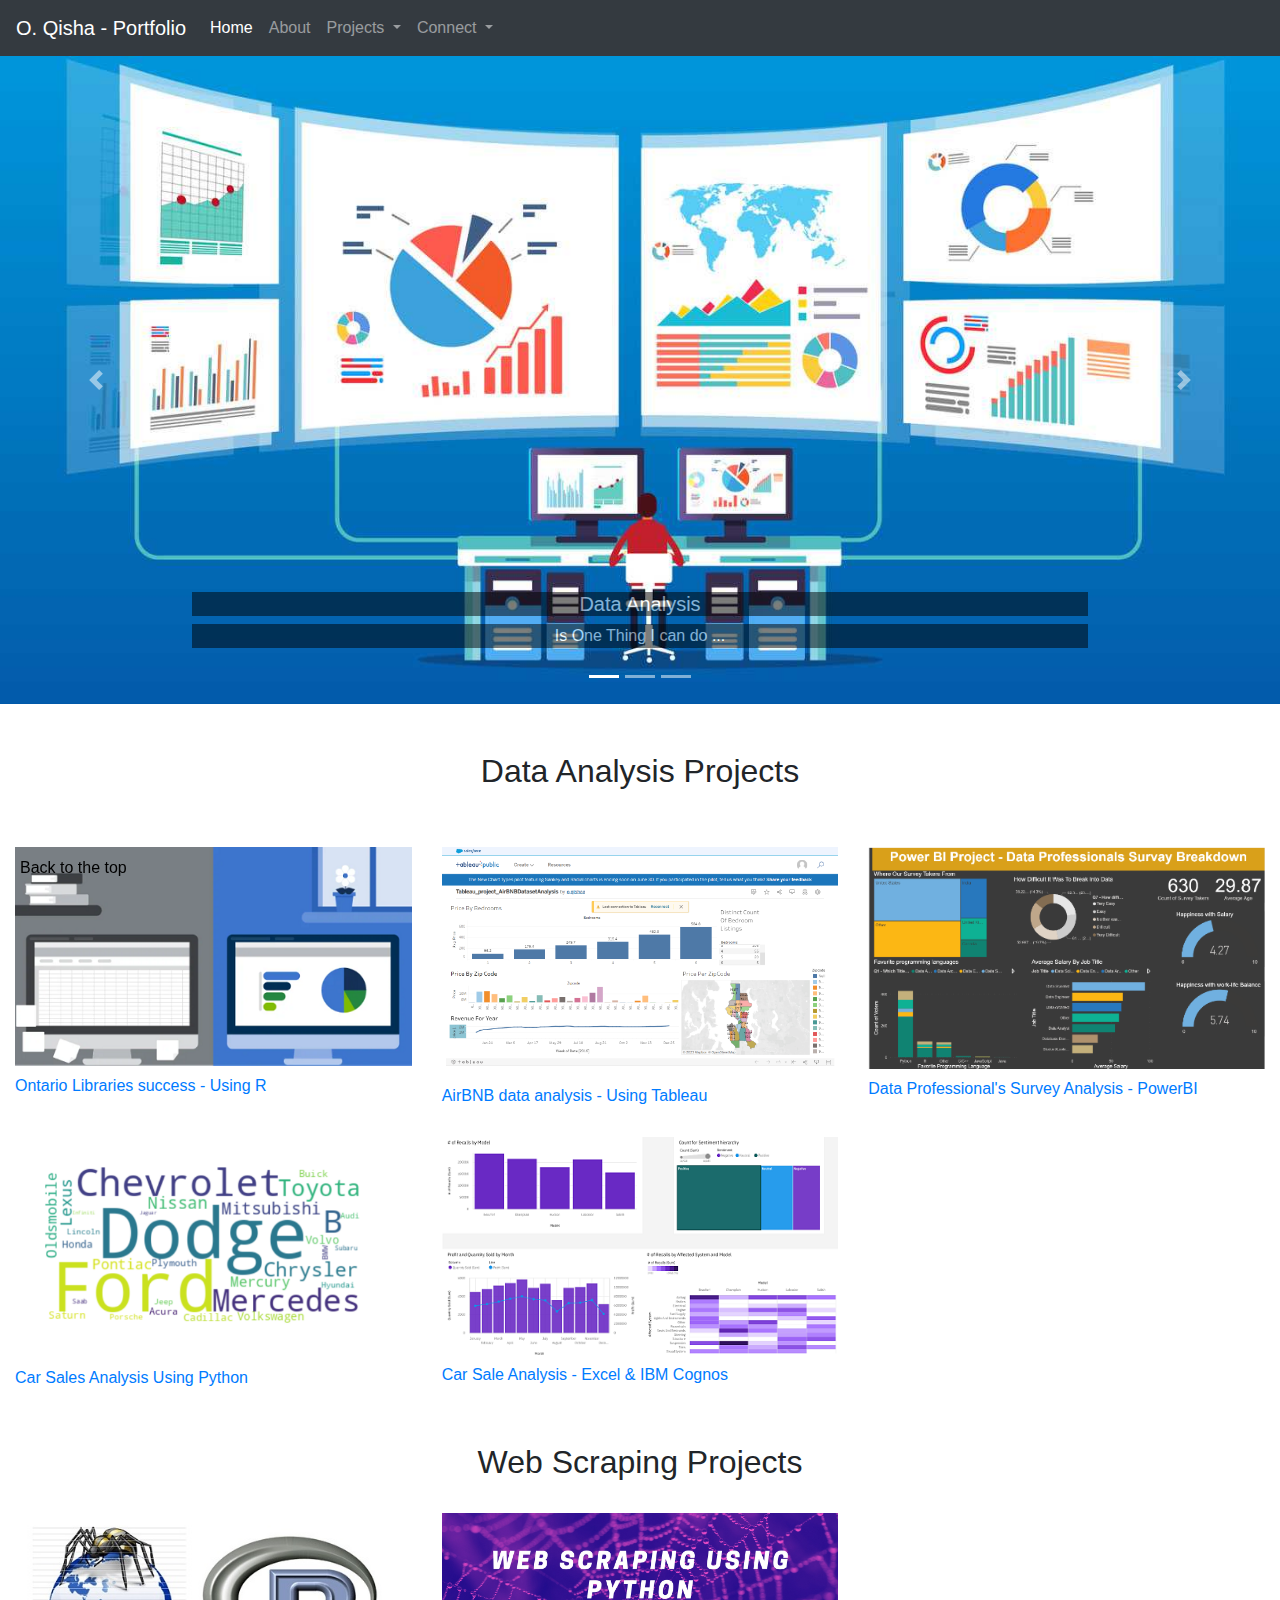
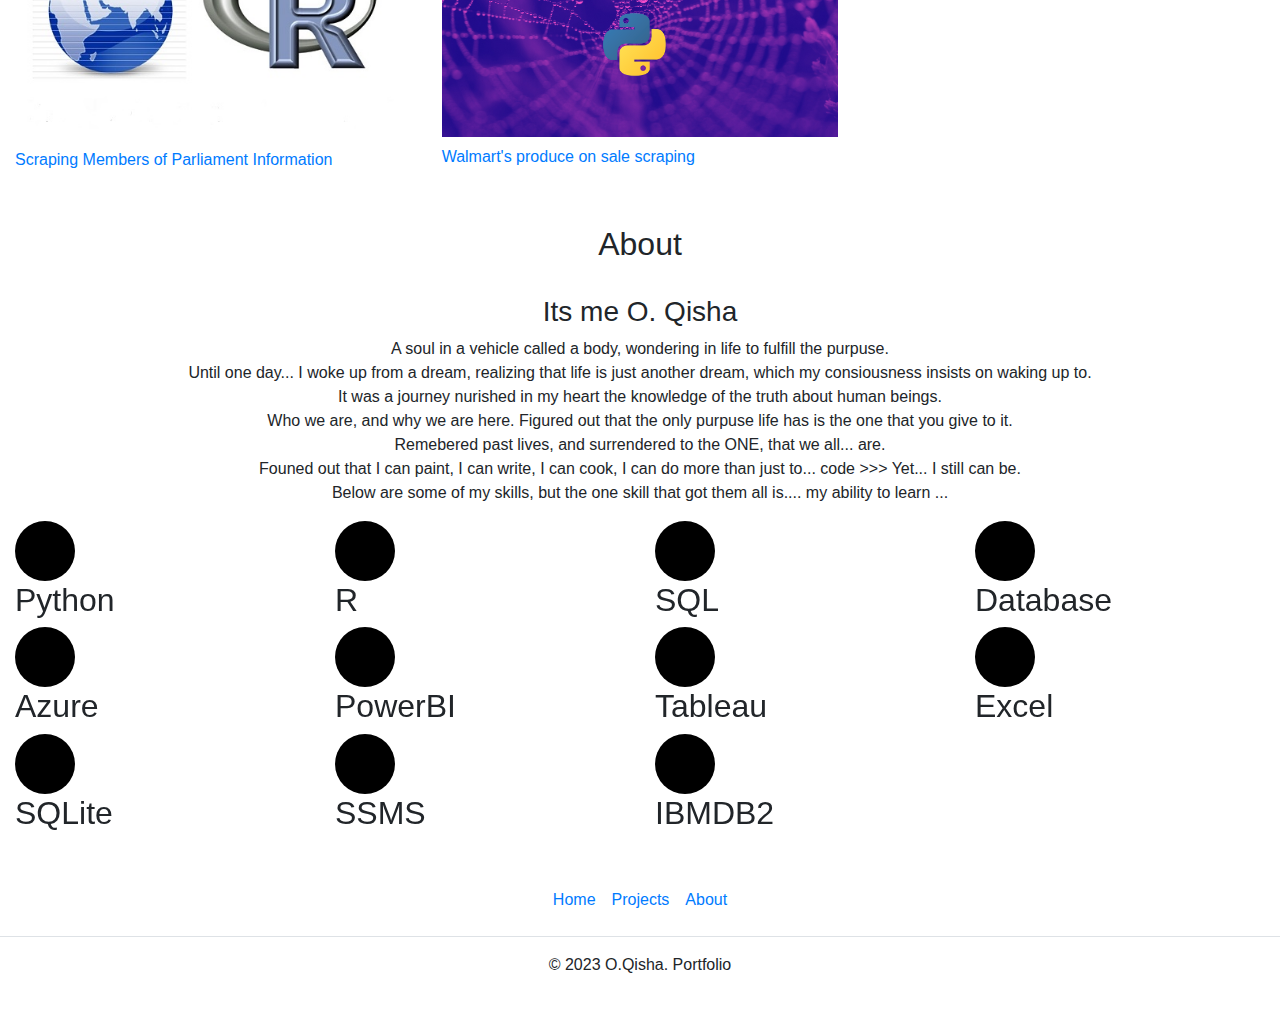
<file: index.html>
<!DOCTYPE html>
<html lang="en">
<head>
<title>Portfolio</title>
    <meta charset="UTF-8">
    <meta http-equiv="X-UA-Compatible" content="IE=edge">
    <meta name="viewport" content="width=device-width, initial-scale=1.0">
    <link rel="stylesheet" href="https://maxcdn.bootstrapcdn.com/bootstrap/4.5.2/css/bootstrap.min.css"/>
    <link rel="stylesheet" href="css/style.css"/>
    <style>
      h6{margin-top: 10px;}
    </style>
    

</head>
<body>
<nav class="navbar navbar-expand-lg navbar-dark bg-dark">
  <a class="navbar-brand" href="#">O. Qisha - Portfolio</a>
  <button class="navbar-toggler" type="button" data-toggle="collapse" data-target="#navbarSupportedContent" aria-controls="navbarSupportedContent" aria-expanded="false" aria-label="Toggle navigation">
    <span class="navbar-toggler-icon"></span>
  </button>

  <div class="collapse navbar-collapse" id="navbarSupportedContent">
    <ul class="navbar-nav mr-auto">
      <li class="nav-item active">
        <a class="nav-link" href="#">Home <span class="sr-only">(current)</span></a>
      </li>
      <li class="nav-item">
        <a class="nav-link" href="#about">About</a>
      </li>
      <li class="nav-item dropdown">
        <a class="nav-link dropdown-toggle" href="#" id="navbarDropdown" role="button" data-toggle="dropdown" aria-haspopup="true" aria-expanded="false">
          Projects
        </a>
        <div class="dropdown-menu" aria-labelledby="navbarDropdown">
          <a class="dropdown-item" href="#dataanalysisprojects">Data Analysis</a>
          <div class="dropdown-divider"></div>
          <a class="dropdown-item" href="#webscrapingprojects">Web Scraping</a>
          
        </div>
      </li>
      <li class="nav-item dropdown">
        <a class="nav-link dropdown-toggle" href="#" id="navbarDropdown" role="button" data-toggle="dropdown" aria-haspopup="true" aria-expanded="false">
          Connect
        </a>
        <div class="dropdown-menu" aria-labelledby="navbarDropdown">
          <a class="dropdown-item" href="https://www.linkedin.com/in/uhoudqisha/" target="_blanck">Linkedin</a>
          <div class="dropdown-divider"></div>
          <a class="dropdown-item" href="https://github.com/oqeshaaccc/" target="_blanck">GitHub</a>
          
        </div>
      </li>
       
    </ul>   
  </div>
</nav>

<div id="carouselExampleIndicators" class="carousel slide" data-ride="carousel">
  <ol class="carousel-indicators">
    <li data-target="#carouselExampleIndicators" data-slide-to="0" class="active"></li>
    <li data-target="#carouselExampleIndicators" data-slide-to="1"></li>
    <li data-target="#carouselExampleIndicators" data-slide-to="2"></li>
  </ol>
  <div class="carousel-inner">
   
    <div class="carousel-item active">
      <img class="d-block w-100" src="images/what-is-data-analyst.jpg" alt="Second Dashboard">
      <div class="carousel-caption d-none d-md-block">
            <h5 class="black">Data Analysis</h5>
            <p class="black">Is One Thing I can do ...</p>
      </div>
    </div>
    <div class="carousel-item">
      <img class="d-block w-100" src="images/skillsimage.png" alt="Third Dashboard">
      <div class="carousel-caption d-none d-md-block">
            <h5 class="black">Skills</h5>
            <p class="black">Python, SQL, EXCEL, IBMCognos, PowerBI, ... and more</p>
      </div>
    </div>

  </div>
  <a class="carousel-control-prev" href="#carouselExampleIndicators" role="button" data-slide="prev">
    <span class="carousel-control-prev-icon" aria-hidden="true"></span>
    <span class="sr-only">Previous</span>
  </a>
  <a class="carousel-control-next" href="#carouselExampleIndicators" role="button" data-slide="next">
    <span class="carousel-control-next-icon" aria-hidden="true"></span>
    <span class="sr-only">Next</span>
  </a>
</div>

<a id="dataanalysisprojects">
<section class="my-4">
    <div class="py-4">
        <h2 class="text-center">Data Analysis Projects</h2>
    </div>
    <div class="container-fluid">
        <div class="row">

          <div class="col-lg-4 col-md-4 col-12">
            <br/>
            <a href="library-r-project-inner.html" ><img src="images/library.png" class="img-fluid pd-3"/></a>
            <a href="library-r-project-inner.html" class="projectTitleR"><h6>Ontario Libraries success - Using R</h6></a>
         </div> 

        <div class="col-lg-4 col-md-4 col-12">
          <br/>
            <a href="tableau_project_inner.html" ><img src="images/tableau_project.png" class="img-fluid pd-3"/></a>
            <a href="tableau_project_inner.html" class="projectTitle"><h6>AirBNB data analysis - Using Tableau</h6></a>
         </div>
            
          <div class="col-lg-4 col-md-4 col-12">
            <br/>
            <a href="data_professionals_project_inner.html" ><img src="images/powerBISmallImage.png" class="img-fluid pd-3"/></a>
            <a href="data_professionals_project_inner.html" class="projectTitle"><h6>Data Professional's Survey Analysis - PowerBI</h6></a>
           </div>

           <div class="col-lg-4 col-md-4 col-12">
            <br/>
            <a href="with-python-visualization.html" ><img src="images/withPythonVisualization3.png" class="img-fluid pd-3"/></a>
            <a href="with-python-visualization.html" class="projectTitle"><h6>Car Sales Analysis Using Python</h6></a>
           </div>

            <div class="col-lg-4 col-md-4 col-12">
              <br/>
                <a href="project_inner.html" ><img src="images/ibmCognosSmall.png" class="img-fluid pd-3"/></a>
                <a href="project_inner.html" class="projectTitle"><h6>Car Sale Analysis - Excel & IBM Cognos</h6></a>
            </div>

            
            <!--<div class="col-lg-4 col-md-4 col-12">
              <a href="project_inner.html"><img src="images/da3.png" class="img-fluid pd-3"/></a>
              <a href="project_inner.html" class="projectTitle"><h4>Prorject 2 Title</h3></a>
            </div>
            <div class="col-lg-4 col-md-4 col-12">
              <a href="project_inner.html"><img src="images/da4.png" class="img-fluid pd-3"/></a>
              <a href="project_inner.html" class="projectTitle"><h4>Prorject 3 Title</h3></a>
        </div>!-->
    </div>
    </div>
</section>
</a>
<a id="webscrapingprojects">
<section class="my-4">
    <div class="py-4">
        <h2 class="text-center">Web Scraping Projects</h2>
    </div>
    <div class="container-fluid">
        <div class="row">
          <div class="col-lg-4 col-md-4 col-12">
            <a href="web-scraping-using-r-project-inner.html"><img src="images/Rscraping.jpg" class="img-fluid pd-3"/></a>
            <a href="web-scraping-using-r-project-inner.html" class="projectTitle"><h6>Scraping Members of Parliament Information</h6></a>
          </div>
          
            <div class="col-lg-4 col-md-4 col-12">
             
              <a href="web-scraping-project-inner.html"><img src="images/PythonScraping.png" class="img-fluid pd-3"/></a>
              <a href="web-scraping-project-inner.html" class="projectTitle"><h6>Walmart's produce on sale scraping</h6></a>
            </div>
            
</div>
    </div>
</section>
</a>


<a href="#" class="backtohomebutton">Back to the top</a>




<a id="about">
<section>
<div class="py-4">
    <h2 class="text-center">About</h2>
</div>
<div class="container-fluid">
    <h3 class="text-center">Its me O. Qisha</h3>
    <p class="text-center">
        A soul in a vehicle called a body, wondering in life to fulfill the purpuse.<br/>
        Until one day... I woke up from a dream, realizing that life is just another dream, which my consiousness insists on waking up to.
        <br/>
        It was a journey nurished in my heart the knowledge of the truth about human beings.<br/> Who we are, and why we are here.
        Figured out that the only purpuse life has is the one that you give to it.
        <br/>
        Remebered past lives, and surrendered to the ONE, that we all... are. <br/>
        Founed out that I can paint, I can write, I can cook, I can do more than just to... code >>> Yet... I still can be.
        <br/>
        Below are some of my skills, but the one skill that got them all is....  my ability to learn ...
      </p>
</div>
</section>
<div class="container-fluid">
<div class="row">
  <div class="col-lg-3">
    <svg class="bd-placeholder-img rounded-circle" width="60" height="60" xmlns="http://www.w3.org/2000/svg" role="img" aria-label="Placeholder" preserveAspectRatio="xMidYMid slice" focusable="false"><title>Placeholder</title><rect width="100%" height="100%" fill="var(--bs-secondary-color)"></rect></svg>
    <h2 class="fw-normal">Python</h2>
  </div><!-- /.col-lg-4 -->
  <div class="col-lg-3">
    <svg class="bd-placeholder-img rounded-circle" width="60" height="60" xmlns="http://www.w3.org/2000/svg" role="img" aria-label="Placeholder" preserveAspectRatio="xMidYMid slice" focusable="false"><title>Placeholder</title><rect width="100%" height="100%" fill="var(--bs-secondary-color)"></rect></svg>
    <h2 class="fw-normal">R</h2>
  </div><!-- /.col-lg-4 -->

  <div class="col-lg-3">
    <svg class="bd-placeholder-img rounded-circle" width="60" height="60" xmlns="http://www.w3.org/2000/svg" role="img" aria-label="Placeholder" preserveAspectRatio="xMidYMid slice" focusable="false"><title>Placeholder</title><rect width="100%" height="100%" fill="var(--bs-secondary-color)"></rect></svg>
    <h2 class="fw-normal">SQL</h2>
  </div><!-- /.col-lg-4 -->
  <div class="col-lg-3">
    <svg class="bd-placeholder-img rounded-circle" width="60" height="60" xmlns="http://www.w3.org/2000/svg" role="img" aria-label="Placeholder" preserveAspectRatio="xMidYMid slice" focusable="false"><title>Placeholder</title><rect width="100%" height="100%" fill="var(--bs-secondary-color)"></rect></svg>
    <h2 class="fw-normal">Database</h2>
  </div><!-- /.col-lg-4 -->
  <div class="col-lg-3">
    <svg class="bd-placeholder-img rounded-circle" width="60" height="60" xmlns="http://www.w3.org/2000/svg" role="img" aria-label="Placeholder" preserveAspectRatio="xMidYMid slice" focusable="false"><title>Placeholder</title><rect width="100%" height="100%" fill="var(--bs-secondary-color)"></rect></svg>
    <h2 class="fw-normal">Azure</h2>
  </div><!-- /.col-lg-4 -->
  <div class="col-lg-3">
    <svg class="bd-placeholder-img rounded-circle" width="60" height="60" xmlns="http://www.w3.org/2000/svg" role="img" aria-label="Placeholder" preserveAspectRatio="xMidYMid slice" focusable="false"><title>Placeholder</title><rect width="100%" height="100%" fill="var(--bs-secondary-color)"></rect></svg>
    <h2 class="fw-normal">PowerBI</h2>
  </div><!-- /.col-lg-4 -->
  <div class="col-lg-3">
    <svg class="bd-placeholder-img rounded-circle" width="60" height="60" xmlns="http://www.w3.org/2000/svg" role="img" aria-label="Placeholder" preserveAspectRatio="xMidYMid slice" focusable="false"><title>Placeholder</title><rect width="100%" height="100%" fill="var(--bs-secondary-color)"></rect></svg>
    <h2 class="fw-normal">Tableau</h2>
  </div><!-- /.col-lg-4 -->
  <div class="col-lg-3">
    <svg class="bd-placeholder-img rounded-circle" width="60" height="60" xmlns="http://www.w3.org/2000/svg" role="img" aria-label="Placeholder" preserveAspectRatio="xMidYMid slice" focusable="false"><title>Placeholder</title><rect width="100%" height="100%" fill="var(--bs-secondary-color)"></rect></svg>
    <h2 class="fw-normal">Excel</h2>
  </div><!-- /.col-lg-4 -->
  <div class="col-lg-3">
    <svg class="bd-placeholder-img rounded-circle" width="60" height="60" xmlns="http://www.w3.org/2000/svg" role="img" aria-label="Placeholder" preserveAspectRatio="xMidYMid slice" focusable="false"><title>Placeholder</title><rect width="100%" height="100%" fill="var(--bs-secondary-color)"></rect></svg>
    <h2 class="fw-normal">SQLite</h2>
  </div><!-- /.col-lg-4 -->
  <div class="col-lg-3">
    <svg class="bd-placeholder-img rounded-circle" width="60" height="60" xmlns="http://www.w3.org/2000/svg" role="img" aria-label="Placeholder" preserveAspectRatio="xMidYMid slice" focusable="false"><title>Placeholder</title><rect width="100%" height="100%" fill="var(--bs-secondary-color)"></rect></svg>
    <h2 class="fw-normal">SSMS</h2>
  </div><!-- /.col-lg-4 -->
  <div class="col-lg-3">
    <svg class="bd-placeholder-img rounded-circle" width="60" height="60" xmlns="http://www.w3.org/2000/svg" role="img" aria-label="Placeholder" preserveAspectRatio="xMidYMid slice" focusable="false"><title>Placeholder</title><rect width="100%" height="100%" fill="var(--bs-secondary-color)"></rect></svg>
    <h2 class="fw-normal">IBMDB2</h2>
  </div><!-- /.col-lg-4 -->
  
  
  
</div>
</div>
<footer class="py-3 my-4">
  <ul class="nav justify-content-center border-bottom pb-3 mb-3">
    <li class="nav-item"><a href="index.html" class="nav-link px-2 text-body-secondary">Home</a></li>
    <li class="nav-item"><a href="index.html#dataanalysisprojects" class="nav-link px-2 text-body-secondary">Projects</a></li>
    <li class="nav-item"><a href="index.html#about" class="nav-link px-2 text-body-secondary">About</a></li>
  </ul>
  <p class="text-center text-body-secondary">© 2023 O.Qisha. Portfolio</p>
</footer>
</a>
    <script src="https://ajax.googleapis.com/ajax/libs/jquery/3.5.1/jquery.min.js"></script>
    <script src="https://maxcdn.bootstrapcdn.com/bootstrap/4.5.2/js/bootstrap.min.js"></script>    
    
</body>
</html>
</file>
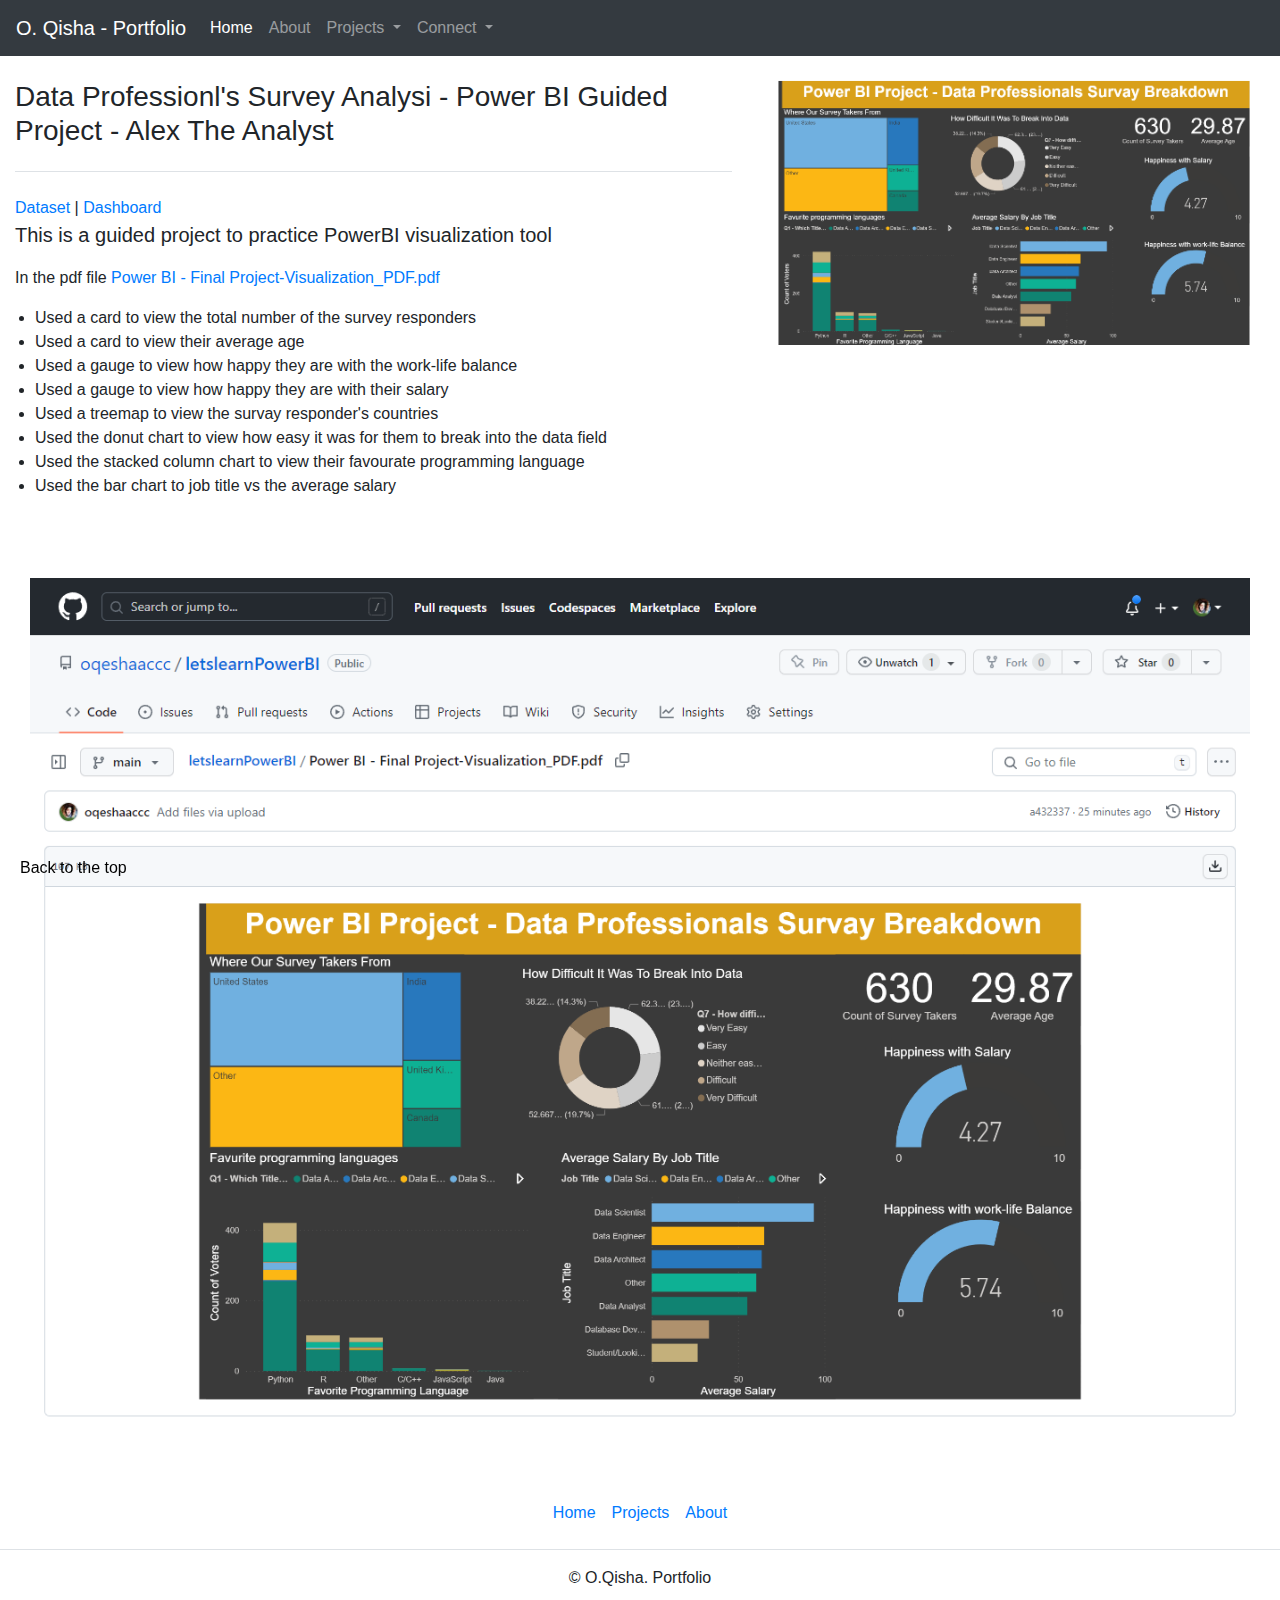
<file: data_professionals_project_inner.html>
<!DOCTYPE html>
<html lang="en">
<head>
<title>Portfolio</title>
    <meta charset="UTF-8">
    <meta http-equiv="X-UA-Compatible" content="IE=edge">
    <meta name="viewport" content="width=device-width, initial-scale=1.0">
    <link rel="stylesheet" href="https://maxcdn.bootstrapcdn.com/bootstrap/4.5.2/css/bootstrap.min.css"/>
    <link rel="stylesheet" href="css/style.css"/>

</head>
<body>
<nav class="navbar navbar-expand-lg navbar-dark bg-dark">
  <a class="navbar-brand" href="index.html">O. Qisha - Portfolio</a>
  <button class="navbar-toggler" type="button" data-toggle="collapse" data-target="#navbarSupportedContent" aria-controls="navbarSupportedContent" aria-expanded="false" aria-label="Toggle navigation">
    <span class="navbar-toggler-icon"></span>
  </button>

  <div class="collapse navbar-collapse" id="navbarSupportedContent">
    <ul class="navbar-nav mr-auto">
      <li class="nav-item active">
        <a class="nav-link" href="index.html">Home <span class="sr-only">(current)</span></a>
      </li>
      <li class="nav-item">
        <a class="nav-link" href="index.html#about">About</a>
      </li>
      <li class="nav-item dropdown">
        <a class="nav-link dropdown-toggle" href="#" id="navbarDropdown" role="button" data-toggle="dropdown" aria-haspopup="true" aria-expanded="false">
          Projects
        </a>
        <div class="dropdown-menu" aria-labelledby="navbarDropdown">
          <a class="dropdown-item" href="index.html#dataanalysisprojects">Data Analysis</a>
          <div class="dropdown-divider"></div>
          <a class="dropdown-item" href="index.html#webscrapingprojects">Web Scraping</a>
          
        </div>
      </li>
      <li class="nav-item dropdown">
        <a class="nav-link dropdown-toggle" href="#" id="navbarDropdown" role="button" data-toggle="dropdown" aria-haspopup="true" aria-expanded="false">
          Connect
        </a>
        <div class="dropdown-menu" aria-labelledby="navbarDropdown">
          <a class="dropdown-item" href="https://www.linkedin.com/in/uhoudqisha/">Linkedin</a>
          <div class="dropdown-divider"></div>
          <a class="dropdown-item" href="https://github.com/oqeshaaccc/">GitHub</a>
          
        </div>
      </li>
       
    </ul>   
  </div>
</nav><div class="col-md-12">
<br/>
  <div class="row featurette">
    <div class="col-md-7">
      <h3 class="pb-4 mb-4 fst-italic border-bottom">
        Data Professionl's Survey Analysi - Power BI Guided Project - Alex The Analyst
      </h3>
      <a  target="_blank" href="https://github.com/oqeshaaccc/letslearnPowerBI/blob/main/Power%20BI%20-%20Final%20Project.xlsx">Dataset</a>
      |
      <a  target="_blank" href="https://github.com/oqeshaaccc/letslearnPowerBI/blob/main/Power%20BI%20-%20Final%20Project-Visualization_PDF.pdf">Dashboard</a>
      <br/>
      <p class="lead">This is a guided project to practice PowerBI visualization tool
        <br/>
 
        
      <p>In the pdf file <a href="https://github.com/oqeshaaccc/letslearnPowerBI/blob/main/Power%20BI%20-%20Final%20Project-Visualization_PDF.pdf" target="_blank">Power BI - Final Project-Visualization_PDF.pdf</a></p>
        <ul class="ulstyle">
          <li>Used a card to view the total number of the survey responders</li>
          <li>Used a card to view their average age</li>
          <li>Used a gauge to view how happy they are with the work-life balance</li>
          <li>Used a gauge to view how happy they are with their salary</li>

          <li>Used a treemap to view the survay responder's countries </li>
          <li>Used the donut chart to view how easy it was for them to break into the data field</li>
          <li>Used the stacked column chart to view their favourate programming language</li>
          <li>Used the bar chart to job title vs the average salary</li>
        </ul>

      <br/>
      
        
              
        </p>
    </div>
    <div class="col-md-5">
      <!--<svg class="bd-placeholder-img bd-placeholder-img-lg featurette-image img-fluid mx-auto" width="500" height="500" xmlns="http://www.w3.org/2000/svg" role="img" aria-label="Placeholder: 500x500" preserveAspectRatio="xMidYMid slice" focusable="false"><title>Placeholder</title><rect width="100%" height="100%" fill="var(--bs-secondary-bg)"></rect><text x="50%" y="50%" fill="var(--bs-secondary-color)" dy=".3em">500x500</text></svg>
      !--><img src="images/powerBISmallImage.png" class="col-md-12"/>
    </div>

    
  </div>
<br/>
  <img src="images/powerBIImagePDF.png" class="col-md-12"/>
<br/>
    <a href="#" class="backtohomebutton">Back to the top</a>
</div>



<footer class="py-3 my-4">
    <ul class="nav justify-content-center border-bottom pb-3 mb-3">
      <li class="nav-item"><a href="index.html" class="nav-link px-2 text-body-secondary">Home</a></li>
      <li class="nav-item"><a href="index.html#dataanalysisprojects" class="nav-link px-2 text-body-secondary">Projects</a></li>
      <li class="nav-item"><a href="index.html#about" class="nav-link px-2 text-body-secondary">About</a></li>
    </ul>
    <p class="text-center text-body-secondary">© O.Qisha. Portfolio</p>
  </footer>


    <script src="https://ajax.googleapis.com/ajax/libs/jquery/3.5.1/jquery.min.js"></script>
    <script src="https://maxcdn.bootstrapcdn.com/bootstrap/4.5.2/js/bootstrap.min.js"></script>    
</body>
</html>
</file>
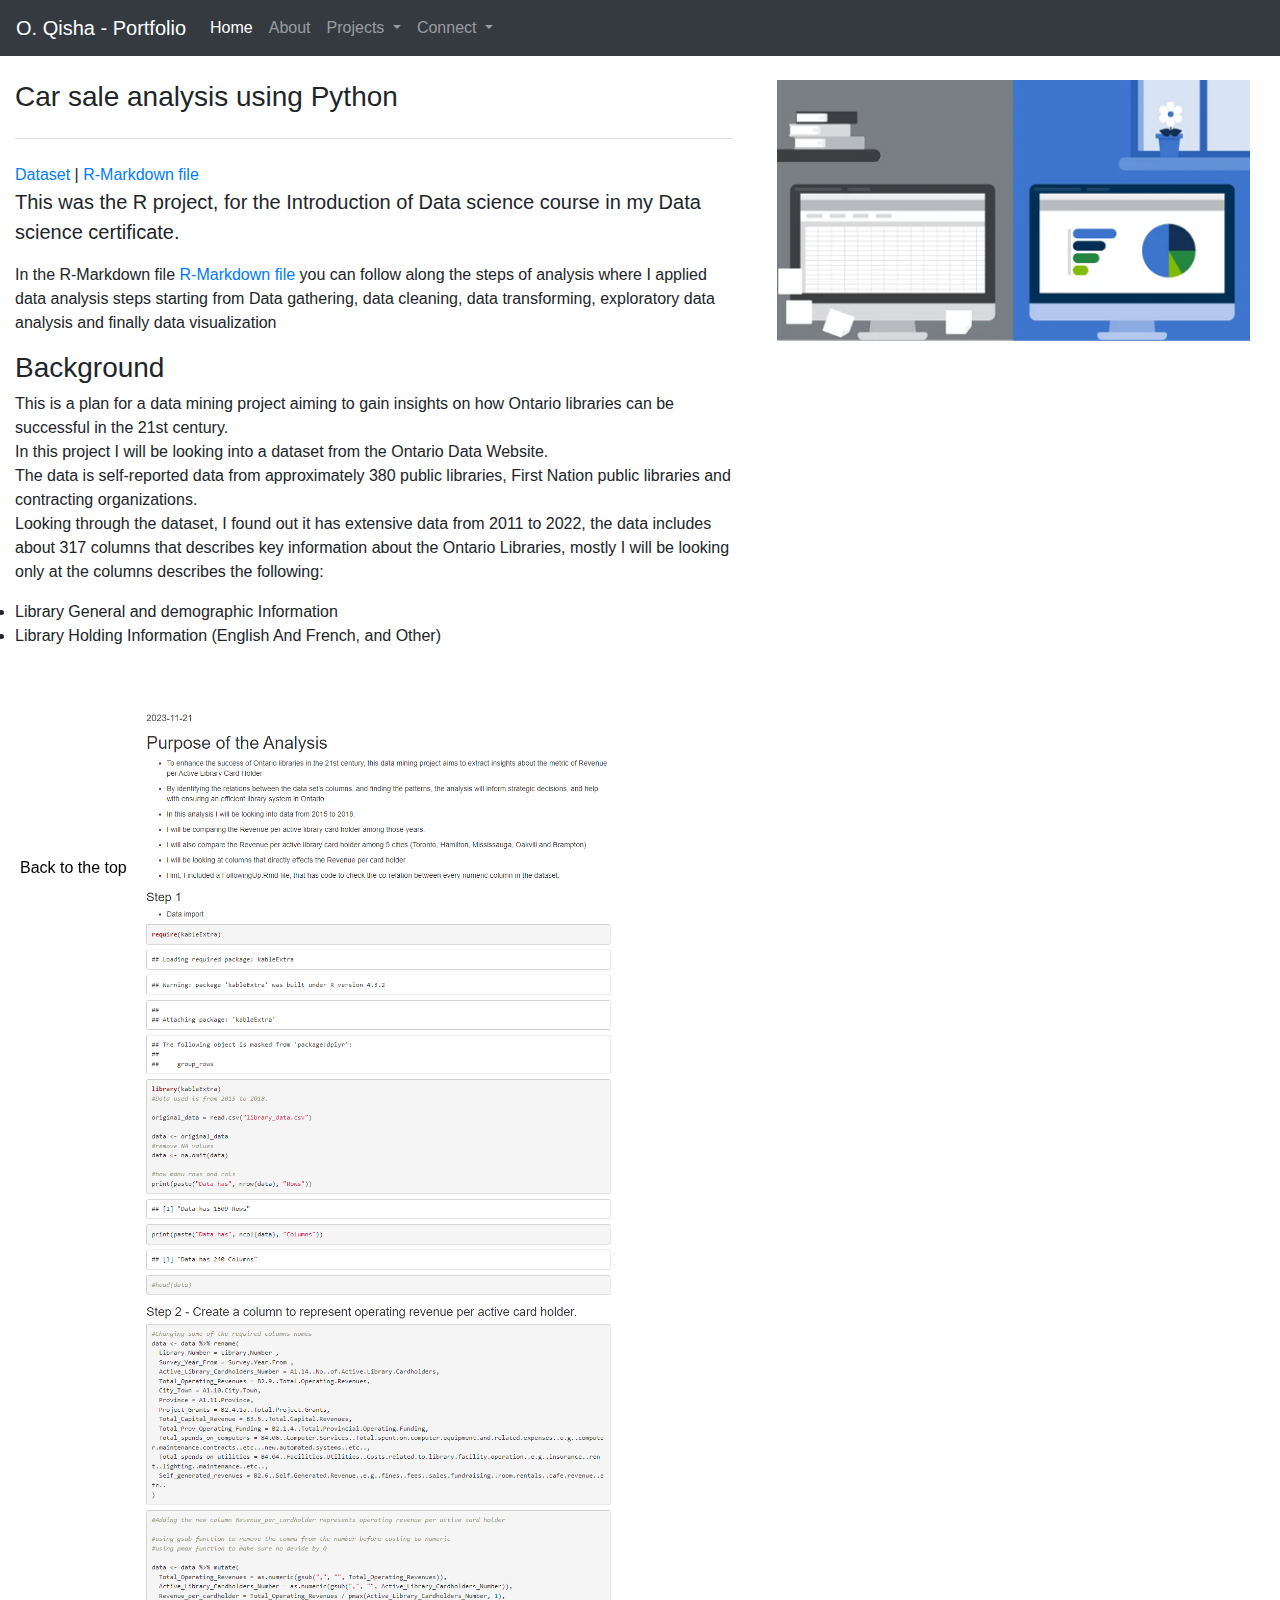
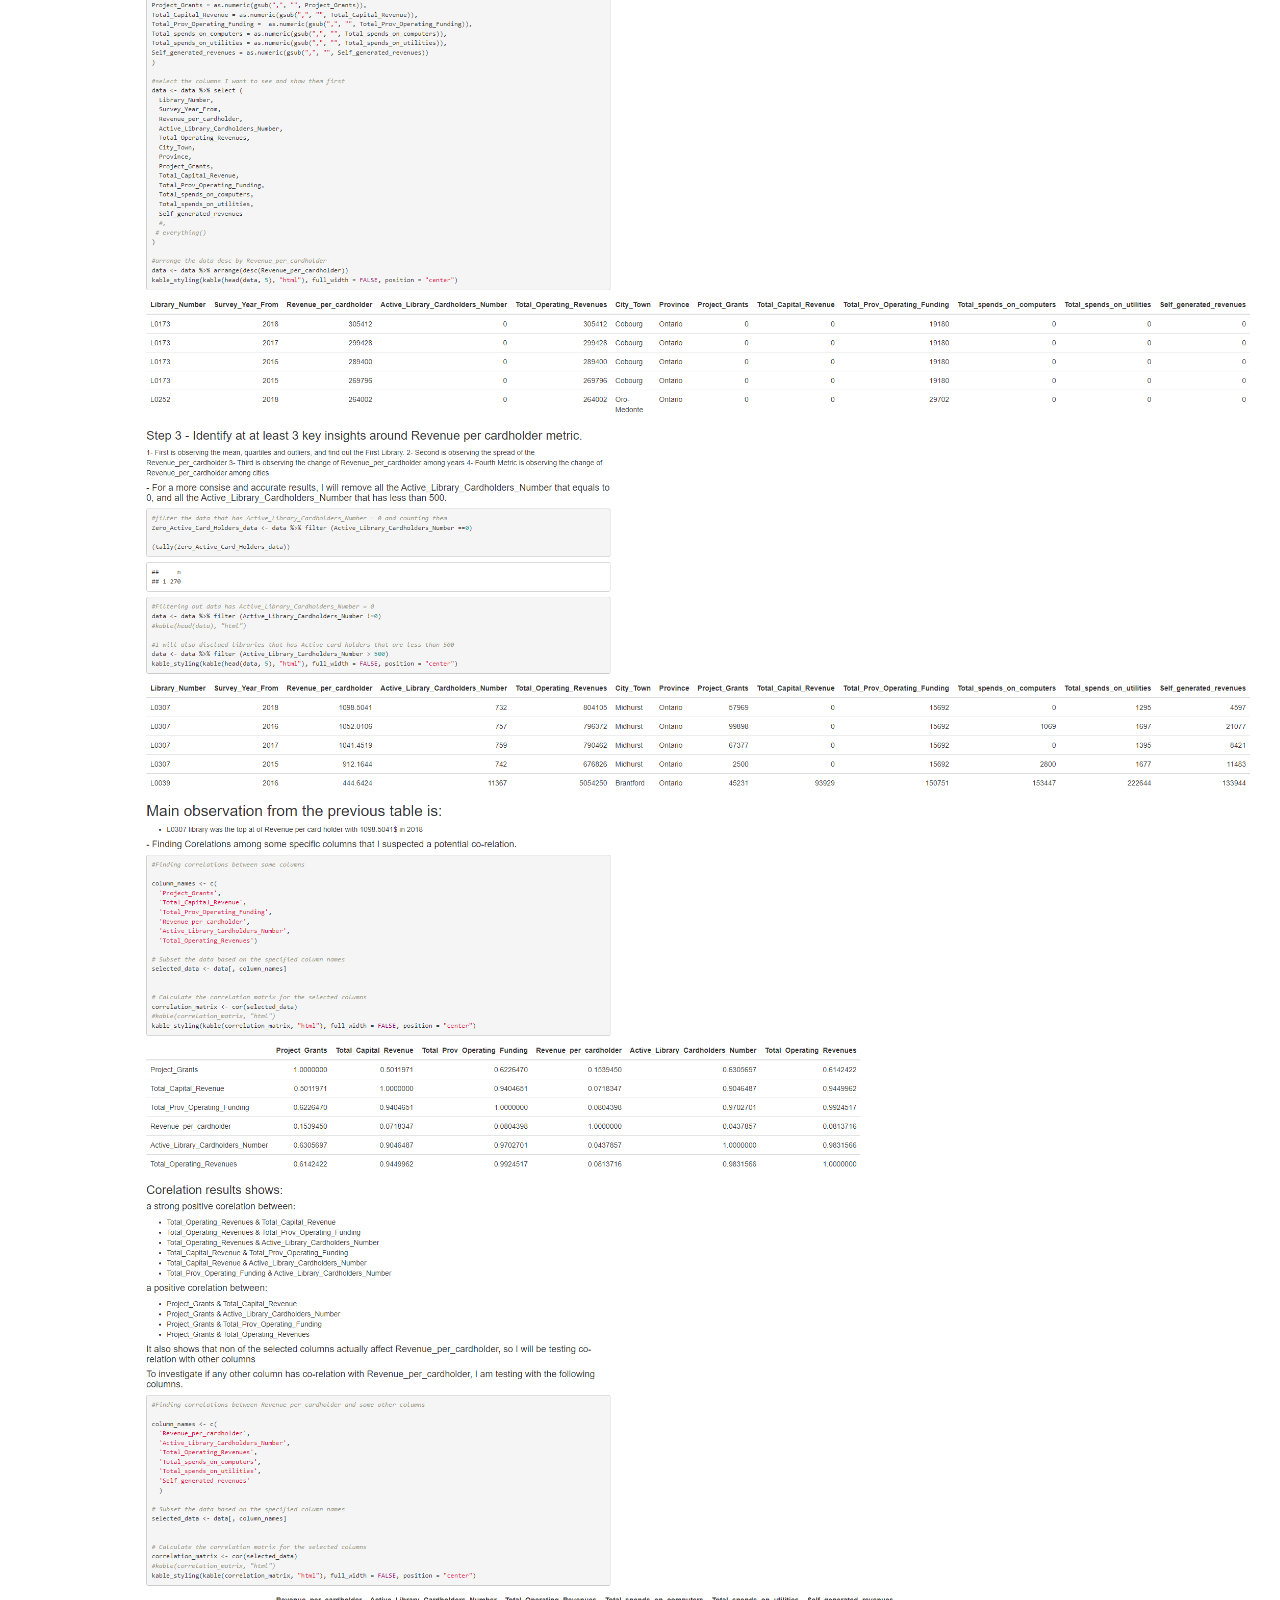
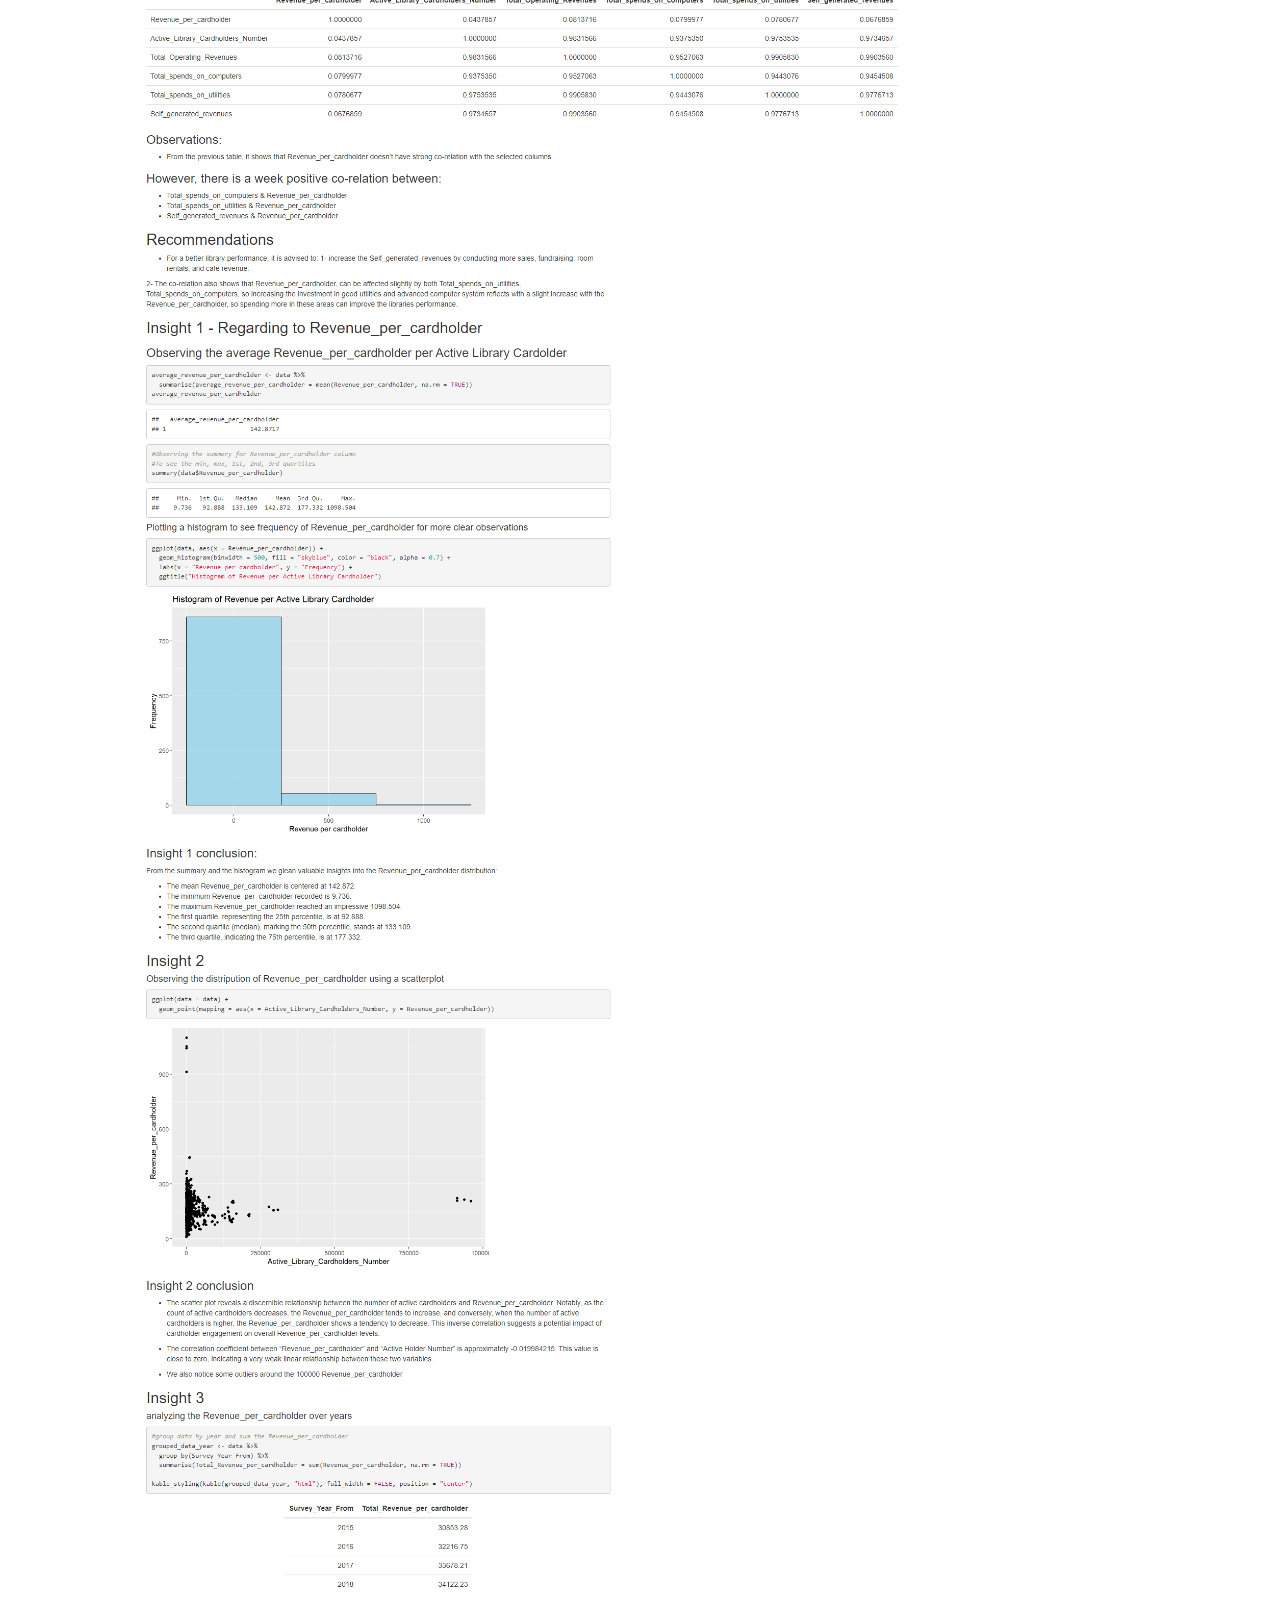
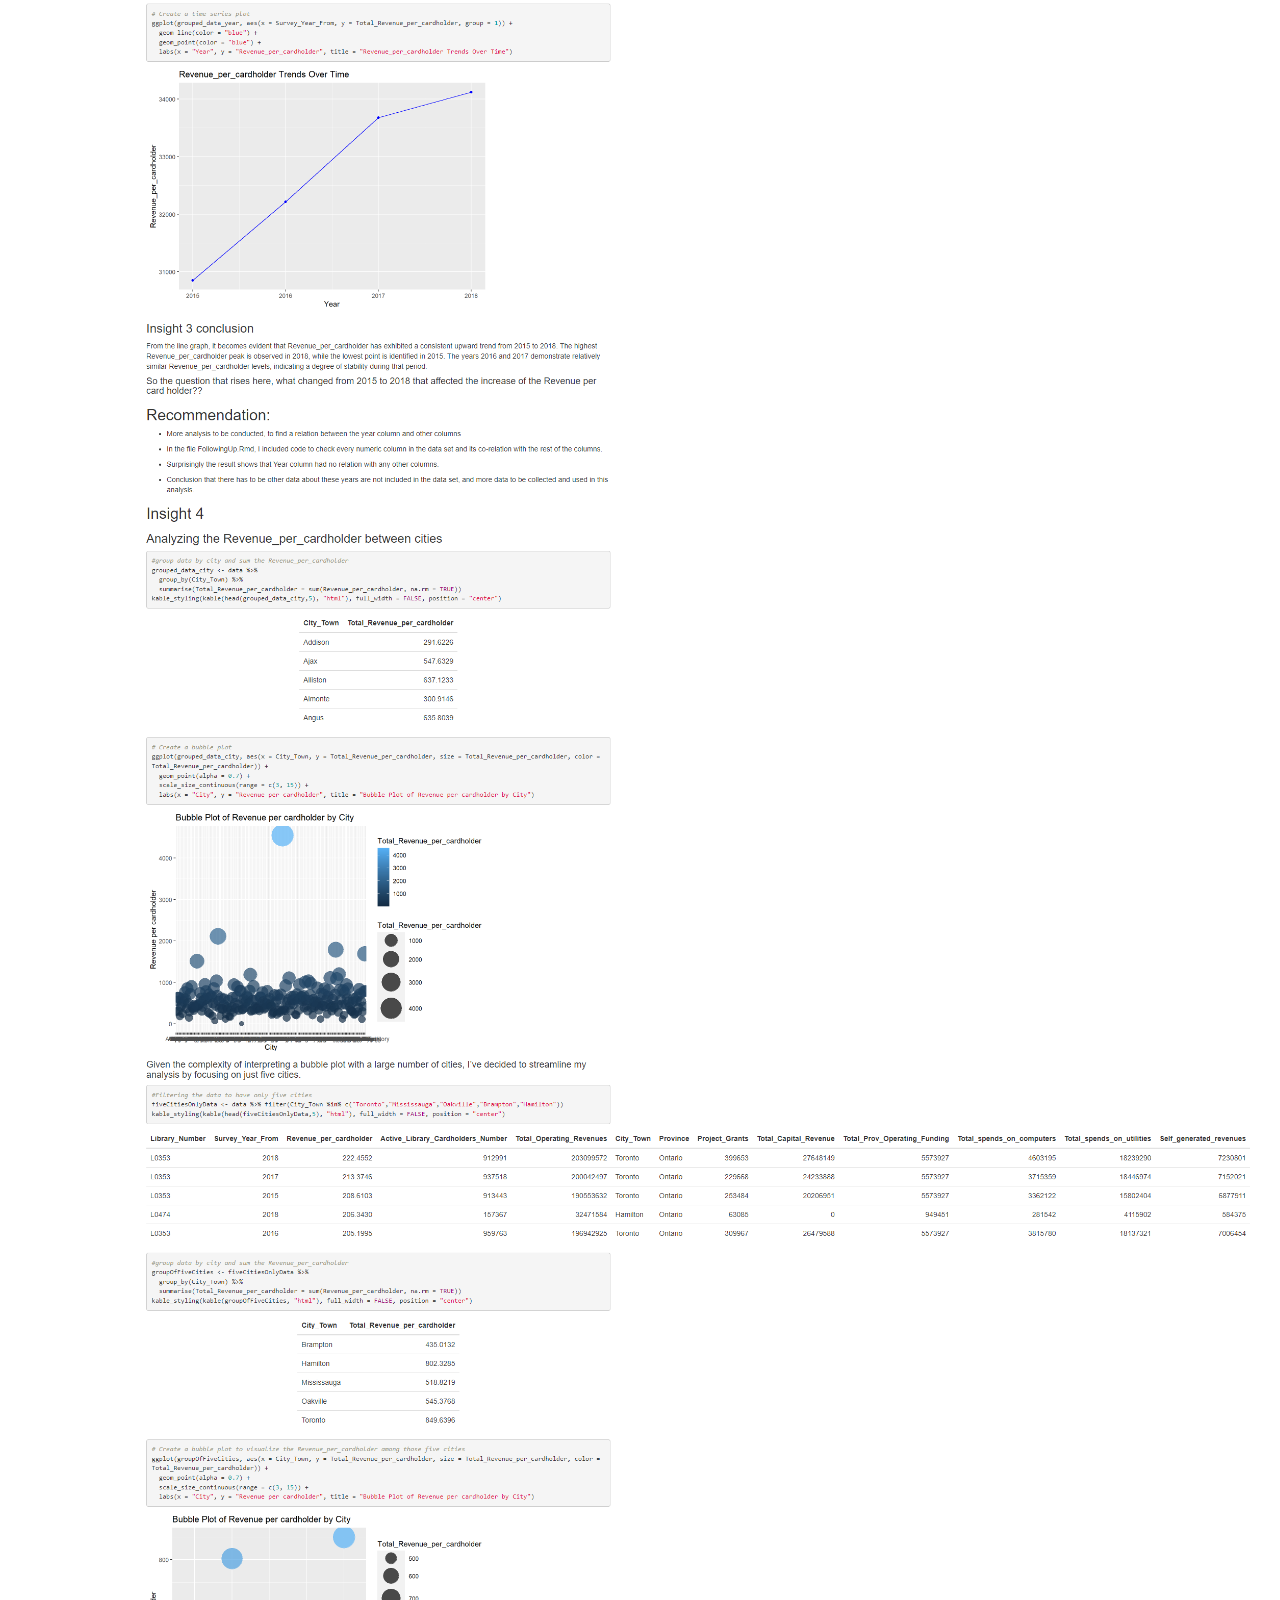
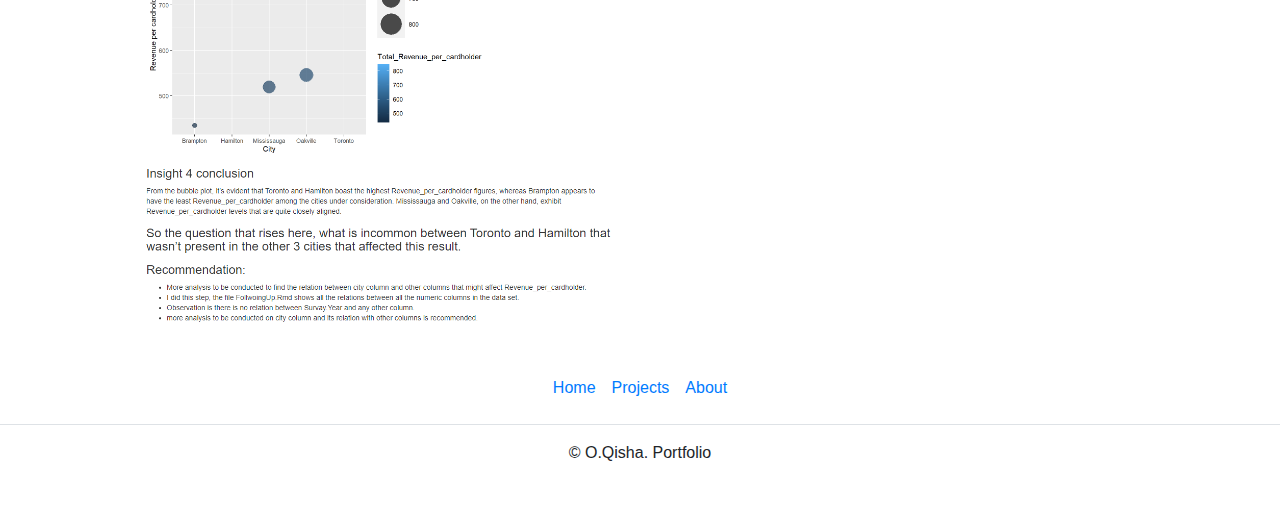
<file: library-r-project-inner.html>
<!DOCTYPE html>
<html lang="en">
<head>
<title>Portfolio</title>
    <meta charset="UTF-8">
    <meta http-equiv="X-UA-Compatible" content="IE=edge">
    <meta name="viewport" content="width=device-width, initial-scale=1.0">
    <link rel="stylesheet" href="https://maxcdn.bootstrapcdn.com/bootstrap/4.5.2/css/bootstrap.min.css"/>
    <link rel="stylesheet" href="css/style.css"/>

</head>
<body>
<nav class="navbar navbar-expand-lg navbar-dark bg-dark">
  <a class="navbar-brand" href="index.html">O. Qisha - Portfolio</a>
  <button class="navbar-toggler" type="button" data-toggle="collapse" data-target="#navbarSupportedContent" aria-controls="navbarSupportedContent" aria-expanded="false" aria-label="Toggle navigation">
    <span class="navbar-toggler-icon"></span>
  </button>

  <div class="collapse navbar-collapse" id="navbarSupportedContent">
    <ul class="navbar-nav mr-auto">
      <li class="nav-item active">
        <a class="nav-link" href="index.html">Home <span class="sr-only">(current)</span></a>
      </li>
      <li class="nav-item">
        <a class="nav-link" href="index.html#about">About</a>
      </li>
      <li class="nav-item dropdown">
        <a class="nav-link dropdown-toggle" href="#" id="navbarDropdown" role="button" data-toggle="dropdown" aria-haspopup="true" aria-expanded="false">
          Projects
        </a>
        <div class="dropdown-menu" aria-labelledby="navbarDropdown">
          <a class="dropdown-item" href="index.html#dataanalysisprojects">Data Analysis</a>
          <div class="dropdown-divider"></div>
          <a class="dropdown-item" href="index.html#webscrapingprojects">Web Scraping</a>
          
        </div>
      </li>
      <li class="nav-item dropdown">
        <a class="nav-link dropdown-toggle" href="#" id="navbarDropdown" role="button" data-toggle="dropdown" aria-haspopup="true" aria-expanded="false">
          Connect
        </a>
        <div class="dropdown-menu" aria-labelledby="navbarDropdown">
          <a class="dropdown-item" href="https://www.linkedin.com/in/uhoudqisha/">Linkedin</a>
          <div class="dropdown-divider"></div>
          <a class="dropdown-item" href="https://github.com/oqeshaaccc/">GitHub</a>
          
        </div>
      </li>
       
    </ul>   
  </div>
</nav><div class="col-md-12">
<br/>
  <div class="row featurette">
    <div class="col-md-7">
      <h3 class="pb-4 mb-4 fst-italic border-bottom">
        Car sale analysis using Python
      </h3>
      <a target="_blank" href="https://github.com/oqeshaaccc/R_DataAnalysisProject/blob/main/library_data.csv">Dataset</a>
      |
      <a target="_blank" href="https://github.com/oqeshaaccc/R_DataAnalysisProject/blob/main/DataCommunicationPng.png">R-Markdown file</a>
      <br/>
      <p class="lead">This was the R project, for the Introduction of Data science course in my Data science certificate.
        <br/>
        
        
      <p>In the R-Markdown file <a href="https://github.com/oqeshaaccc/R_DataAnalysisProject/blob/main/DataCommunicationPng.png" target="bl
        ">R-Markdown file</a> you can follow along the steps of analysis where I applied data analysis steps starting from Data gathering, data cleaning, data transforming, exploratory data analysis and finally data visualization</p>
        <h3>Background</h3>
        <p>
          This is a plan for a data mining project aiming to gain insights on how Ontario
          libraries can be successful in the 21st century.<br/>

          In this project I will be looking into a dataset from the Ontario Data Website.<br/>

          The data is self-reported data from approximately 380 public libraries, First Nation
          public libraries and contracting organizations.<br/>

          Looking through the dataset, I found out it has extensive data from 2011 to 2022, the
          data includes about 317 columns that describes key information about the Ontario
          Libraries, mostly I will be looking only at the columns describes the following:<br/>
          <ul>
         <li>Library General and demographic Information</li>
          <li>Library Holding Information (English And French, and Other)</li>
        </ul>
          </p>
            <br/>
      
        
    </div>
    <div class="col-md-5">
      <!--<svg class="bd-placeholder-img bd-placeholder-img-lg featurette-image img-fluid mx-auto" width="500" height="500" xmlns="http://www.w3.org/2000/svg" role="img" aria-label="Placeholder: 500x500" preserveAspectRatio="xMidYMid slice" focusable="false"><title>Placeholder</title><rect width="100%" height="100%" fill="var(--bs-secondary-bg)"></rect><text x="50%" y="50%" fill="var(--bs-secondary-color)" dy=".3em">500x500</text></svg>
      !--><img src="images/library.png" class="col-md-12"/>
    </div>

    
  </div>
  <br/>
  <img src="images/DataCommunicationPng.png" class="col-md-12"/>
  <br/>

  <a href="#" class="backtohomebutton">Back to the top</a>
</div>



<footer class="py-3 my-4">
    <ul class="nav justify-content-center border-bottom pb-3 mb-3">
      <li class="nav-item"><a href="index.html" class="nav-link px-2 text-body-secondary">Home</a></li>
      <li class="nav-item"><a href="index.html#dataanalysisprojects" class="nav-link px-2 text-body-secondary">Projects</a></li>
      <li class="nav-item"><a href="index.html#about" class="nav-link px-2 text-body-secondary">About</a></li>
    </ul>
    <p class="text-center text-body-secondary">© O.Qisha. Portfolio</p>
  </footer>


    <script src="https://ajax.googleapis.com/ajax/libs/jquery/3.5.1/jquery.min.js"></script>
    <script src="https://maxcdn.bootstrapcdn.com/bootstrap/4.5.2/js/bootstrap.min.js"></script>    
</body>
</html>
</file>
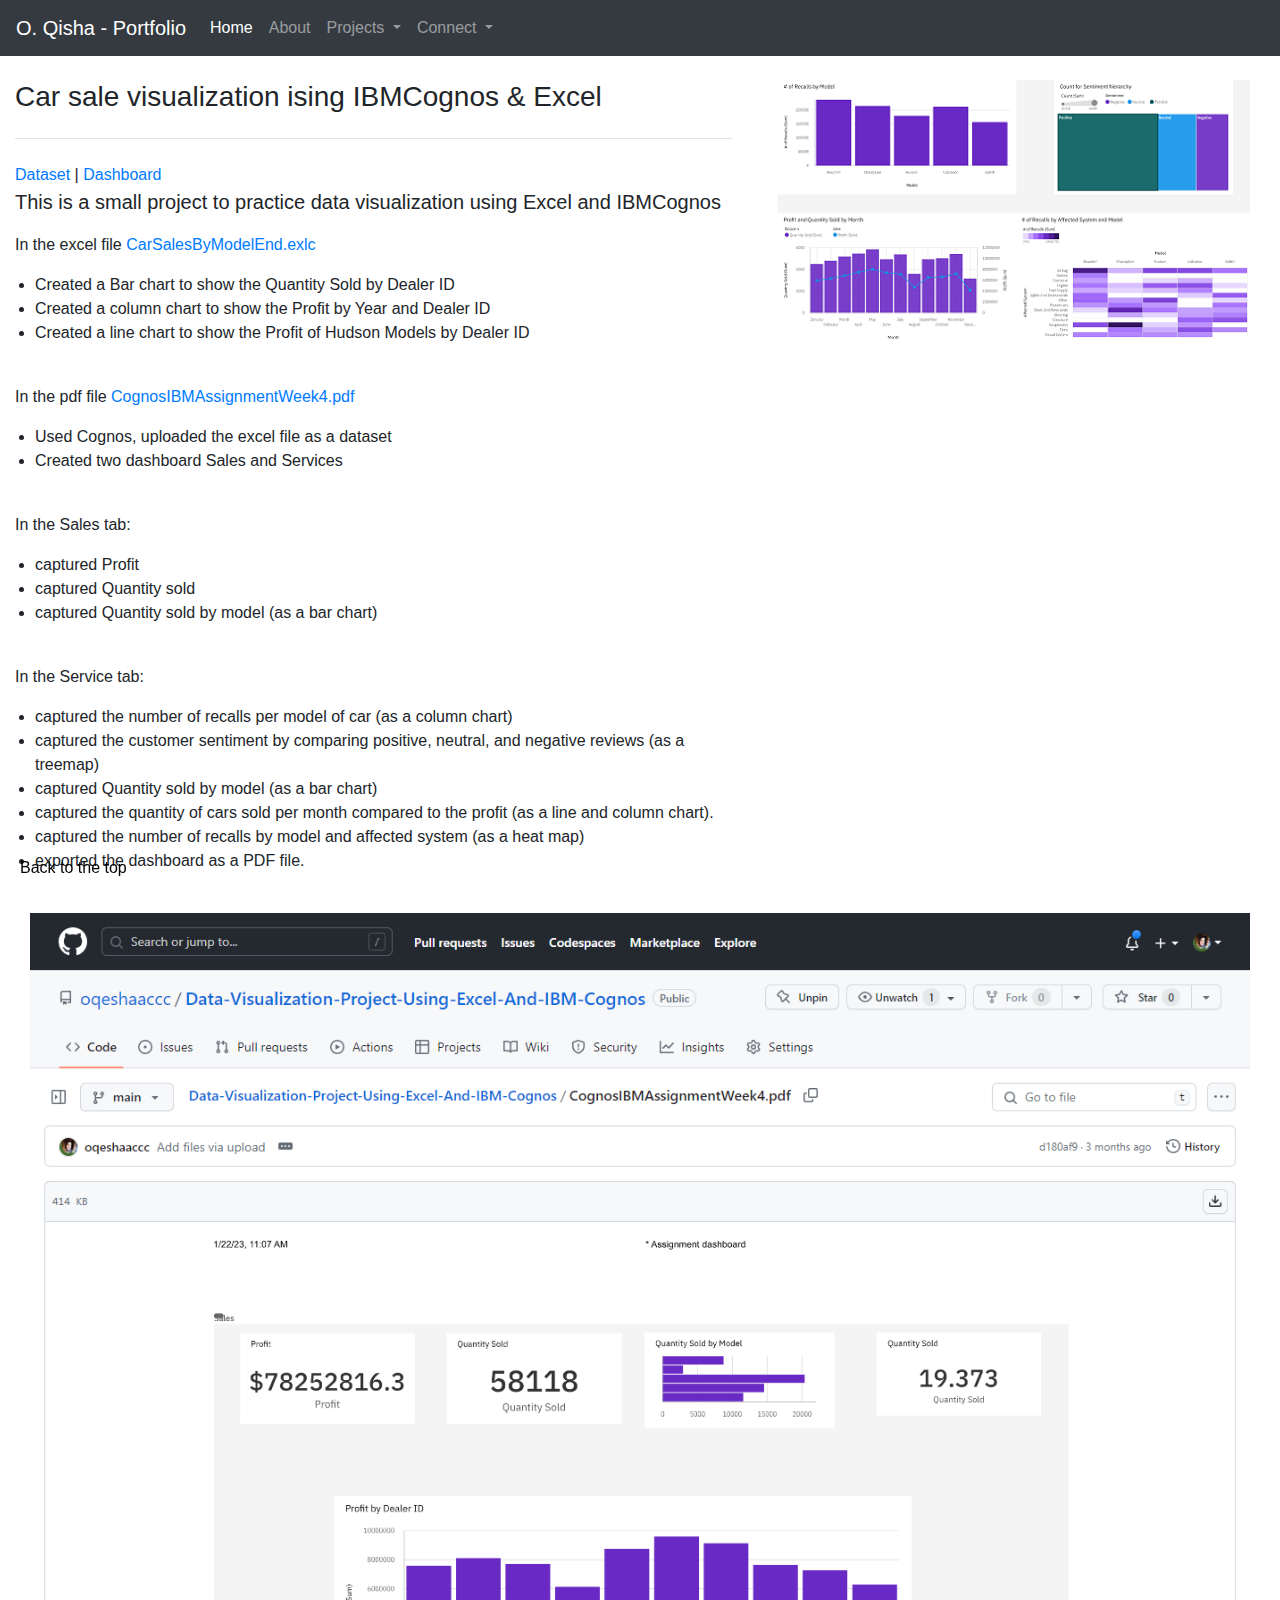
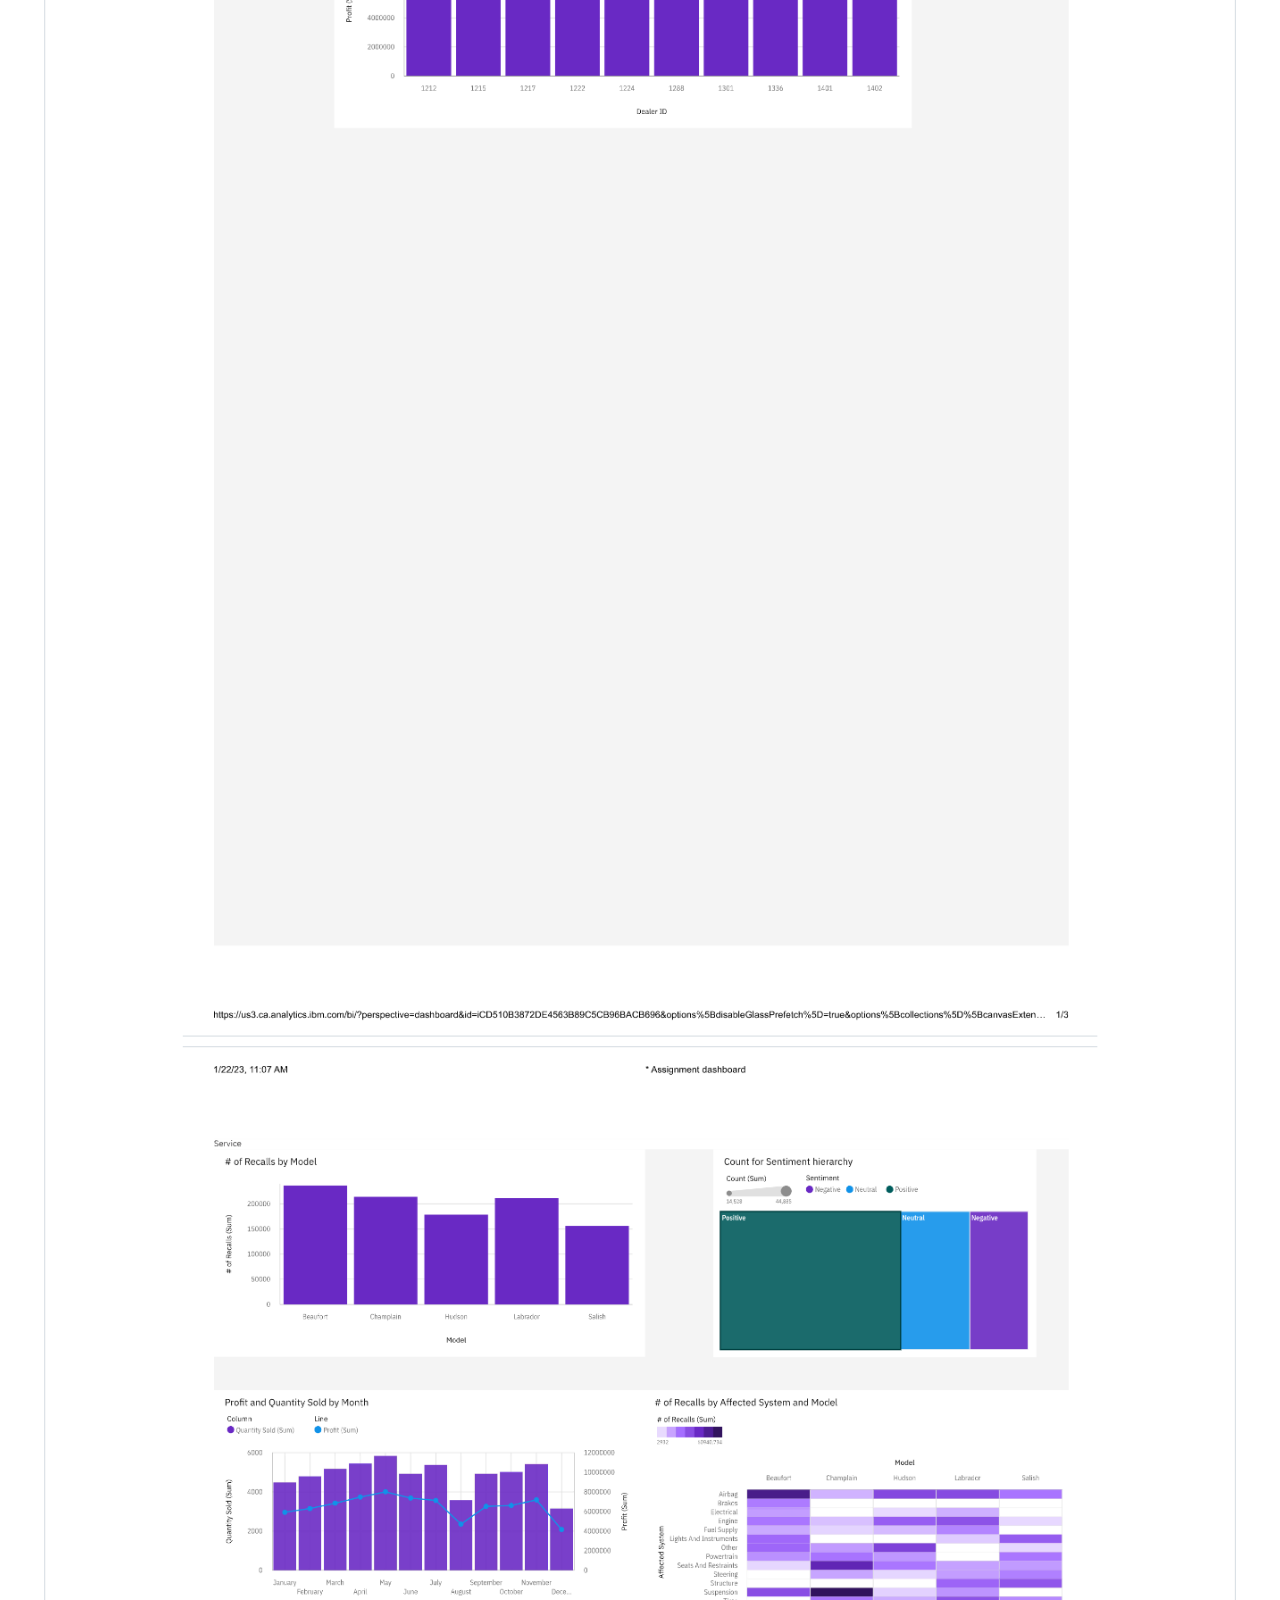
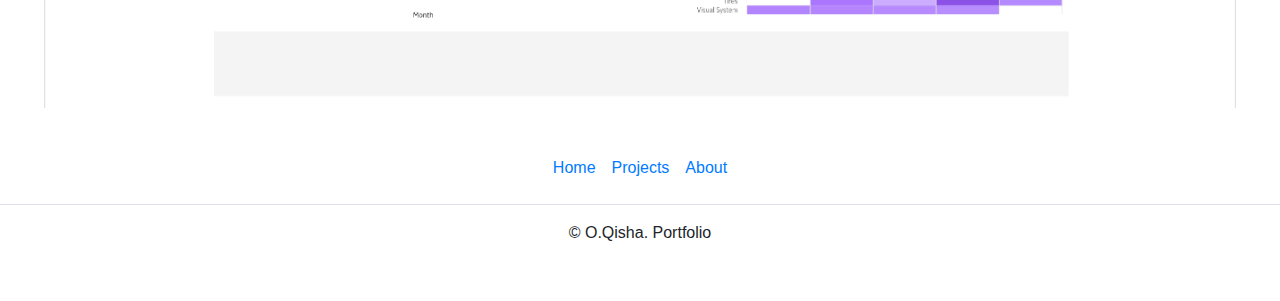
<file: project_inner.html>
<!DOCTYPE html>
<html lang="en">
<head>
<title>Portfolio</title>
    <meta charset="UTF-8">
    <meta http-equiv="X-UA-Compatible" content="IE=edge">
    <meta name="viewport" content="width=device-width, initial-scale=1.0">
    <link rel="stylesheet" href="https://maxcdn.bootstrapcdn.com/bootstrap/4.5.2/css/bootstrap.min.css"/>
    <link rel="stylesheet" href="css/style.css"/>

</head>
<body>
<nav class="navbar navbar-expand-lg navbar-dark bg-dark">
  <a class="navbar-brand" href="index.html">O. Qisha - Portfolio</a>
  <button class="navbar-toggler" type="button" data-toggle="collapse" data-target="#navbarSupportedContent" aria-controls="navbarSupportedContent" aria-expanded="false" aria-label="Toggle navigation">
    <span class="navbar-toggler-icon"></span>
  </button>

  <div class="collapse navbar-collapse" id="navbarSupportedContent">
    <ul class="navbar-nav mr-auto">
      <li class="nav-item active">
        <a class="nav-link" href="index.html">Home <span class="sr-only">(current)</span></a>
      </li>
      <li class="nav-item">
        <a class="nav-link" href="index.html#about">About</a>
      </li>
      <li class="nav-item dropdown">
        <a class="nav-link dropdown-toggle" href="#" id="navbarDropdown" role="button" data-toggle="dropdown" aria-haspopup="true" aria-expanded="false">
          Projects
        </a>
        <div class="dropdown-menu" aria-labelledby="navbarDropdown">
          <a class="dropdown-item" href="index.html#dataanalysisprojects">Data Analysis</a>
          <div class="dropdown-divider"></div>
          <a class="dropdown-item" href="index.html#webscrapingprojects">Web Scraping</a>
          
        </div>
      </li>
      <li class="nav-item dropdown">
        <a class="nav-link dropdown-toggle" href="#" id="navbarDropdown" role="button" data-toggle="dropdown" aria-haspopup="true" aria-expanded="false">
          Connect
        </a>
        <div class="dropdown-menu" aria-labelledby="navbarDropdown">
          <a class="dropdown-item" href="https://www.linkedin.com/in/uhoudqisha/">Linkedin</a>
          <div class="dropdown-divider"></div>
          <a class="dropdown-item" href="https://github.com/oqeshaaccc/">GitHub</a>
          
        </div>
      </li>
       
    </ul>   
  </div>
</nav><div class="col-md-12">
<br/>
  <div class="row featurette">
    <div class="col-md-7">
      <h3 class="pb-4 mb-4 fst-italic border-bottom">
        Car sale visualization ising IBMCognos & Excel
      </h3>
      <a target="_blank" href="https://github.com/oqeshaaccc/Data-Visualization-Project-Using-Excel-And-IBM-Cognos/blob/main/CarSalesByModelEnd.xlsx">Dataset</a>
      |
      <a target="_blank" href="https://github.com/oqeshaaccc/Data-Visualization-Project-Using-Excel-And-IBM-Cognos/blob/main/CognosIBMAssignmentWeek4.pdf">Dashboard</a>
      <br/>
      <p class="lead">This is a small project to practice data visualization using Excel and IBMCognos
        <br/>
        <p>In the excel file <a href="https://github.com/oqeshaaccc/Data-Visualization-Project-Using-Excel-And-IBM-Cognos/blob/main/CarSalesByModelEnd.xlsx" target="bl
          ">CarSalesByModelEnd.exlc</a></p>
        <ul class="ulstyle">
          <li>Created a Bar chart to show the Quantity Sold by Dealer ID</li>
          <li>Created a column chart to show the Profit by Year and Dealer ID</li>
          <li>Created a line chart to show the Profit of Hudson Models by Dealer ID</li>
        </ul>
        
      <br/>
        
      <p>In the pdf file <a href="https://github.com/oqeshaaccc/Data-Visualization-Project-Using-Excel-And-IBM-Cognos/blob/main/CognosIBMAssignmentWeek4.pdf" target="bl
        ">CognosIBMAssignmentWeek4.pdf</a></p>
        <ul class="ulstyle">
          <li>Used Cognos, uploaded the excel file as a dataset</li>
          <li>Created two dashboard Sales and Services</li>
        </ul>

      <br/>
      <p>In the Sales tab:</p>
        <ul class="ulstyle">
          <li>captured Profit</li>
          <li>captured Quantity sold</li>
          <li>captured Quantity sold by model (as a bar chart)</li>
        </ul>
      </p>
      <br/>

        <p>In the Service tab:</p>
        <ul class="ulstyle">
          <li>captured the number of recalls per model of car (as a column chart)</li>
          <li>captured the customer sentiment by comparing positive, neutral, and negative reviews (as a treemap)</li>
          <li>captured Quantity sold by model (as a bar chart)</li>
          <li>captured the quantity of cars sold per month compared to the profit (as a line and column chart).</li>
          <li>captured the number of recalls by model and affected system (as a heat map)</li>
          <li>exported the dashboard as a PDF file.</li>
        </ul>  
        
              
        </p>
    </div>
    <div class="col-md-5">
      <!--<svg class="bd-placeholder-img bd-placeholder-img-lg featurette-image img-fluid mx-auto" width="500" height="500" xmlns="http://www.w3.org/2000/svg" role="img" aria-label="Placeholder: 500x500" preserveAspectRatio="xMidYMid slice" focusable="false"><title>Placeholder</title><rect width="100%" height="100%" fill="var(--bs-secondary-bg)"></rect><text x="50%" y="50%" fill="var(--bs-secondary-color)" dy=".3em">500x500</text></svg>
      !--><img src="images/ibmCognosSmall.png" class="col-md-12"/>
    </div>

    
  </div>
  <br/>
  <img src="images/IbmCognosBigBDF.png" class="col-md-12"/>
  <br/>
    <a href="#" class="backtohomebutton">Back to the top</a>
</div>



<footer class="py-3 my-4">
    <ul class="nav justify-content-center border-bottom pb-3 mb-3">
      <li class="nav-item"><a href="index.html" class="nav-link px-2 text-body-secondary">Home</a></li>
      <li class="nav-item"><a href="index.html#dataanalysisprojects" class="nav-link px-2 text-body-secondary">Projects</a></li>
      <li class="nav-item"><a href="index.html#about" class="nav-link px-2 text-body-secondary">About</a></li>
    </ul>
    <p class="text-center text-body-secondary">© O.Qisha. Portfolio</p>
  </footer>


    <script src="https://ajax.googleapis.com/ajax/libs/jquery/3.5.1/jquery.min.js"></script>
    <script src="https://maxcdn.bootstrapcdn.com/bootstrap/4.5.2/js/bootstrap.min.js"></script>    
</body>
</html>
</file>
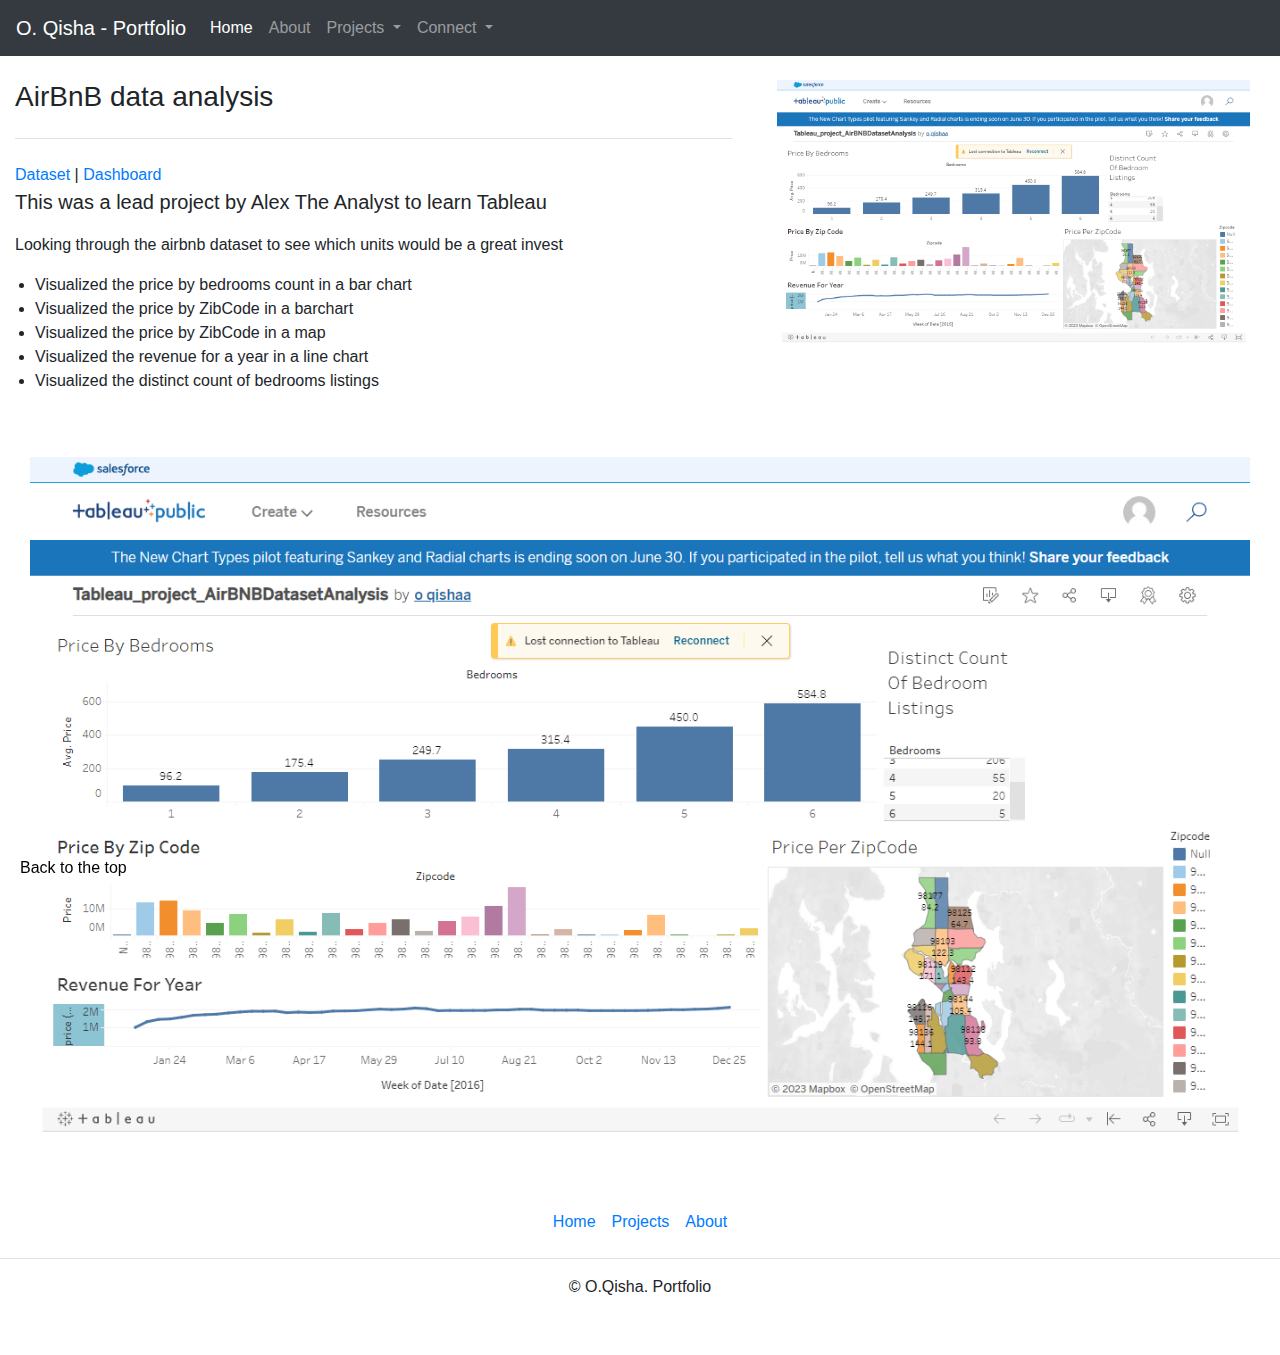
<file: tableau_project_inner.html>
<!DOCTYPE html>
<html lang="en">
<head>
<title>Portfolio</title>
    <meta charset="UTF-8">
    <meta http-equiv="X-UA-Compatible" content="IE=edge">
    <meta name="viewport" content="width=device-width, initial-scale=1.0">
    <link rel="stylesheet" href="https://maxcdn.bootstrapcdn.com/bootstrap/4.5.2/css/bootstrap.min.css"/>
    <link rel="stylesheet" href="css/style.css"/>

</head>
<body>
<nav class="navbar navbar-expand-lg navbar-dark bg-dark">
  <a class="navbar-brand" href="index.html">O. Qisha - Portfolio</a>
  <button class="navbar-toggler" type="button" data-toggle="collapse" data-target="#navbarSupportedContent" aria-controls="navbarSupportedContent" aria-expanded="false" aria-label="Toggle navigation">
    <span class="navbar-toggler-icon"></span>
  </button>

  <div class="collapse navbar-collapse" id="navbarSupportedContent">
    <ul class="navbar-nav mr-auto">
      <li class="nav-item active">
        <a class="nav-link" href="index.html">Home <span class="sr-only">(current)</span></a>
      </li>
      <li class="nav-item">
        <a class="nav-link" href="index.html#about">About</a>
      </li>
      <li class="nav-item dropdown">
        <a class="nav-link dropdown-toggle" href="#" id="navbarDropdown" role="button" data-toggle="dropdown" aria-haspopup="true" aria-expanded="false">
          Projects
        </a>
        <div class="dropdown-menu" aria-labelledby="navbarDropdown">
          <a class="dropdown-item" href="index.html#dataanalysisprojects">Data Analysis</a>
          <div class="dropdown-divider"></div>
          <a class="dropdown-item" href="index.html#webscrapingprojects">Web Scraping</a>
          
        </div>
      </li>
      <li class="nav-item dropdown">
        <a class="nav-link dropdown-toggle" href="#" id="navbarDropdown" role="button" data-toggle="dropdown" aria-haspopup="true" aria-expanded="false">
          Connect
        </a>
        <div class="dropdown-menu" aria-labelledby="navbarDropdown">
          <a class="dropdown-item" href="https://www.linkedin.com/in/uhoudqisha/">Linkedin</a>
          <div class="dropdown-divider"></div>
          <a class="dropdown-item" href="https://github.com/oqeshaaccc/">GitHub</a>
          
        </div>
      </li>
       
    </ul>   
  </div>
</nav><div class="col-md-12">
<br/>
  <div class="row featurette">
    <div class="col-md-7">
      <h3 class="pb-4 mb-4 fst-italic border-bottom">
        AirBnB data analysis
      </h3>
      <a target="_blank" href="https://www.kaggle.com/alexanderfreberg/airbnb-listings-2016-dataset">Dataset</a>
      |
      <a target="_blank" href="https://github.com/oqeshaaccc/letslearnTableau/blob/main/Tableau_project_dashboard.png">Dashboard</a>
      <br/>
      <p class="lead">This was a lead project by Alex The Analyst to learn Tableau
        <br/>
        
        
      <p>Looking through the airbnb dataset to see which units would be a great invest</p>
        <ul class="ulstyle">
          <li>Visualized the price by bedrooms count in a bar chart</li>
          <li>Visualized the price by ZibCode in a barchart</li>
          <li>Visualized the price by ZibCode in a map</li>
          <li>Visualized the revenue for a year in a line chart</li>
          <li>Visualized the distinct count of bedrooms listings</li>
          <br/>
      
        
        </ul>

   

        
    </div>
    <div class="col-md-5">
      <!--<svg class="bd-placeholder-img bd-placeholder-img-lg featurette-image img-fluid mx-auto" width="500" height="500" xmlns="http://www.w3.org/2000/svg" role="img" aria-label="Placeholder: 500x500" preserveAspectRatio="xMidYMid slice" focusable="false"><title>Placeholder</title><rect width="100%" height="100%" fill="var(--bs-secondary-bg)"></rect><text x="50%" y="50%" fill="var(--bs-secondary-color)" dy=".3em">500x500</text></svg>
      !--><img src="images/tableau_project.png" class="col-md-12"/>
    </div>

    
  </div>
  <br/>
  <img src="images/tableau_project.png" class="col-md-12"/>
  <br/>

  <a href="#" class="backtohomebutton">Back to the top</a>
</div>



<footer class="py-3 my-4">
    <ul class="nav justify-content-center border-bottom pb-3 mb-3">
      <li class="nav-item"><a href="index.html" class="nav-link px-2 text-body-secondary">Home</a></li>
      <li class="nav-item"><a href="index.html#dataanalysisprojects" class="nav-link px-2 text-body-secondary">Projects</a></li>
      <li class="nav-item"><a href="index.html#about" class="nav-link px-2 text-body-secondary">About</a></li>
    </ul>
    <p class="text-center text-body-secondary">© O.Qisha. Portfolio</p>
  </footer>


    <script src="https://ajax.googleapis.com/ajax/libs/jquery/3.5.1/jquery.min.js"></script>
    <script src="https://maxcdn.bootstrapcdn.com/bootstrap/4.5.2/js/bootstrap.min.js"></script>    
</body>
</html>
</file>
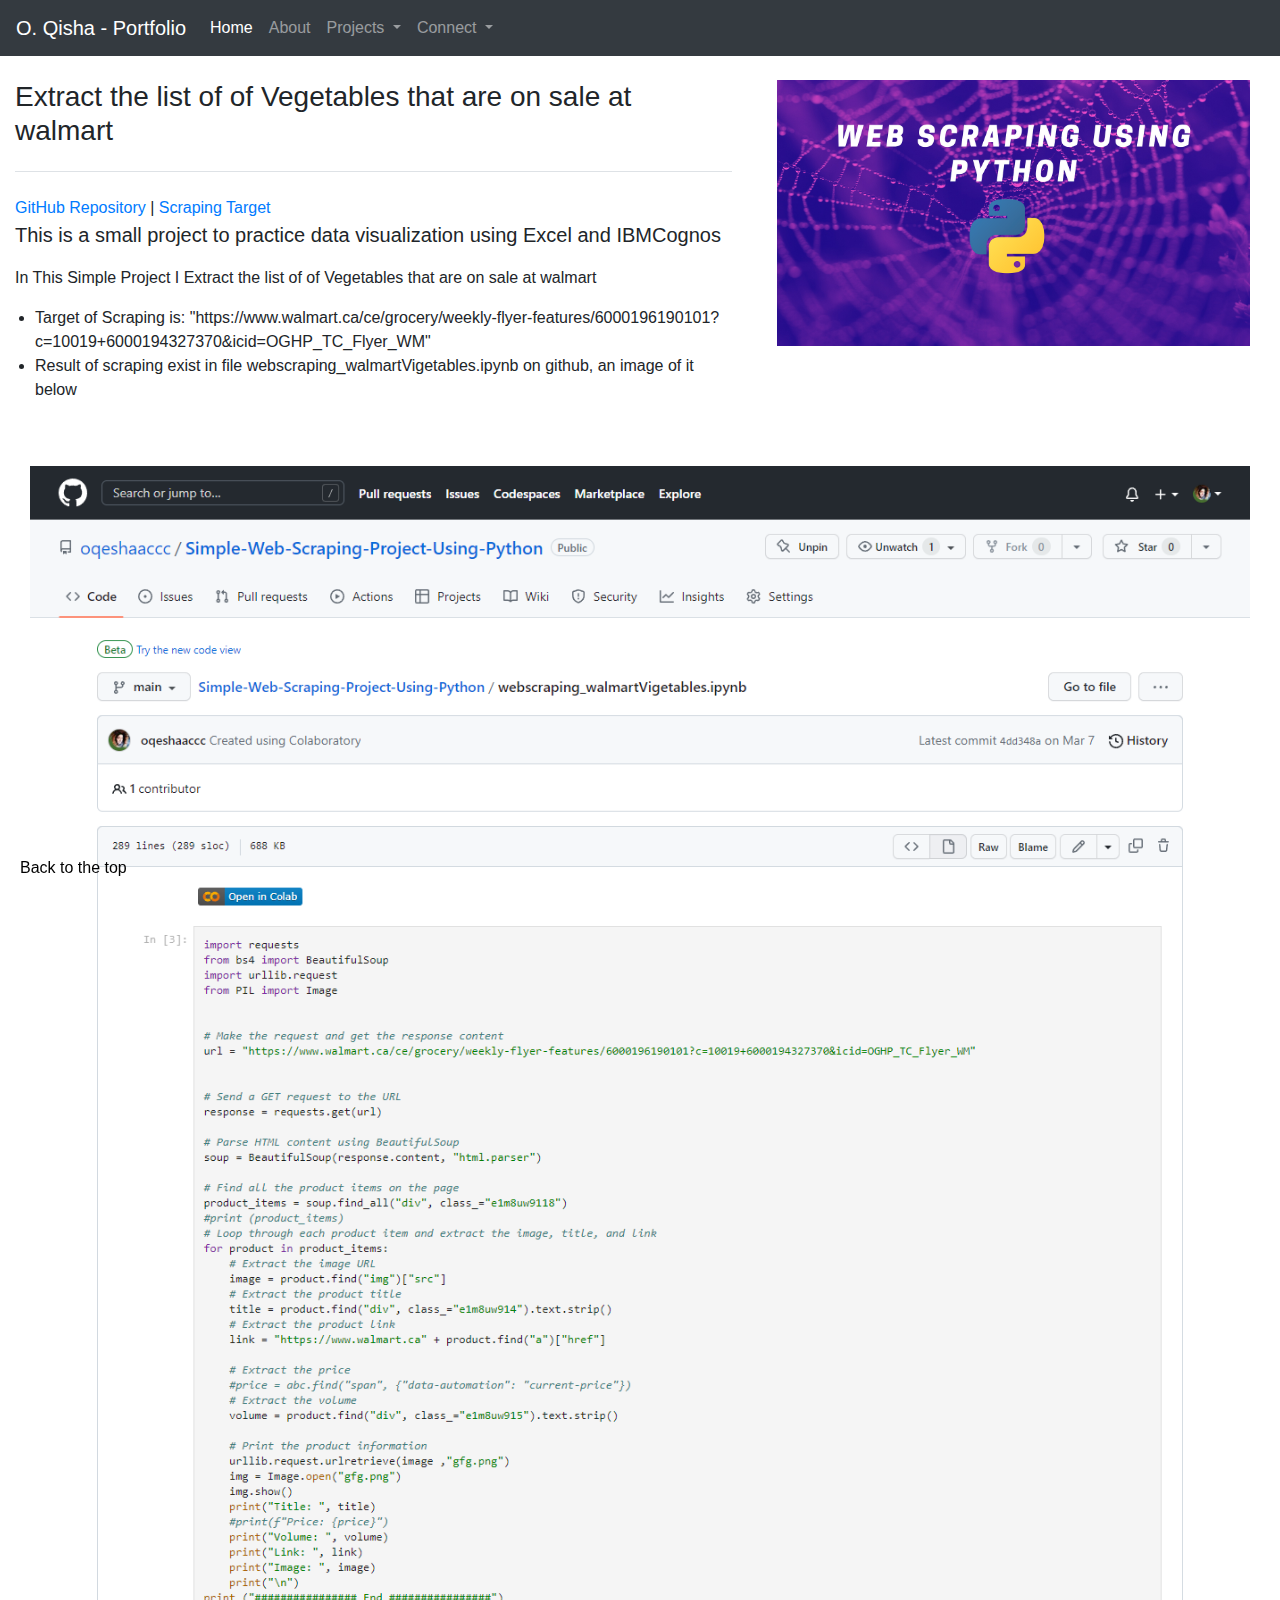
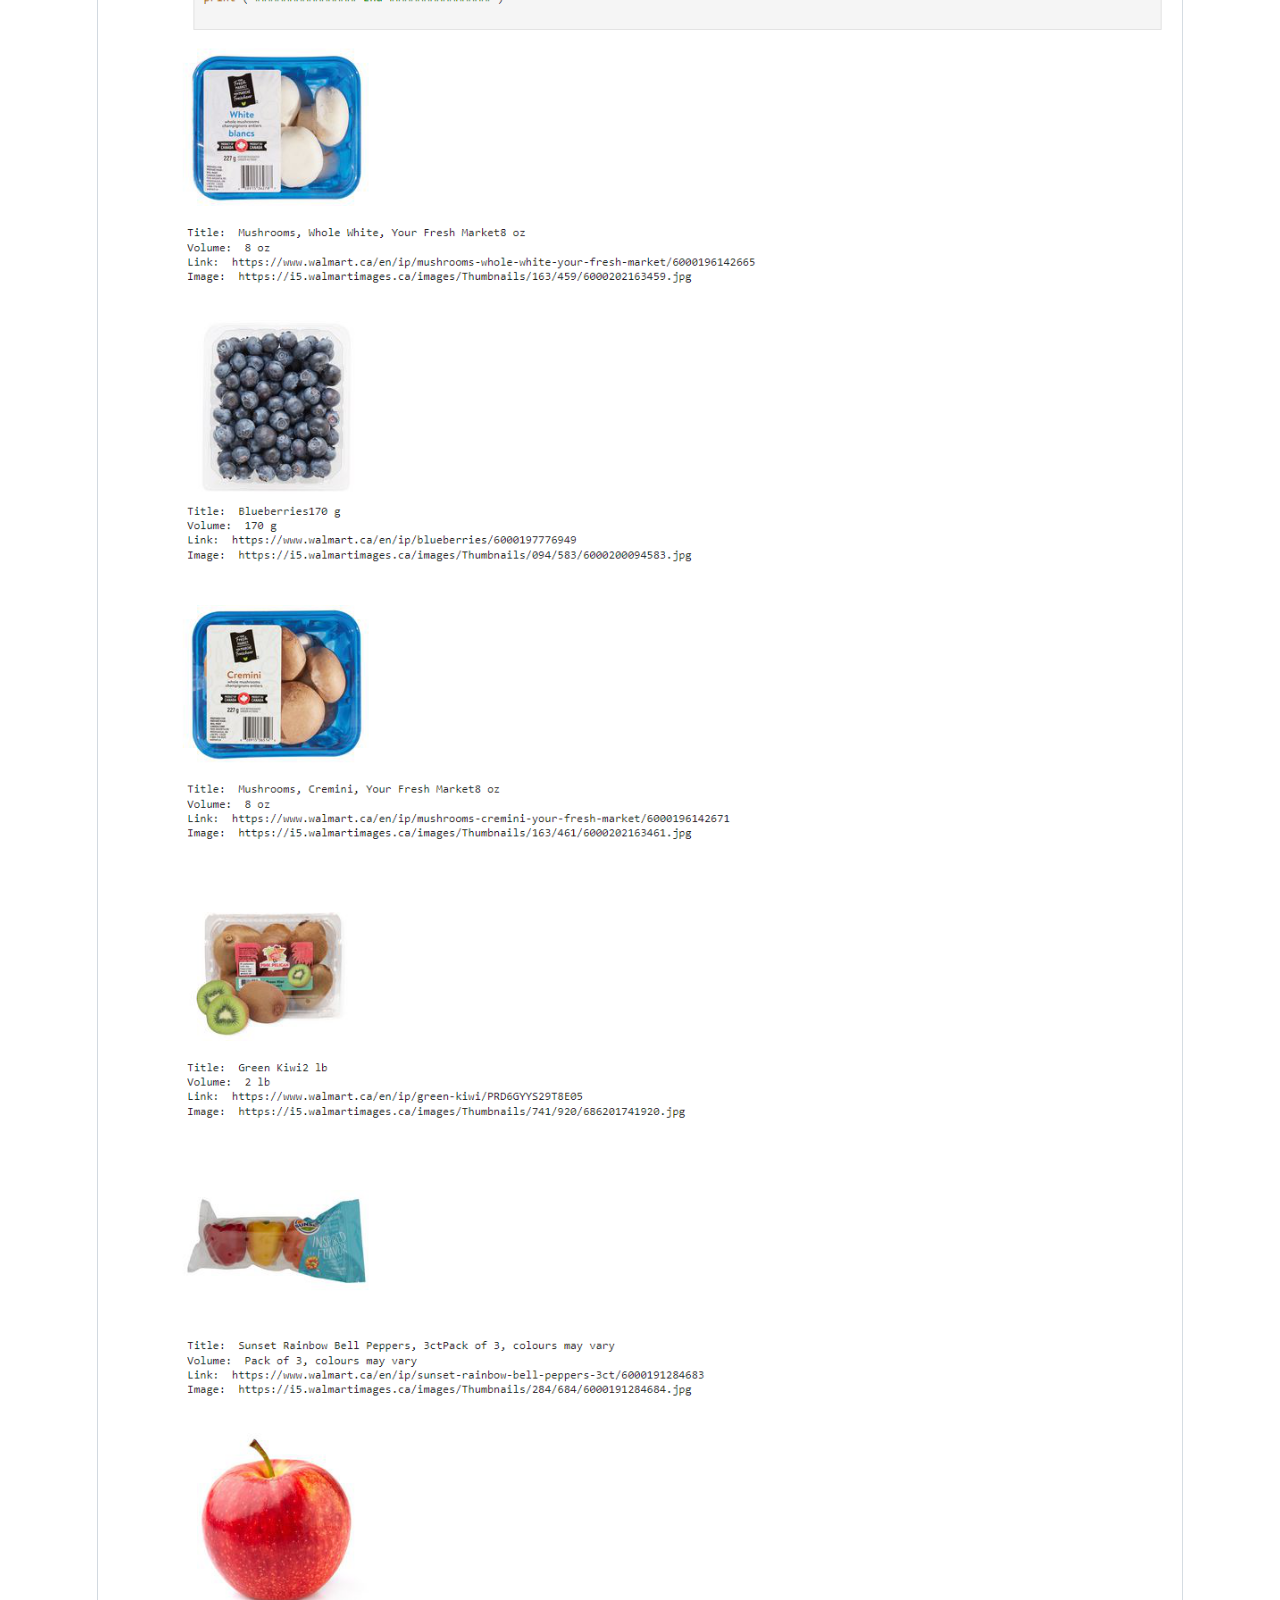
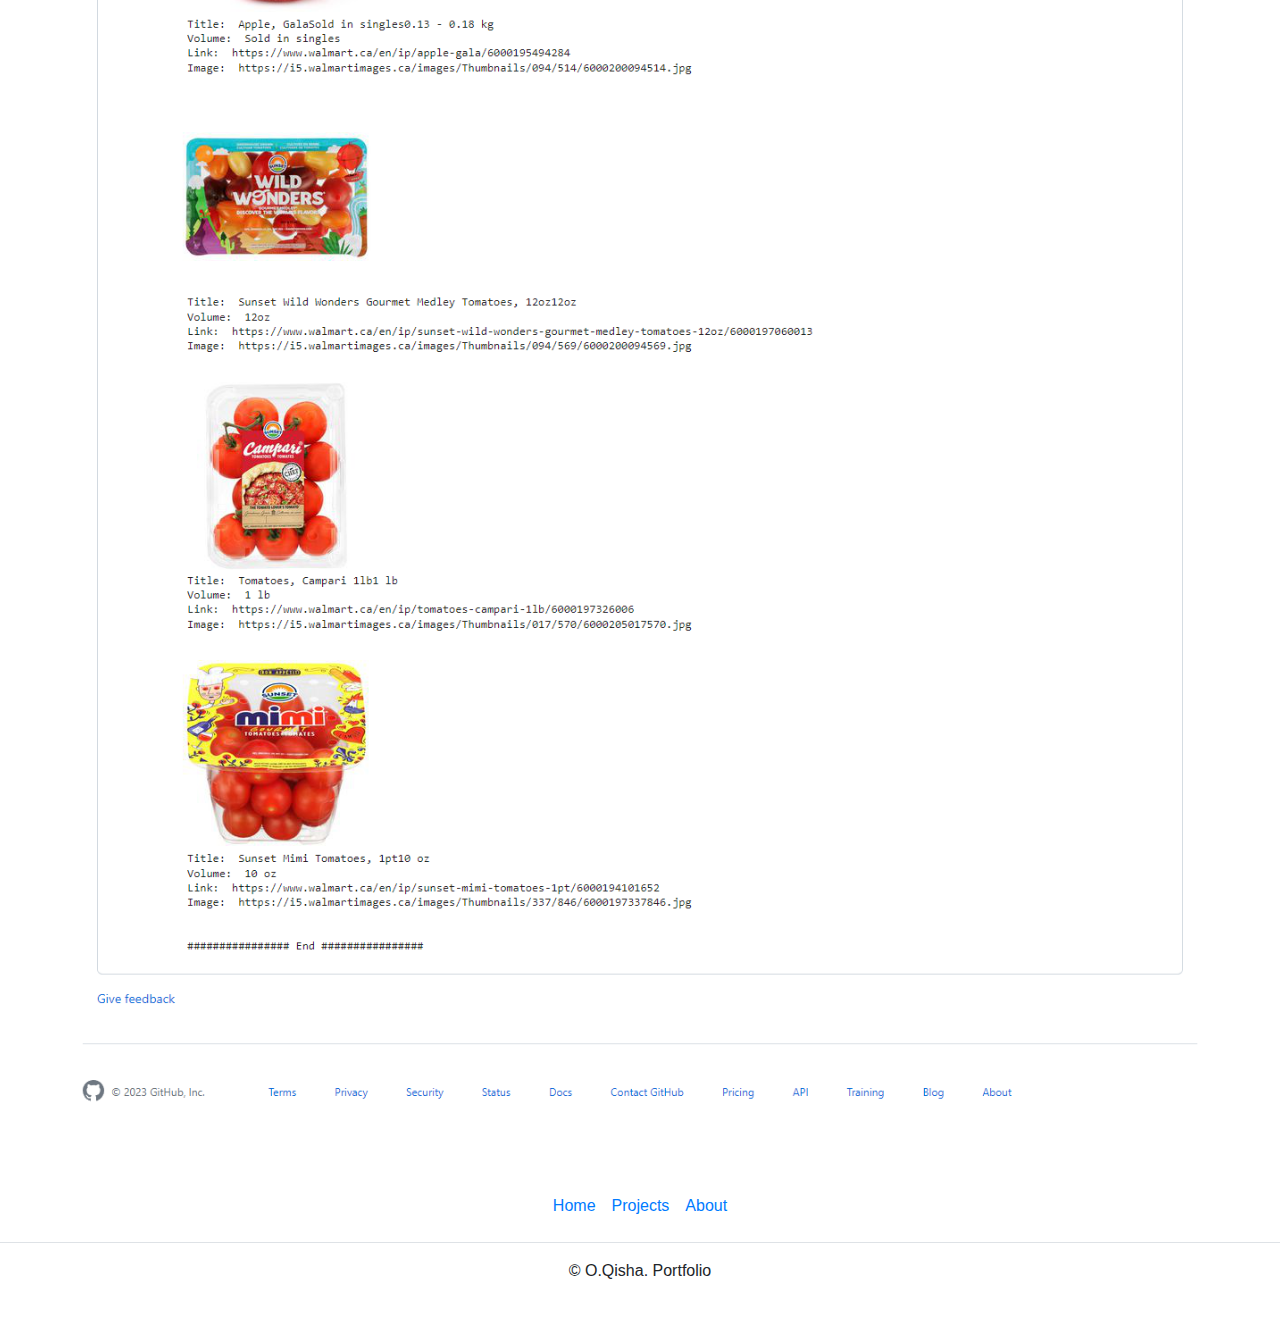
<file: web-scraping-project-inner.html>
<!DOCTYPE html>
<html lang="en">
<head>
<title>Portfolio</title>
    <meta charset="UTF-8">
    <meta http-equiv="X-UA-Compatible" content="IE=edge">
    <meta name="viewport" content="width=device-width, initial-scale=1.0">
    <link rel="stylesheet" href="https://maxcdn.bootstrapcdn.com/bootstrap/4.5.2/css/bootstrap.min.css"/>
    <link rel="stylesheet" href="css/style.css"/>

</head>
<body>
<nav class="navbar navbar-expand-lg navbar-dark bg-dark">
  <a class="navbar-brand" href="index.html">O. Qisha - Portfolio</a>
  <button class="navbar-toggler" type="button" data-toggle="collapse" data-target="#navbarSupportedContent" aria-controls="navbarSupportedContent" aria-expanded="false" aria-label="Toggle navigation">
    <span class="navbar-toggler-icon"></span>
  </button>

  <div class="collapse navbar-collapse" id="navbarSupportedContent">
    <ul class="navbar-nav mr-auto">
      <li class="nav-item active">
        <a class="nav-link" href="index.html">Home <span class="sr-only">(current)</span></a>
      </li>
      <li class="nav-item">
        <a class="nav-link" href="index.html#about">About</a>
      </li>
      <li class="nav-item dropdown">
        <a class="nav-link dropdown-toggle" href="#" id="navbarDropdown" role="button" data-toggle="dropdown" aria-haspopup="true" aria-expanded="false">
          Projects
        </a>
        <div class="dropdown-menu" aria-labelledby="navbarDropdown">
          <a class="dropdown-item" href="index.html#dataanalysisprojects">Data Analysis</a>
          <div class="dropdown-divider"></div>
          <a class="dropdown-item" href="index.html#webscrapingprojects">Web Scraping</a>
          
        </div>
      </li>
      <li class="nav-item dropdown">
        <a class="nav-link dropdown-toggle" href="#" id="navbarDropdown" role="button" data-toggle="dropdown" aria-haspopup="true" aria-expanded="false">
          Connect
        </a>
        <div class="dropdown-menu" aria-labelledby="navbarDropdown">
          <a class="dropdown-item" href="https://www.linkedin.com/in/uhoudqisha/">Linkedin</a>
          <div class="dropdown-divider"></div>
          <a class="dropdown-item" href="https://github.com/oqeshaaccc/">GitHub</a>
          
        </div>
      </li>
       
    </ul>   
  </div>
</nav><div class="col-md-12">
<br/>
  <div class="row featurette">
    <div class="col-md-7">
      <h3 class="pb-4 mb-4 fst-italic border-bottom">
        Extract the list of of Vegetables that are on sale at walmart
      </h3>
      
      <a target="_blank" href="https://github.com/oqeshaaccc/Simple-Web-Scraping-Project-Using-Python">GitHub Repository</a>
      |
      <a target="_blank" href="https://www.walmart.ca/ce/grocery/weekly-flyer-features/6000196190101?c=10019+6000194327370&icid=OGHP_TC_Flyer_WM">Scraping Target</a>
      <br/>
      <p class="lead">This is a small project to practice data visualization using Excel and IBMCognos
        <br/>
        <p>In This Simple Project I Extract the list of of Vegetables that are on sale at walmart</p>
        <ul class="ulstyle">
          <li>
            Target of Scraping is: "https://www.walmart.ca/ce/grocery/weekly-flyer-features/6000196190101?c=10019+6000194327370&icid=OGHP_TC_Flyer_WM"
            </li>
          <li>Result of scraping exist in file webscraping_walmartVigetables.ipynb on github, an image of it below</li>
        </ul>
        
      <br/>
          
      
    </div>
    <div class="col-md-5">
      <!--<svg class="bd-placeholder-img bd-placeholder-img-lg featurette-image img-fluid mx-auto" width="500" height="500" xmlns="http://www.w3.org/2000/svg" role="img" aria-label="Placeholder: 500x500" preserveAspectRatio="xMidYMid slice" focusable="false"><title>Placeholder</title><rect width="100%" height="100%" fill="var(--bs-secondary-bg)"></rect><text x="50%" y="50%" fill="var(--bs-secondary-color)" dy=".3em">500x500</text></svg>
      !--><img src="images/PythonScraping.png" class="col-md-12"/>
    </div>
     
    
  </div>
  <br/>
  <img src="images/code-product.png" class="col-md-12"/>
  <br/>

</div>


<footer class="py-3 my-4">
    <ul class="nav justify-content-center border-bottom pb-3 mb-3">
      <li class="nav-item"><a href="index.html" class="nav-link px-2 text-body-secondary">Home</a></li>
      <li class="nav-item"><a href="index.html#dataanalysisprojects" class="nav-link px-2 text-body-secondary">Projects</a></li>
      <li class="nav-item"><a href="index.html#about" class="nav-link px-2 text-body-secondary">About</a></li>
    </ul>
    <p class="text-center text-body-secondary">© O.Qisha. Portfolio</p>
    <a href="#" class="backtohomebutton">Back to the top</a>
  </footer>


    <script src="https://ajax.googleapis.com/ajax/libs/jquery/3.5.1/jquery.min.js"></script>
    <script src="https://maxcdn.bootstrapcdn.com/bootstrap/4.5.2/js/bootstrap.min.js"></script>    
</body>
</html>
</file>
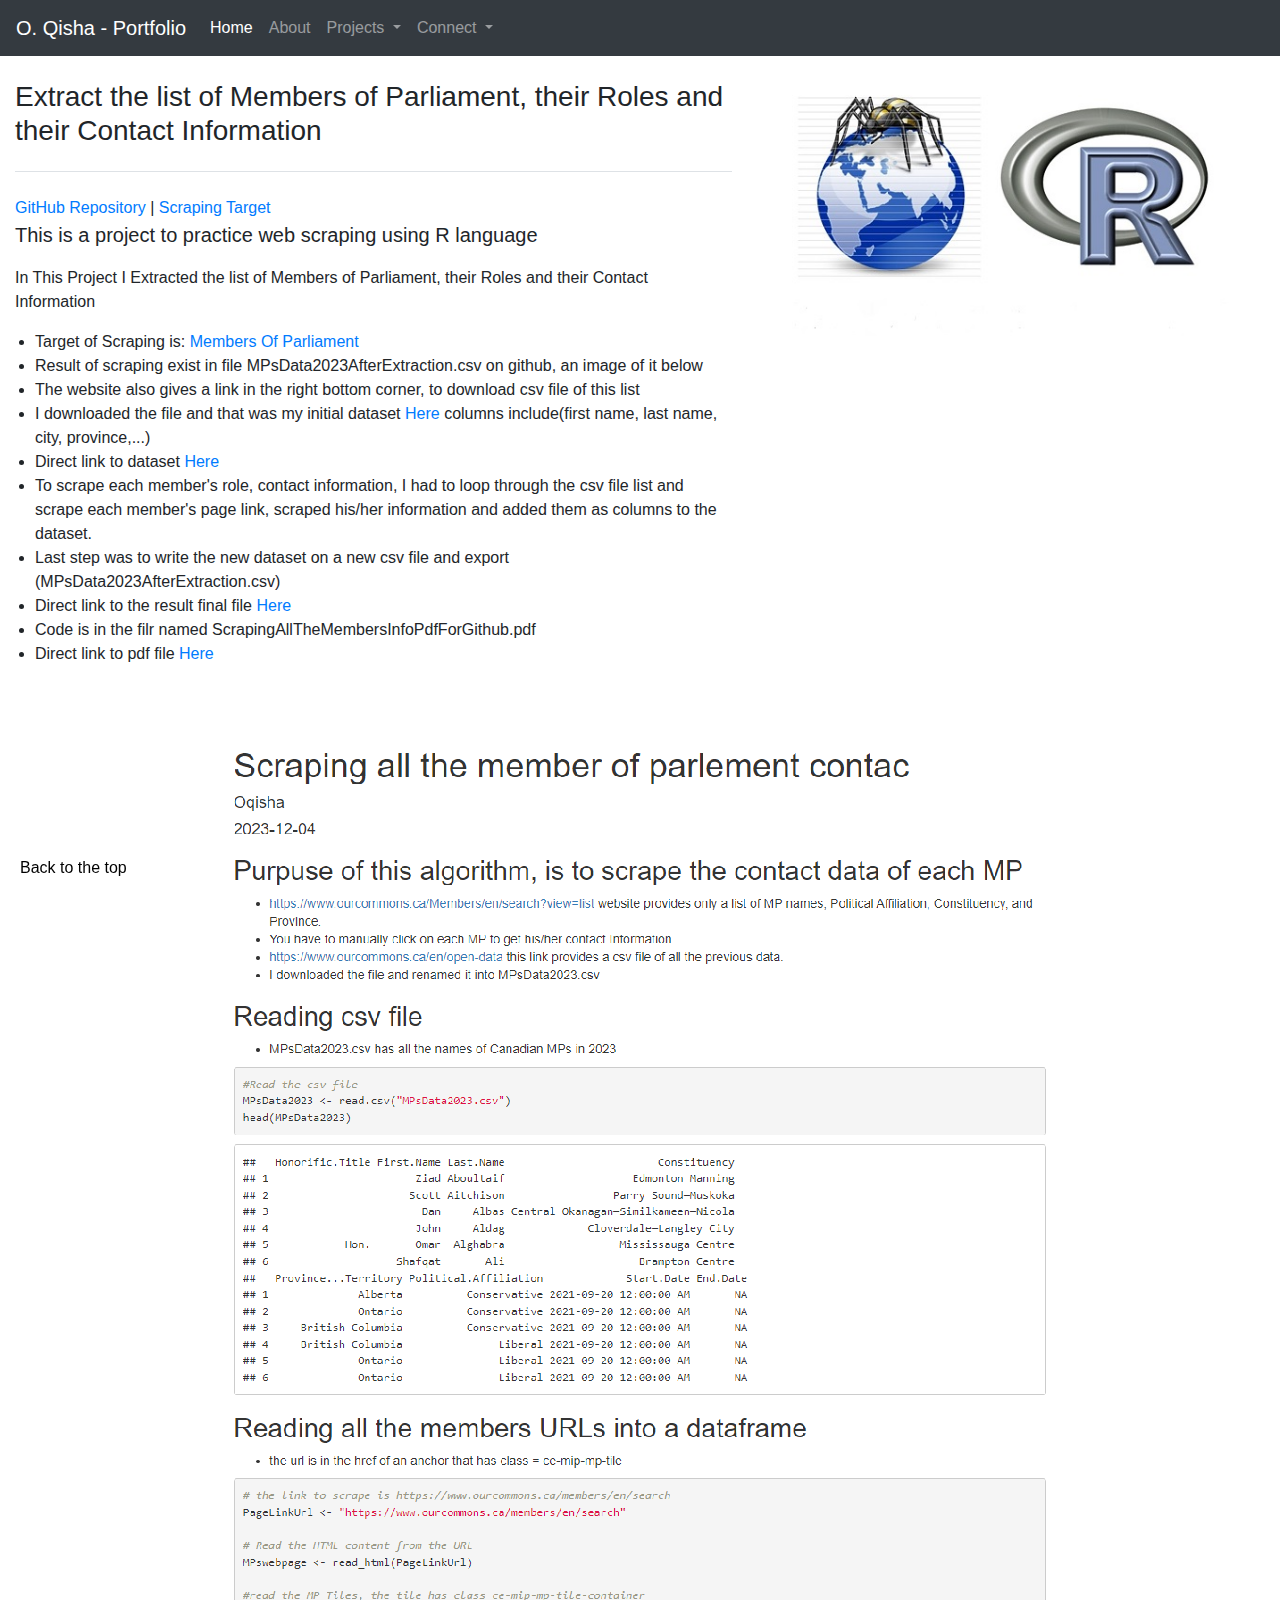
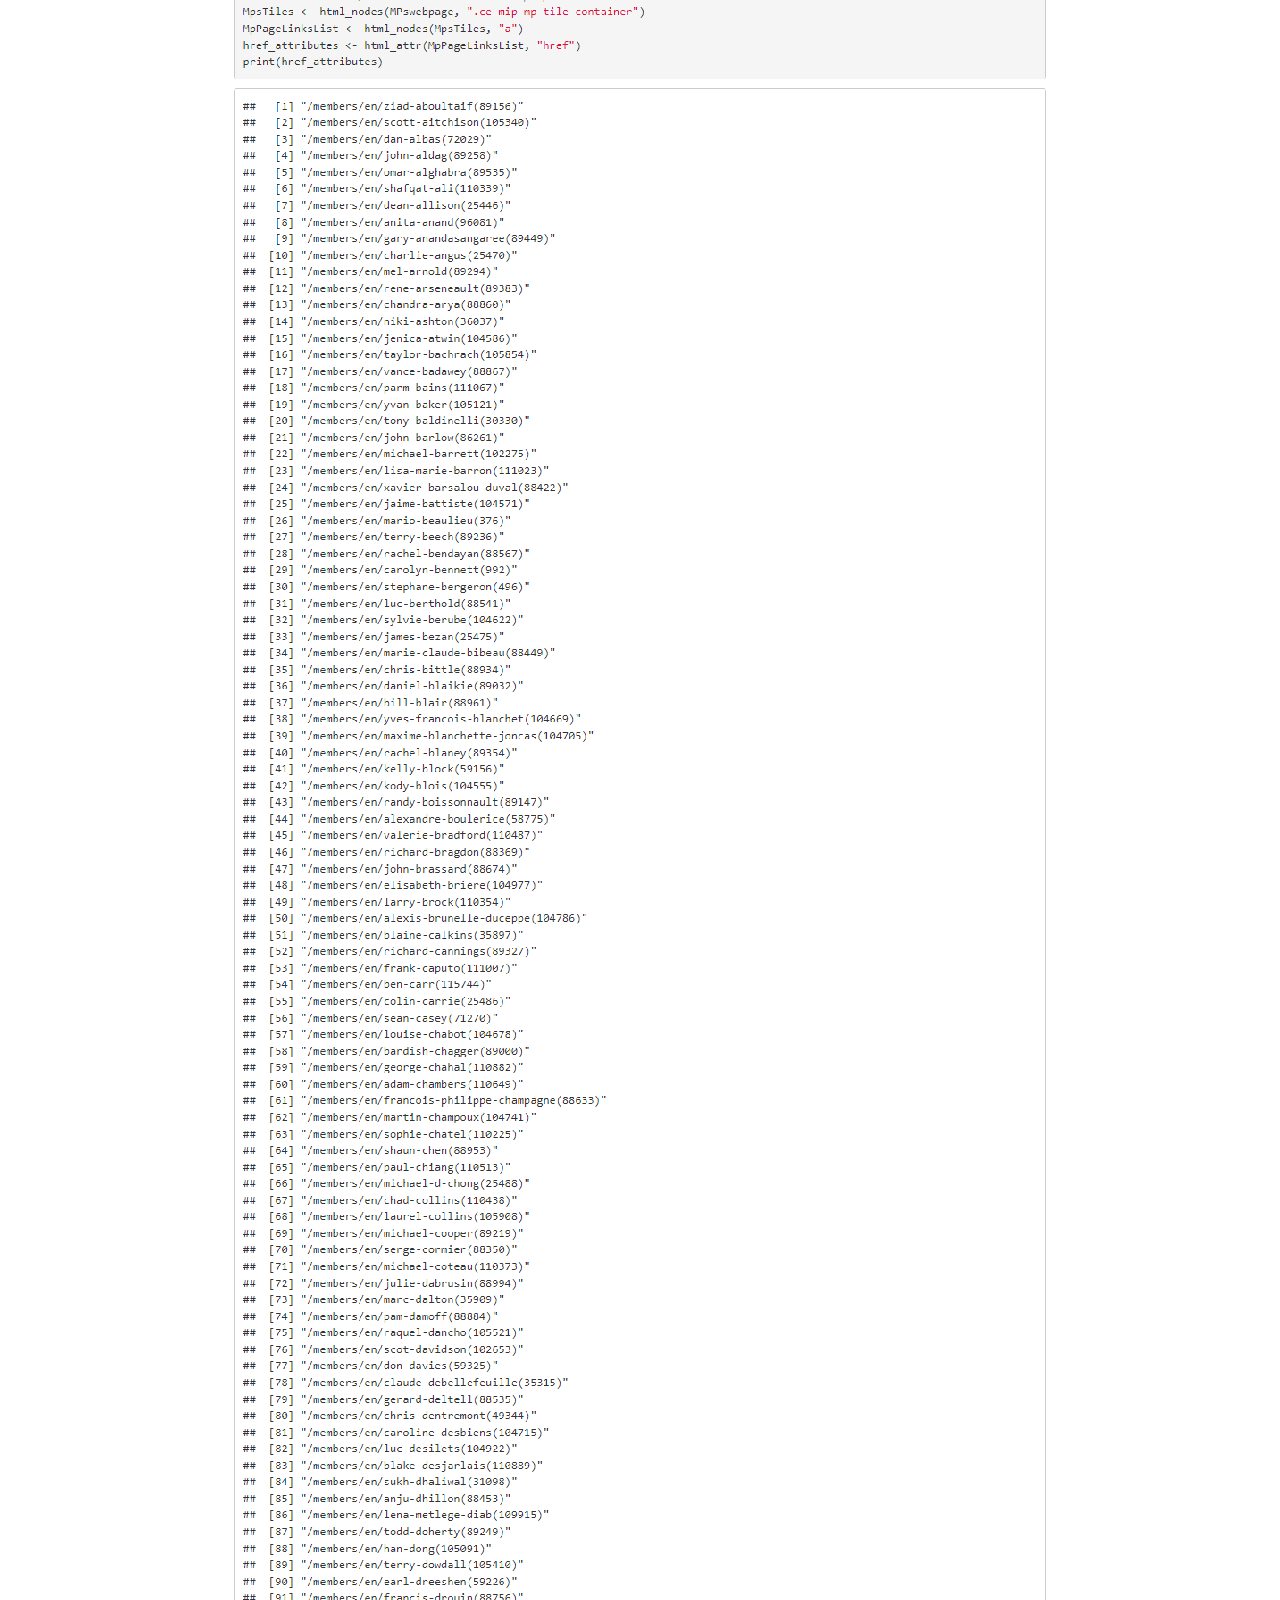
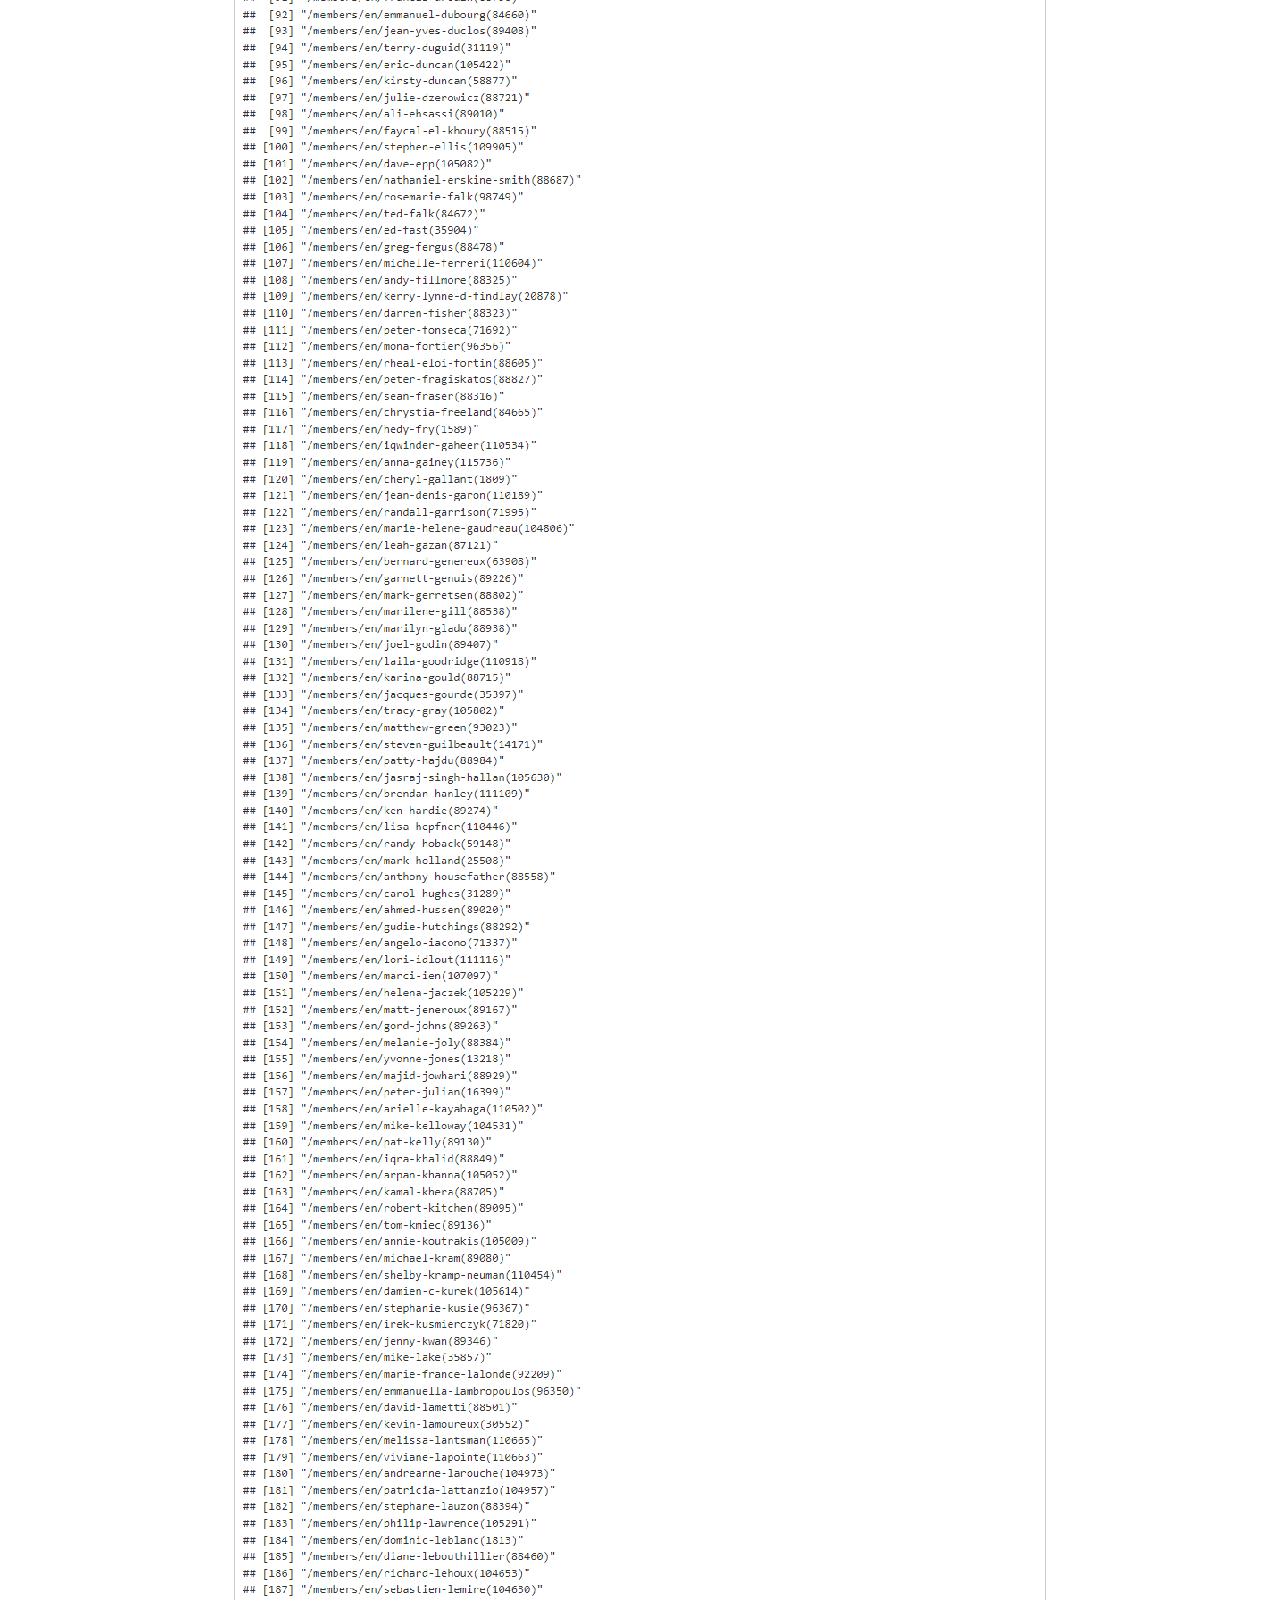
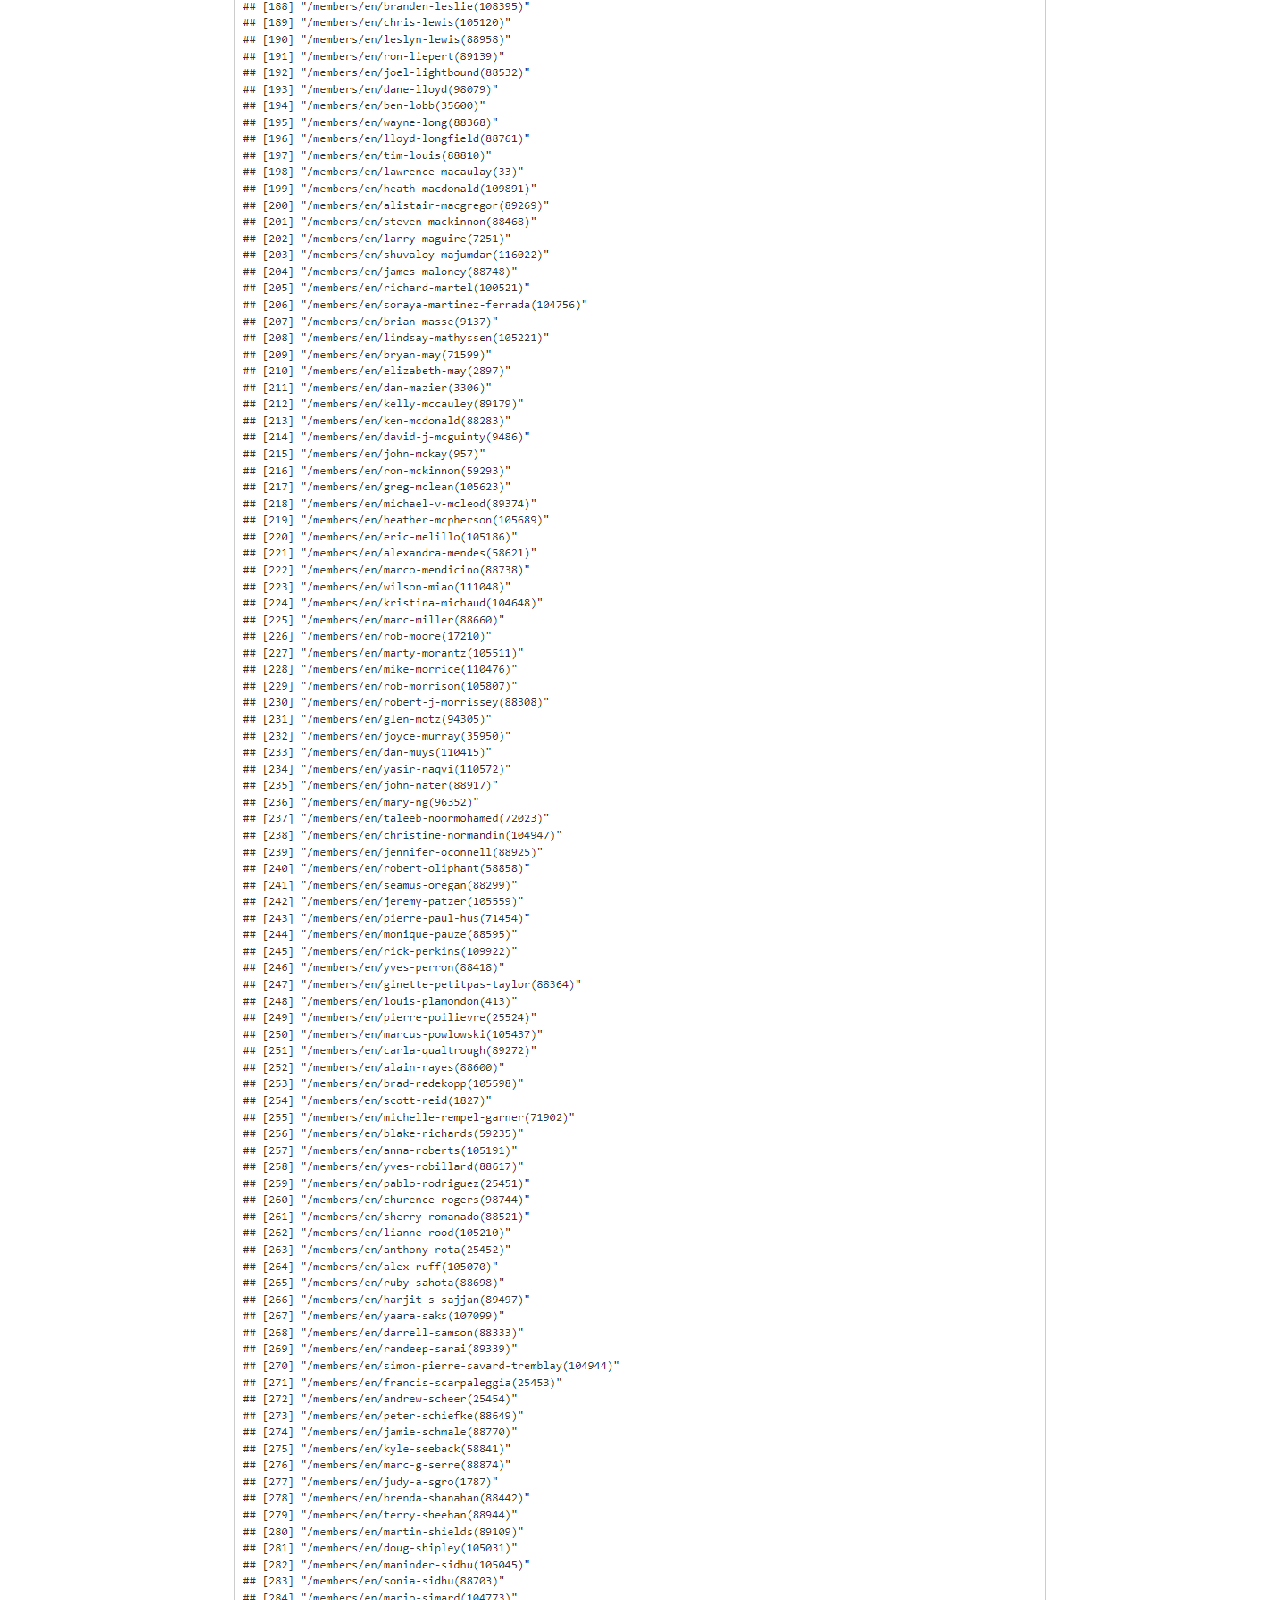
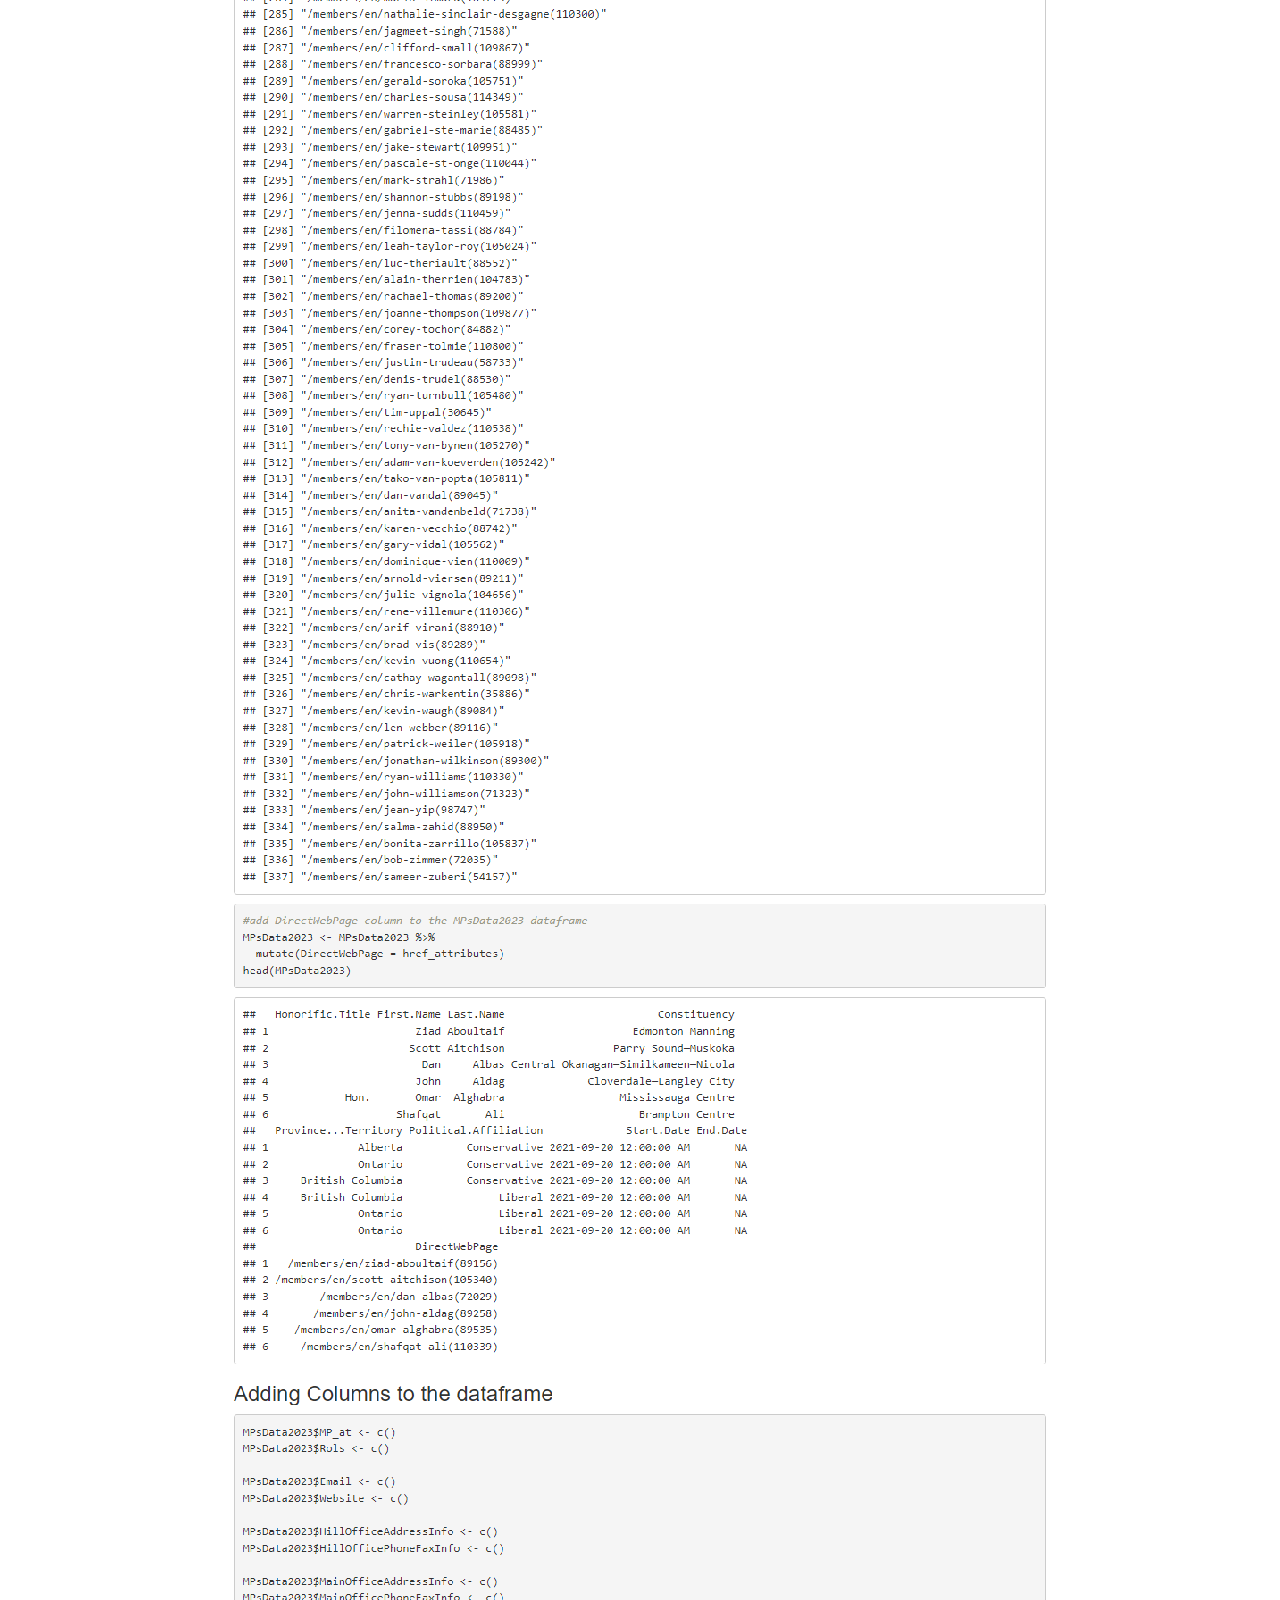
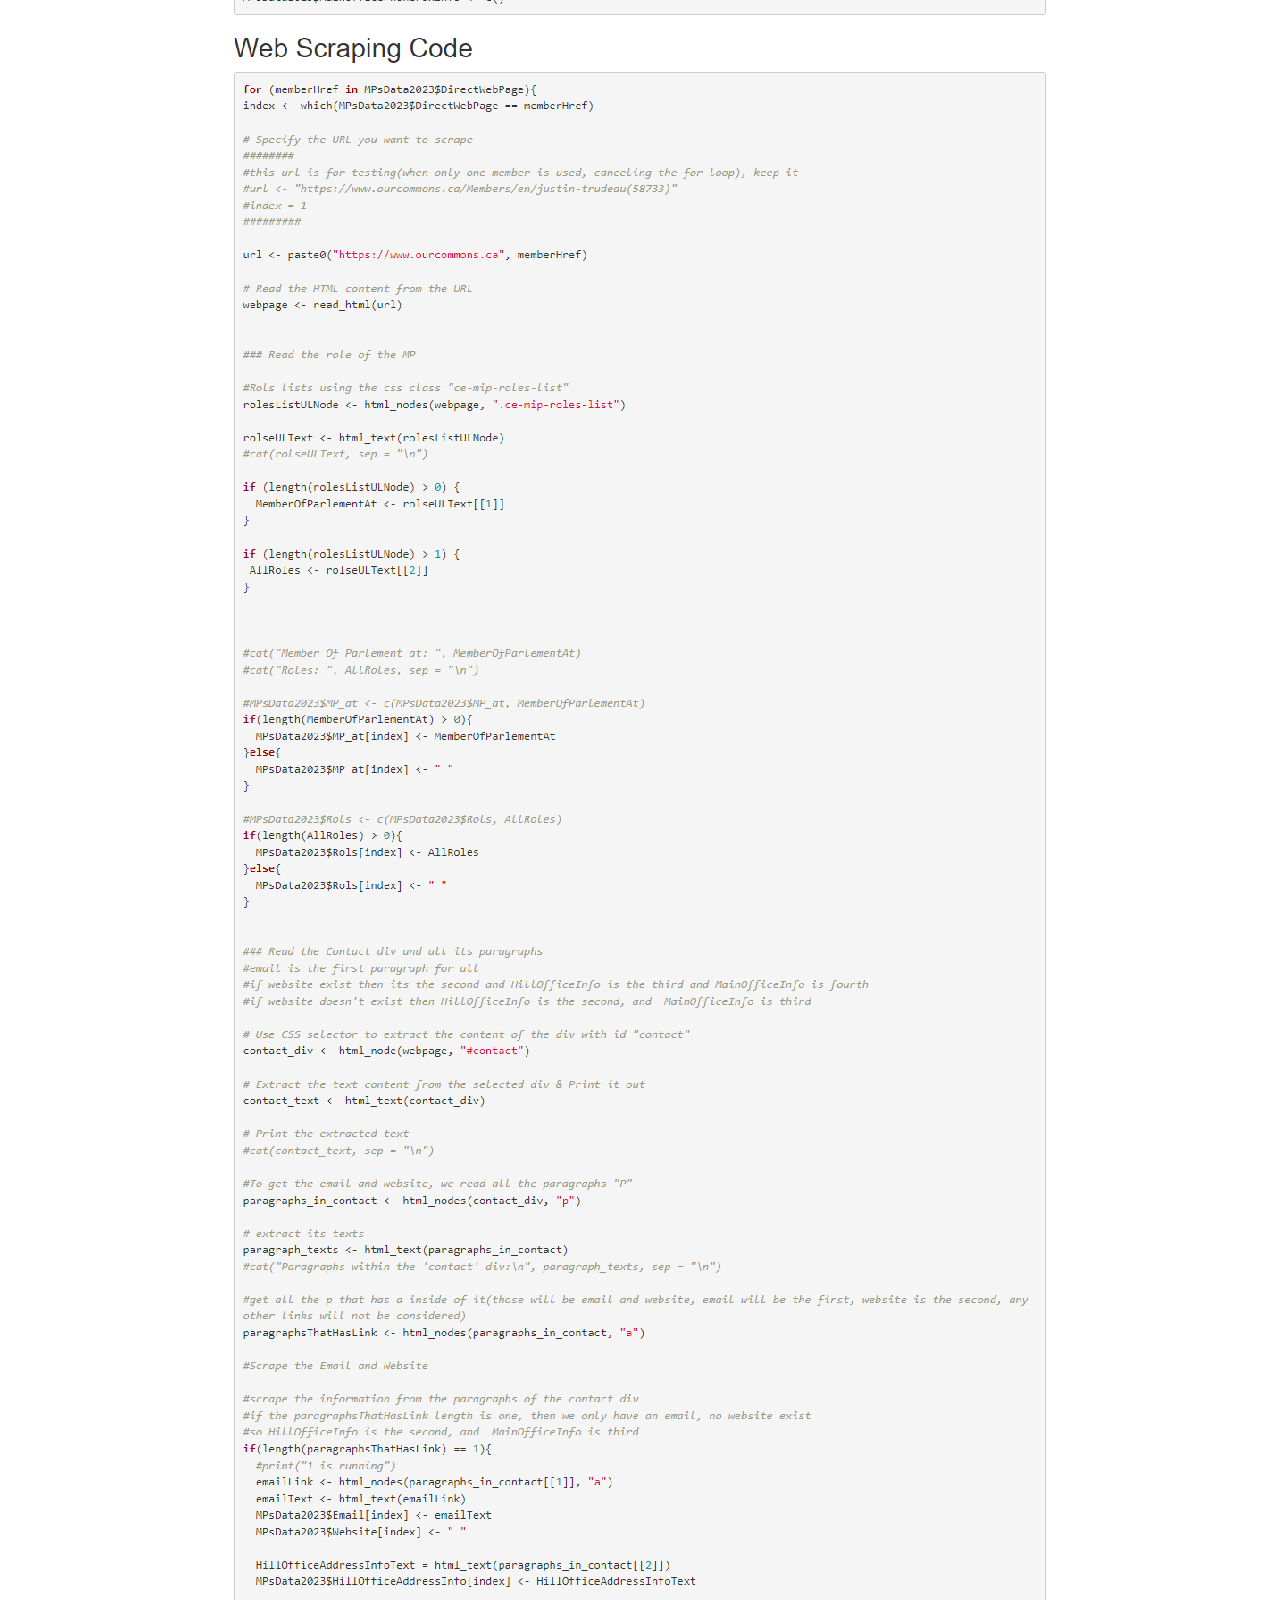
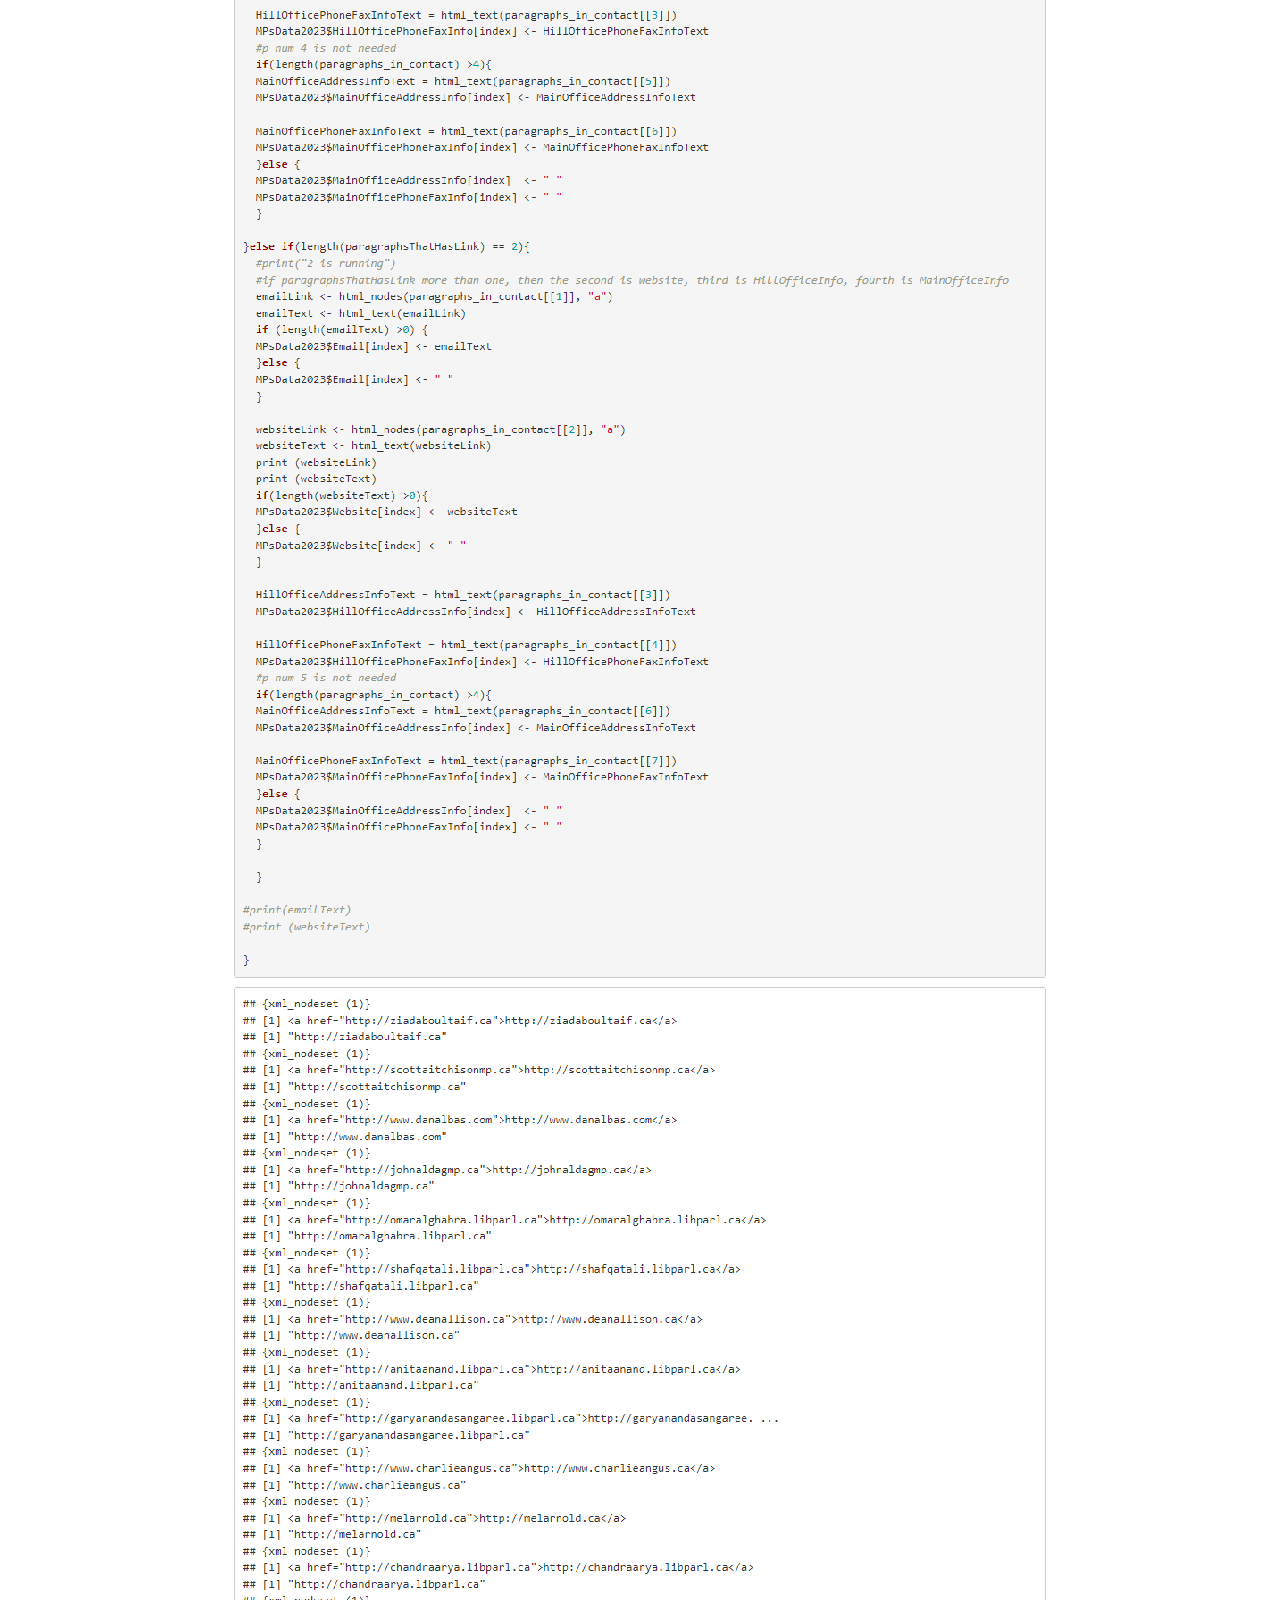
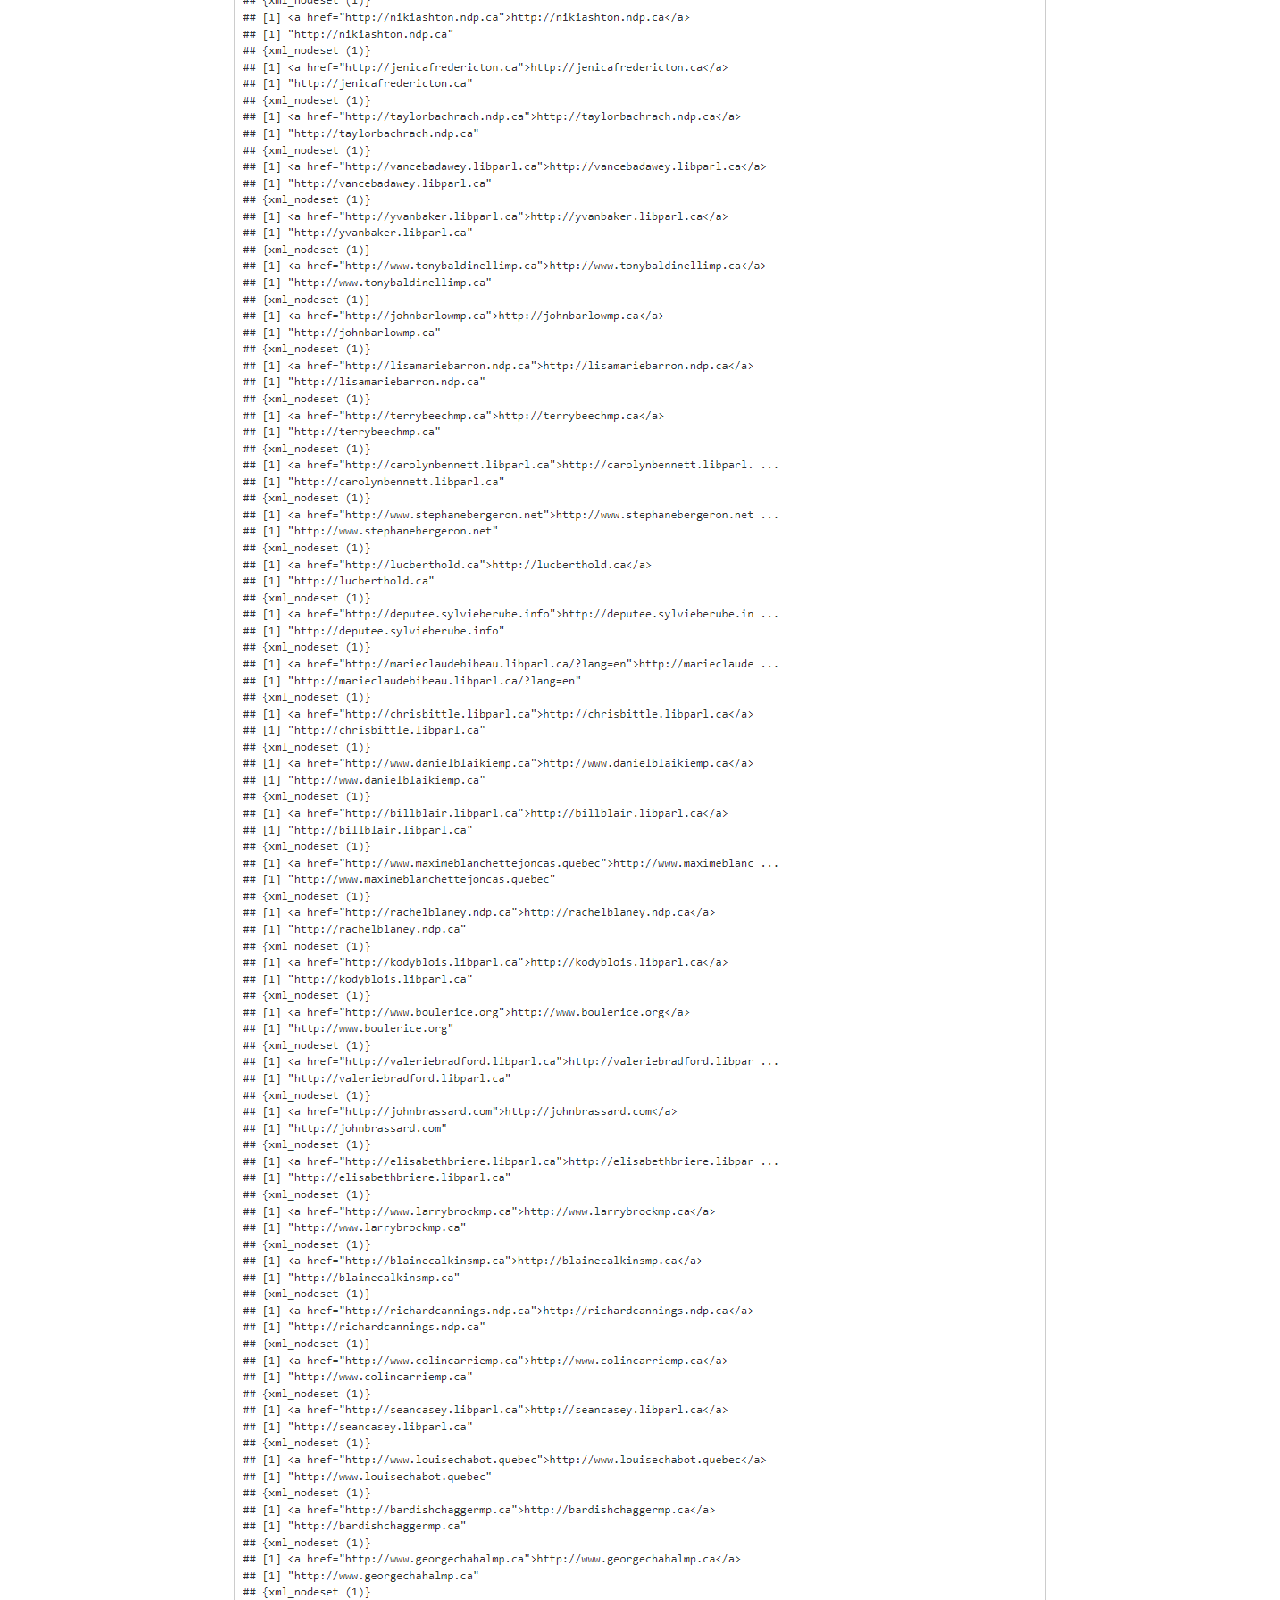
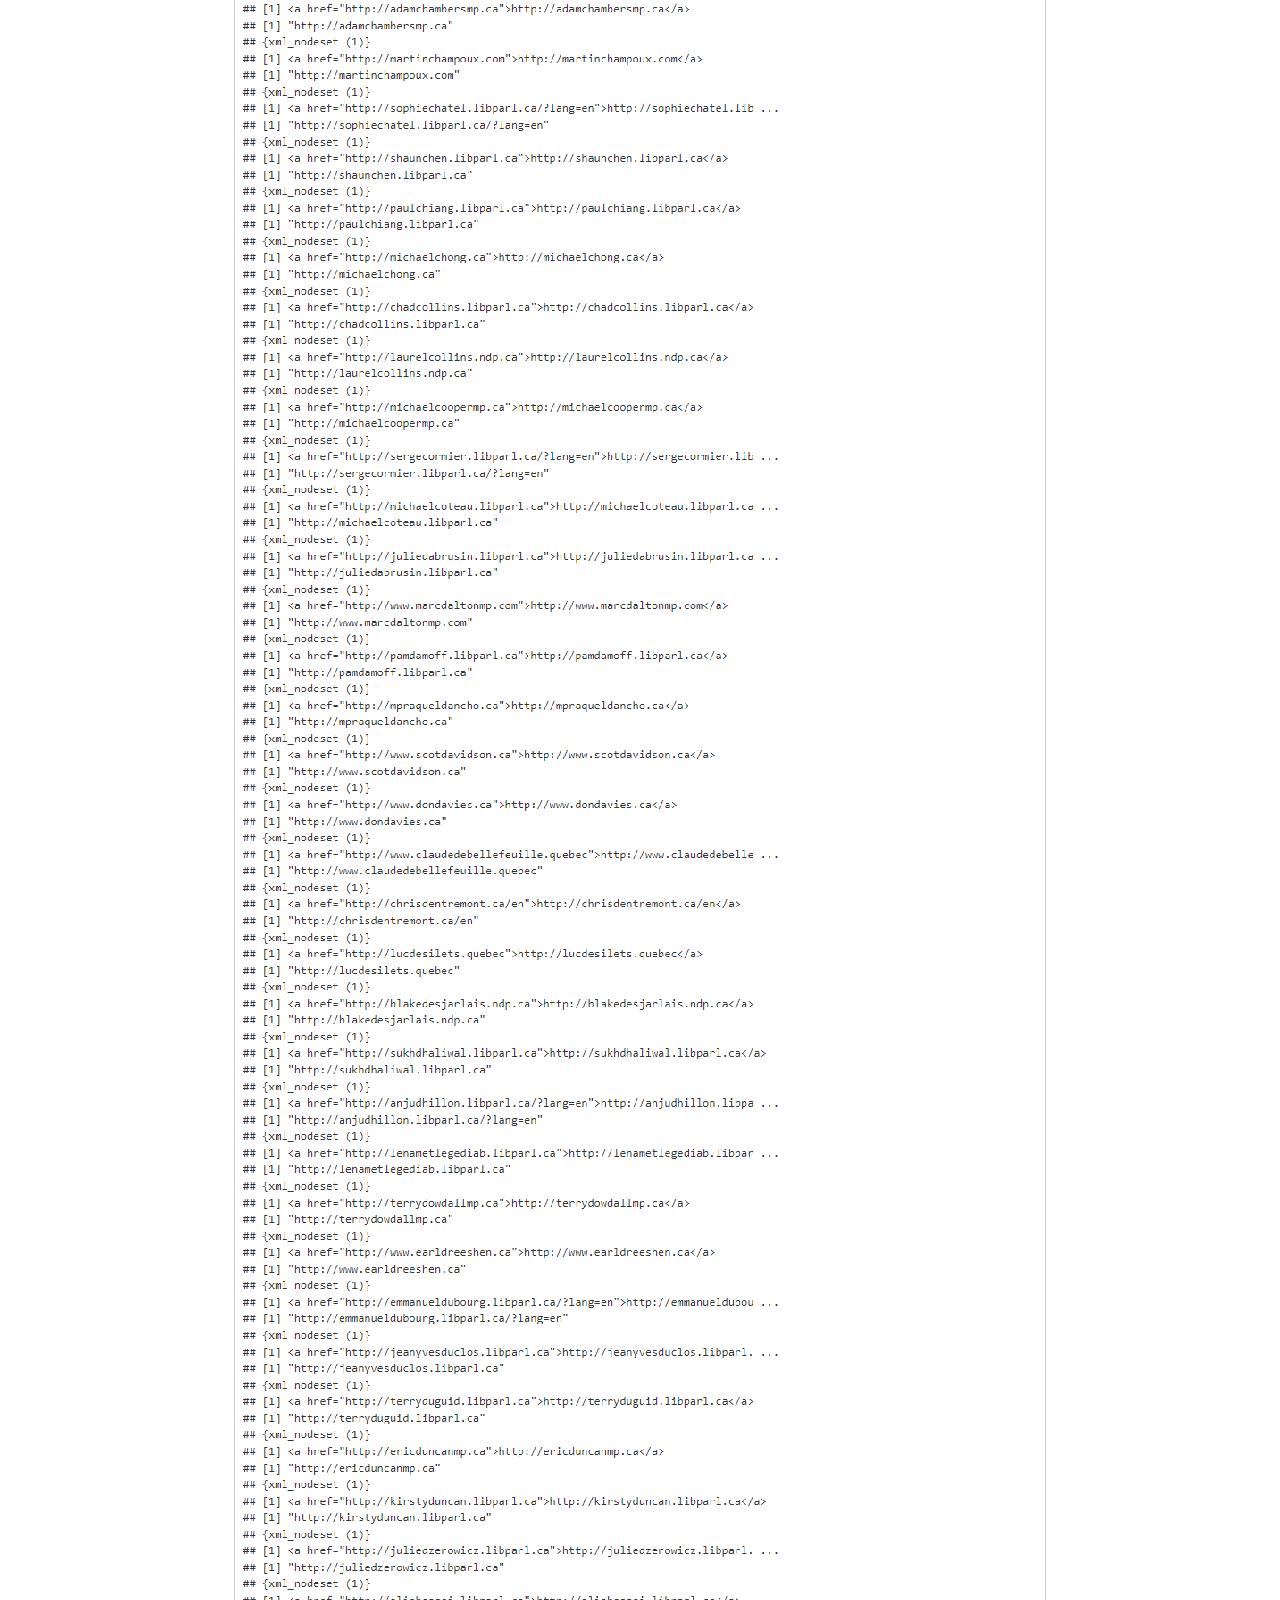
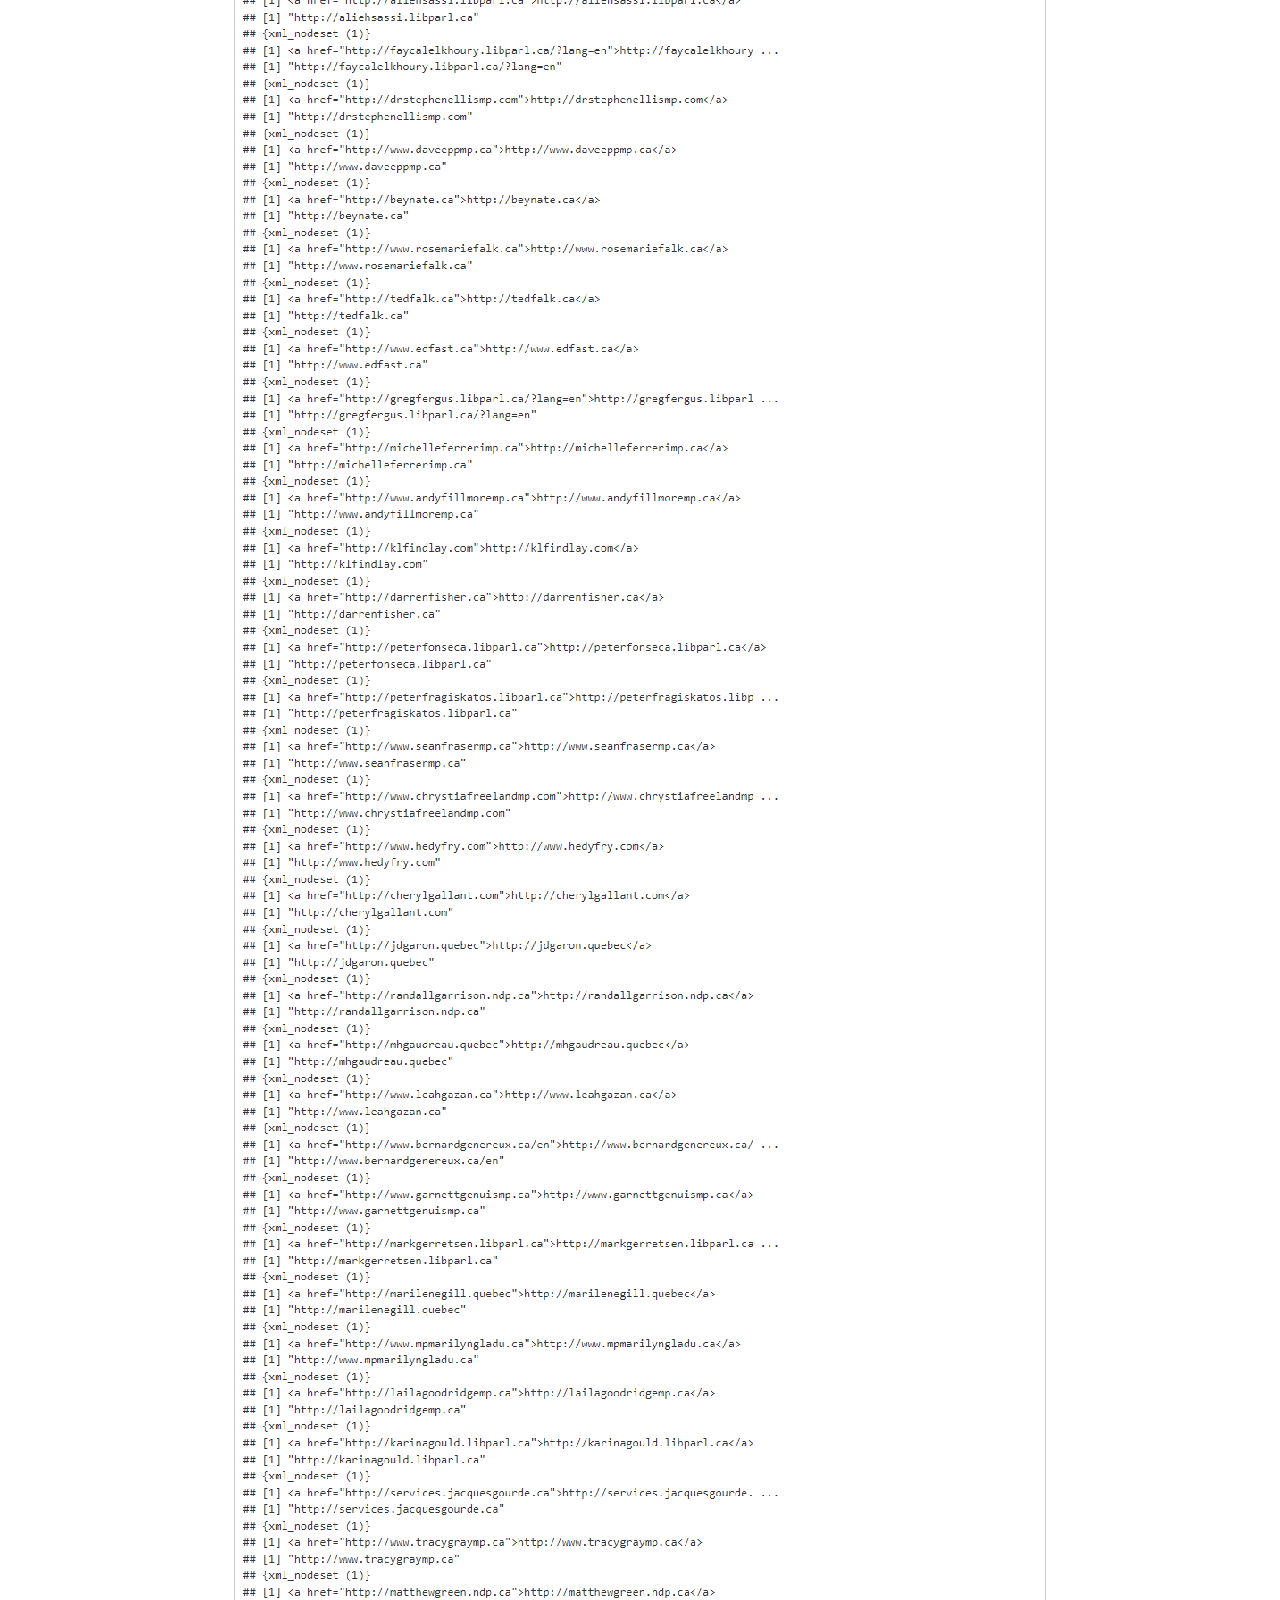
<file: web-scraping-using-r-project-inner.html>
<!DOCTYPE html>
<html lang="en">
<head>
<title>Portfolio</title>
    <meta charset="UTF-8">
    <meta http-equiv="X-UA-Compatible" content="IE=edge">
    <meta name="viewport" content="width=device-width, initial-scale=1.0">
    <link rel="stylesheet" href="https://maxcdn.bootstrapcdn.com/bootstrap/4.5.2/css/bootstrap.min.css"/>
    <link rel="stylesheet" href="css/style.css"/>

</head>
<body>
<nav class="navbar navbar-expand-lg navbar-dark bg-dark">
  <a class="navbar-brand" href="index.html">O. Qisha - Portfolio</a>
  <button class="navbar-toggler" type="button" data-toggle="collapse" data-target="#navbarSupportedContent" aria-controls="navbarSupportedContent" aria-expanded="false" aria-label="Toggle navigation">
    <span class="navbar-toggler-icon"></span>
  </button>

  <div class="collapse navbar-collapse" id="navbarSupportedContent">
    <ul class="navbar-nav mr-auto">
      <li class="nav-item active">
        <a class="nav-link" href="index.html">Home <span class="sr-only">(current)</span></a>
      </li>
      <li class="nav-item">
        <a class="nav-link" href="index.html#about">About</a>
      </li>
      <li class="nav-item dropdown">
        <a class="nav-link dropdown-toggle" href="#" id="navbarDropdown" role="button" data-toggle="dropdown" aria-haspopup="true" aria-expanded="false">
          Projects
        </a>
        <div class="dropdown-menu" aria-labelledby="navbarDropdown">
          <a class="dropdown-item" href="index.html#dataanalysisprojects">Data Analysis</a>
          <div class="dropdown-divider"></div>
          <a class="dropdown-item" href="index.html#webscrapingprojects">Web Scraping</a>
          
        </div>
      </li>
      <li class="nav-item dropdown">
        <a class="nav-link dropdown-toggle" href="#" id="navbarDropdown" role="button" data-toggle="dropdown" aria-haspopup="true" aria-expanded="false">
          Connect
        </a>
        <div class="dropdown-menu" aria-labelledby="navbarDropdown">
          <a class="dropdown-item" href="https://www.linkedin.com/in/uhoudqisha/">Linkedin</a>
          <div class="dropdown-divider"></div>
          <a class="dropdown-item" href="https://github.com/oqeshaaccc/">GitHub</a>
          
        </div>
      </li>
       
    </ul>   
  </div>
</nav><div class="col-md-12">
<br/>
  <div class="row featurette">
    <div class="col-md-7">
      <h3 class="pb-4 mb-4 fst-italic border-bottom">
                Extract the list of Members of Parliament, their Roles and their Contact Information
      </h3>
      
      <a target="_blank" href="https://github.com/oqeshaaccc/scrapingMpMembersInformation_UsingR">GitHub Repository</a>
      |
      <a target="_blank" href="https://www.ourcommons.ca/Members/en/search">Scraping Target</a>
      <br/>
      <p class="lead">This is a project to practice web scraping using R language
        <br/>
        <p>In This Project I Extracted the list of Members of Parliament, their Roles and their Contact Information</p>
        <ul class="ulstyle">
          <li>
            Target of Scraping is: <a target="_blank" href="https://www.ourcommons.ca/Members/en/search">Members Of Parliament</a>
            </li>
          <li>Result of scraping exist in file MPsData2023AfterExtraction.csv on github, an image of it below</li>
          <li>The website also gives a link in the right bottom corner, to download csv file of this list</li>
          <li>I downloaded the file and that was my initial dataset <a target="_blank" href="https://github.com/oqeshaaccc/scrapingMpMembersInformation_UsingR/blob/main/MPsData2023AfterExtraction.csv">Here</a> columns include(first name, last name, city, province,...)</li>
          <li>Direct link to dataset <a target="_blank" href="https://github.com/oqeshaaccc/scrapingMpMembersInformation_UsingR/blob/main/MPsData2023.csv">Here</a></li>
          <li>To scrape each member's role, contact information, I had to loop through the csv file list and scrape each member's page link, scraped his/her information and added them as columns to the dataset.</li>
          <li>Last step was to write the new dataset on a new csv file and export (MPsData2023AfterExtraction.csv)</li>
          <li>Direct link to the result final file <a target="_blank" href="https://github.com/oqeshaaccc/scrapingMpMembersInformation_UsingR/blob/main/MPsData2023AfterExtraction.csv">Here</a></li>
          <li>Code is in the filr named ScrapingAllTheMembersInfoPdfForGithub.pdf</li>
            
            <li>Direct link to pdf file <a target="_blank" href="https://github.com/oqeshaaccc/scrapingMpMembersInformation_UsingR/blob/main/ScrapingAllTheMembersInfoPdfForGithub.pdf">Here</a> </li>
        </ul>
        
      <br/>
          


    </div>
    <div class="col-md-5">
      <!--<svg class="bd-placeholder-img bd-placeholder-img-lg featurette-image img-fluid mx-auto" width="500" height="500" xmlns="http://www.w3.org/2000/svg" role="img" aria-label="Placeholder: 500x500" preserveAspectRatio="xMidYMid slice" focusable="false"><title>Placeholder</title><rect width="100%" height="100%" fill="var(--bs-secondary-bg)"></rect><text x="50%" y="50%" fill="var(--bs-secondary-color)" dy=".3em">500x500</text></svg>
      !--><img src="images/Rscraping.jpg" class="col-md-12"/>
    </div>
     
    
  </div>
  <br/>
  <img src="images/WebScrapingUsingR-scrapingMoreInfoPNG.png" class="col-md-12"/>
  <br/>
  <a href="#" class="backtohomebutton">Back to the top</a>
</div>


<footer class="py-3 my-4">
    <ul class="nav justify-content-center border-bottom pb-3 mb-3">
      <li class="nav-item"><a href="index.html" class="nav-link px-2 text-body-secondary">Home</a></li>
      <li class="nav-item"><a href="index.html#dataanalysisprojects" class="nav-link px-2 text-body-secondary">Projects</a></li>
      <li class="nav-item"><a href="index.html#about" class="nav-link px-2 text-body-secondary">About</a></li>
    </ul>
    <p class="text-center text-body-secondary">© O.Qisha. Portfolio</p>
  </footer>


    <script src="https://ajax.googleapis.com/ajax/libs/jquery/3.5.1/jquery.min.js"></script>
    <script src="https://maxcdn.bootstrapcdn.com/bootstrap/4.5.2/js/bootstrap.min.js"></script>    
</body>
</html>
</file>
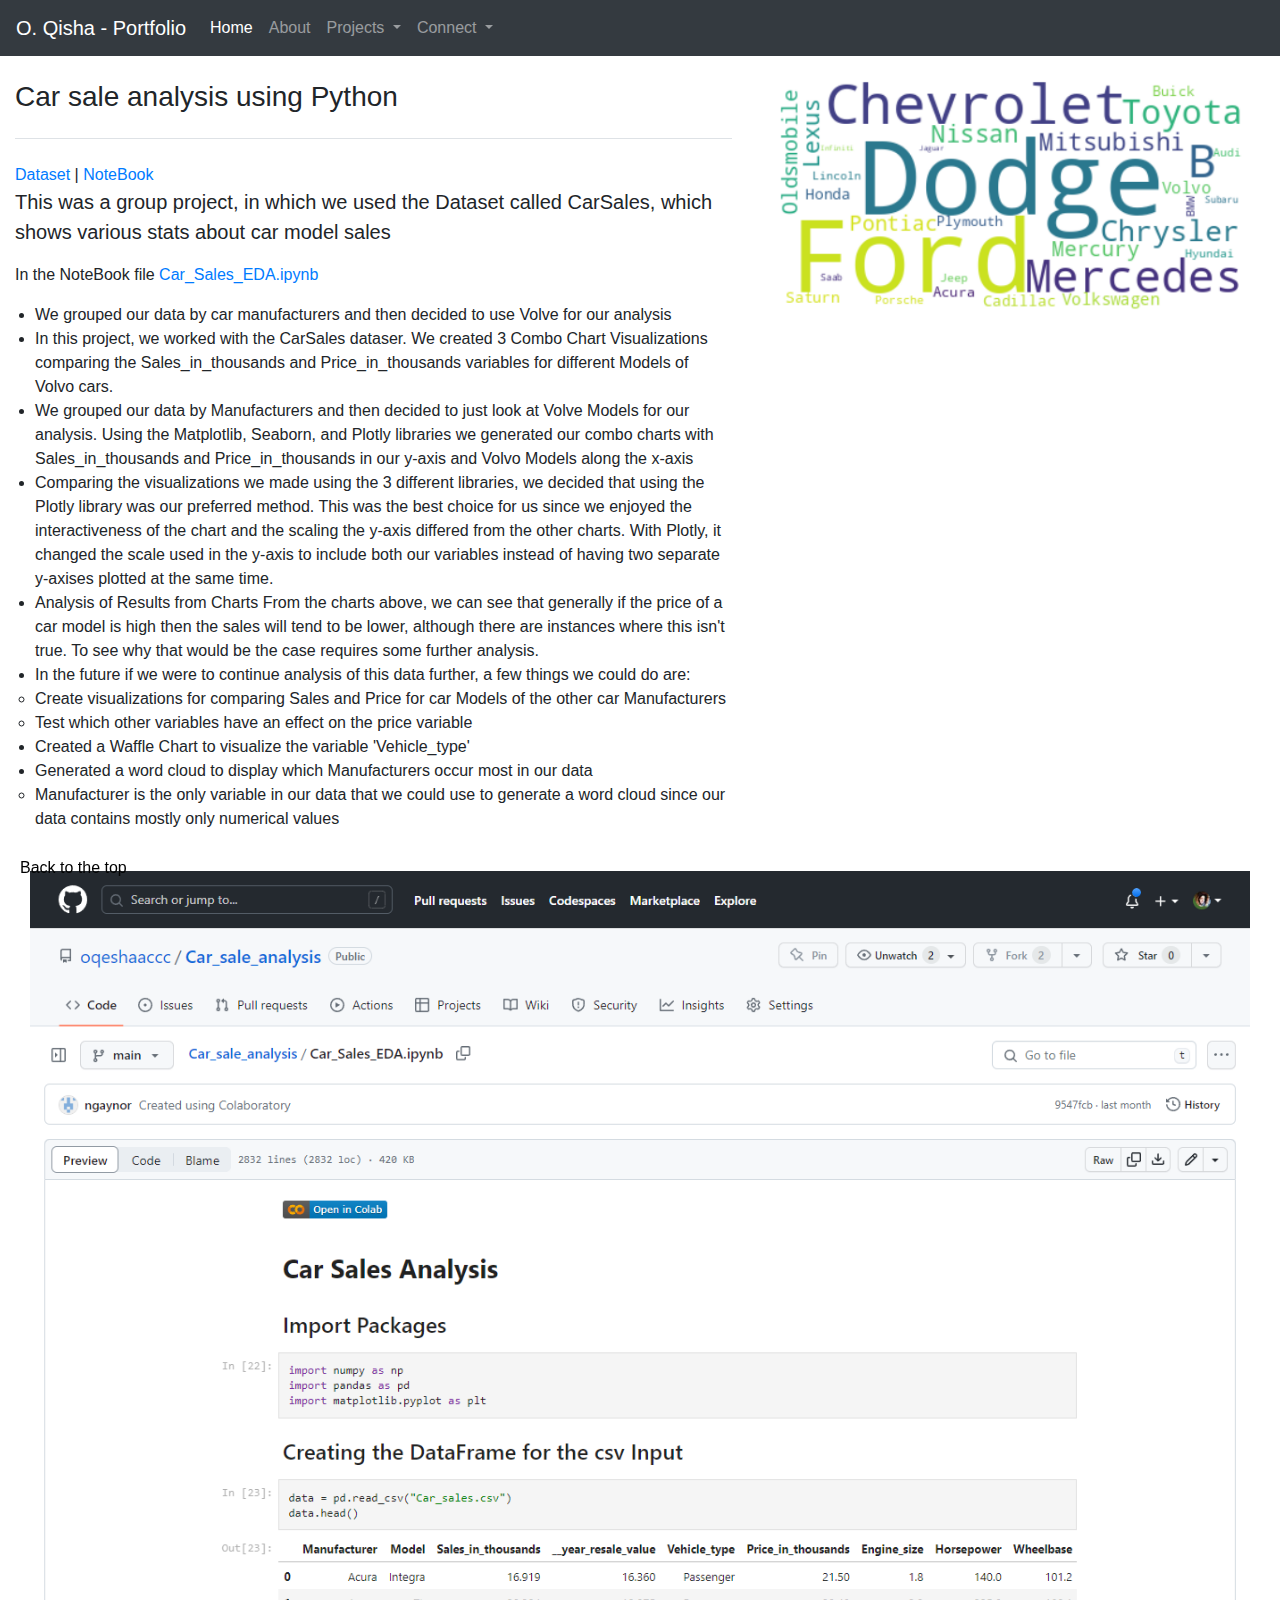
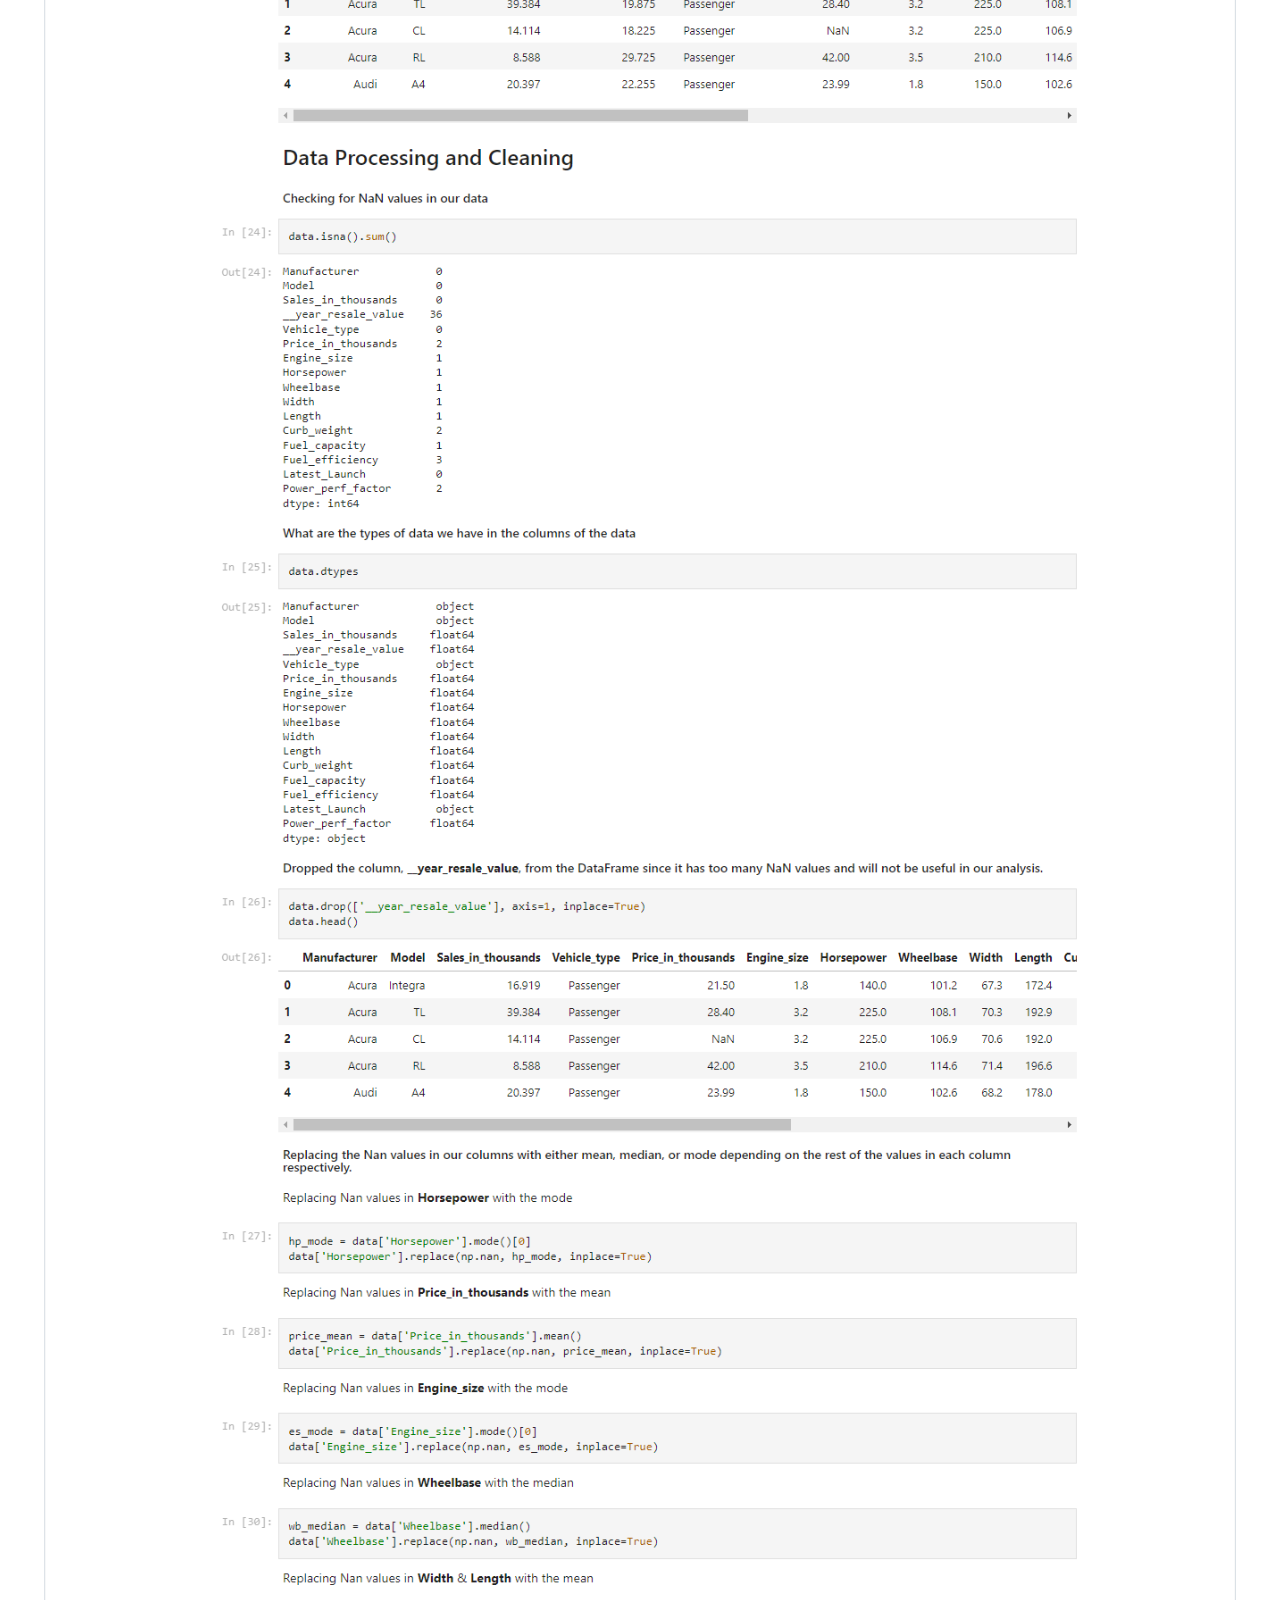
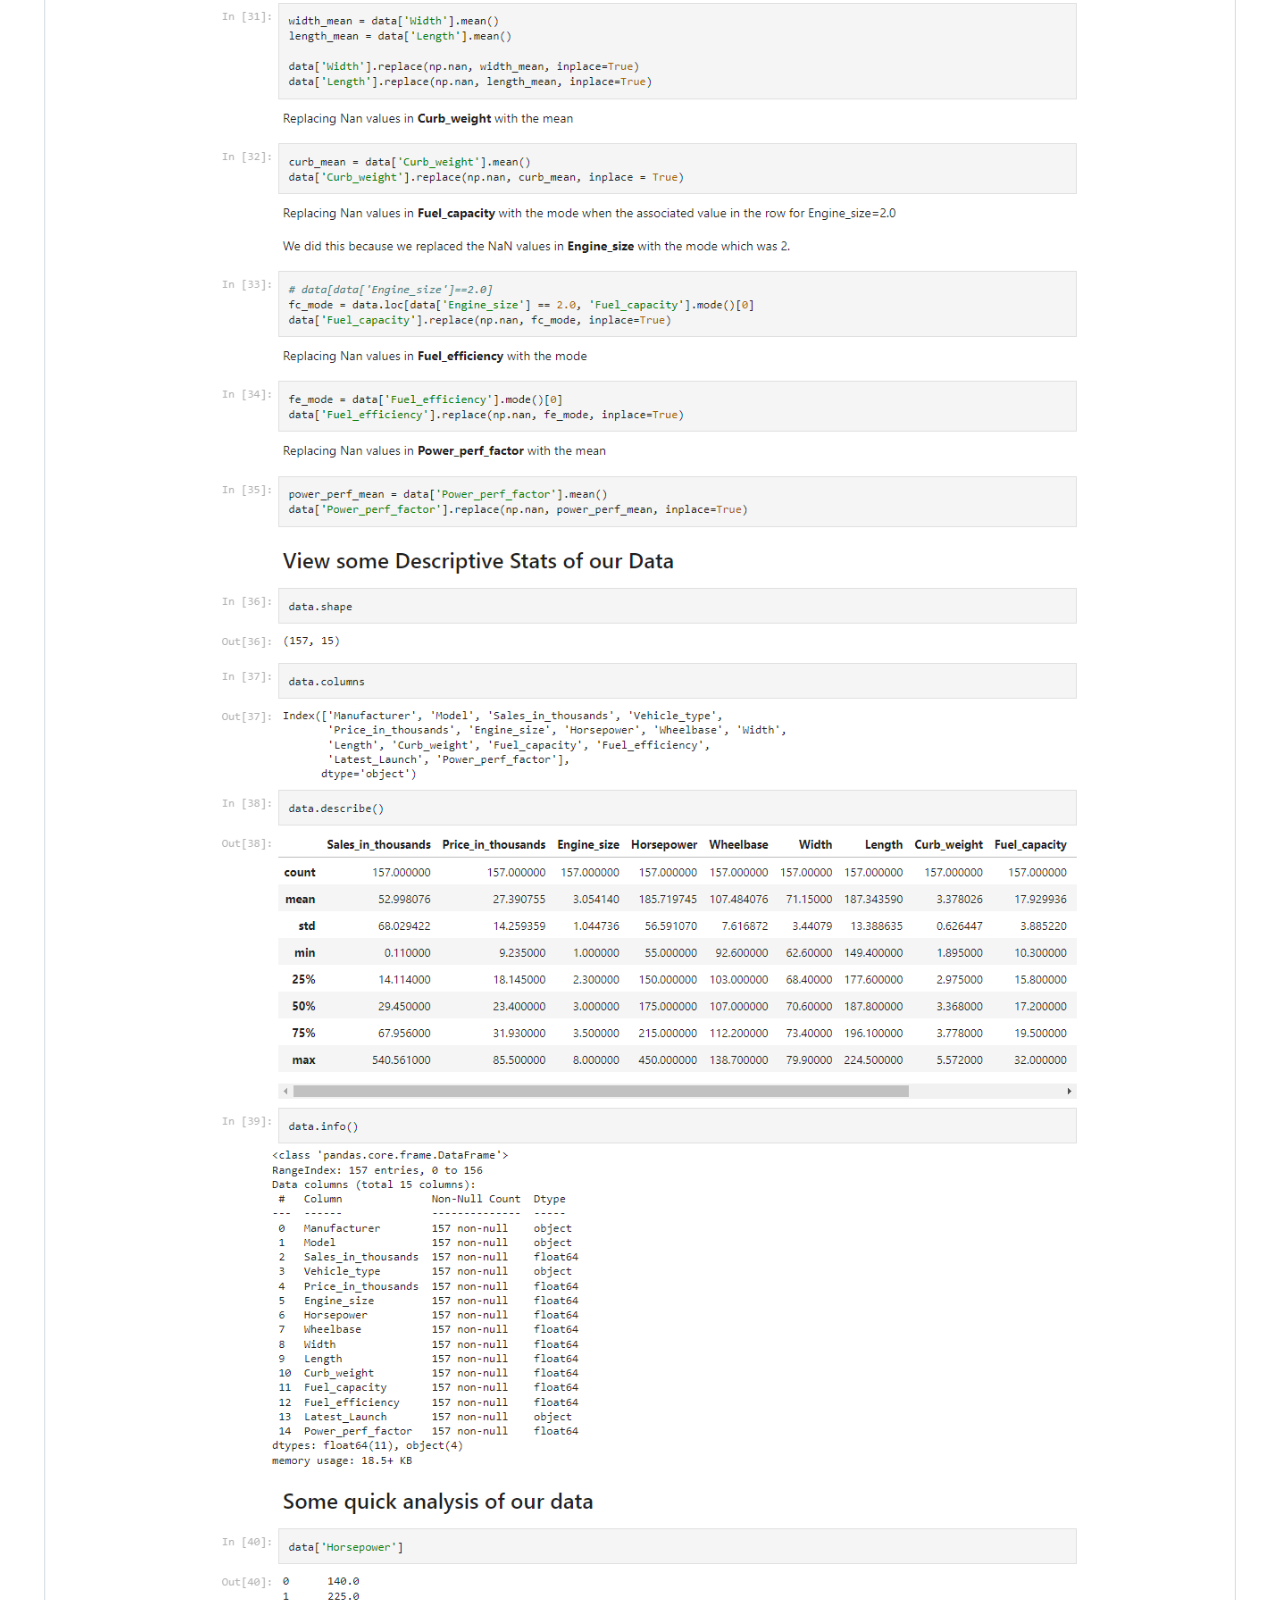
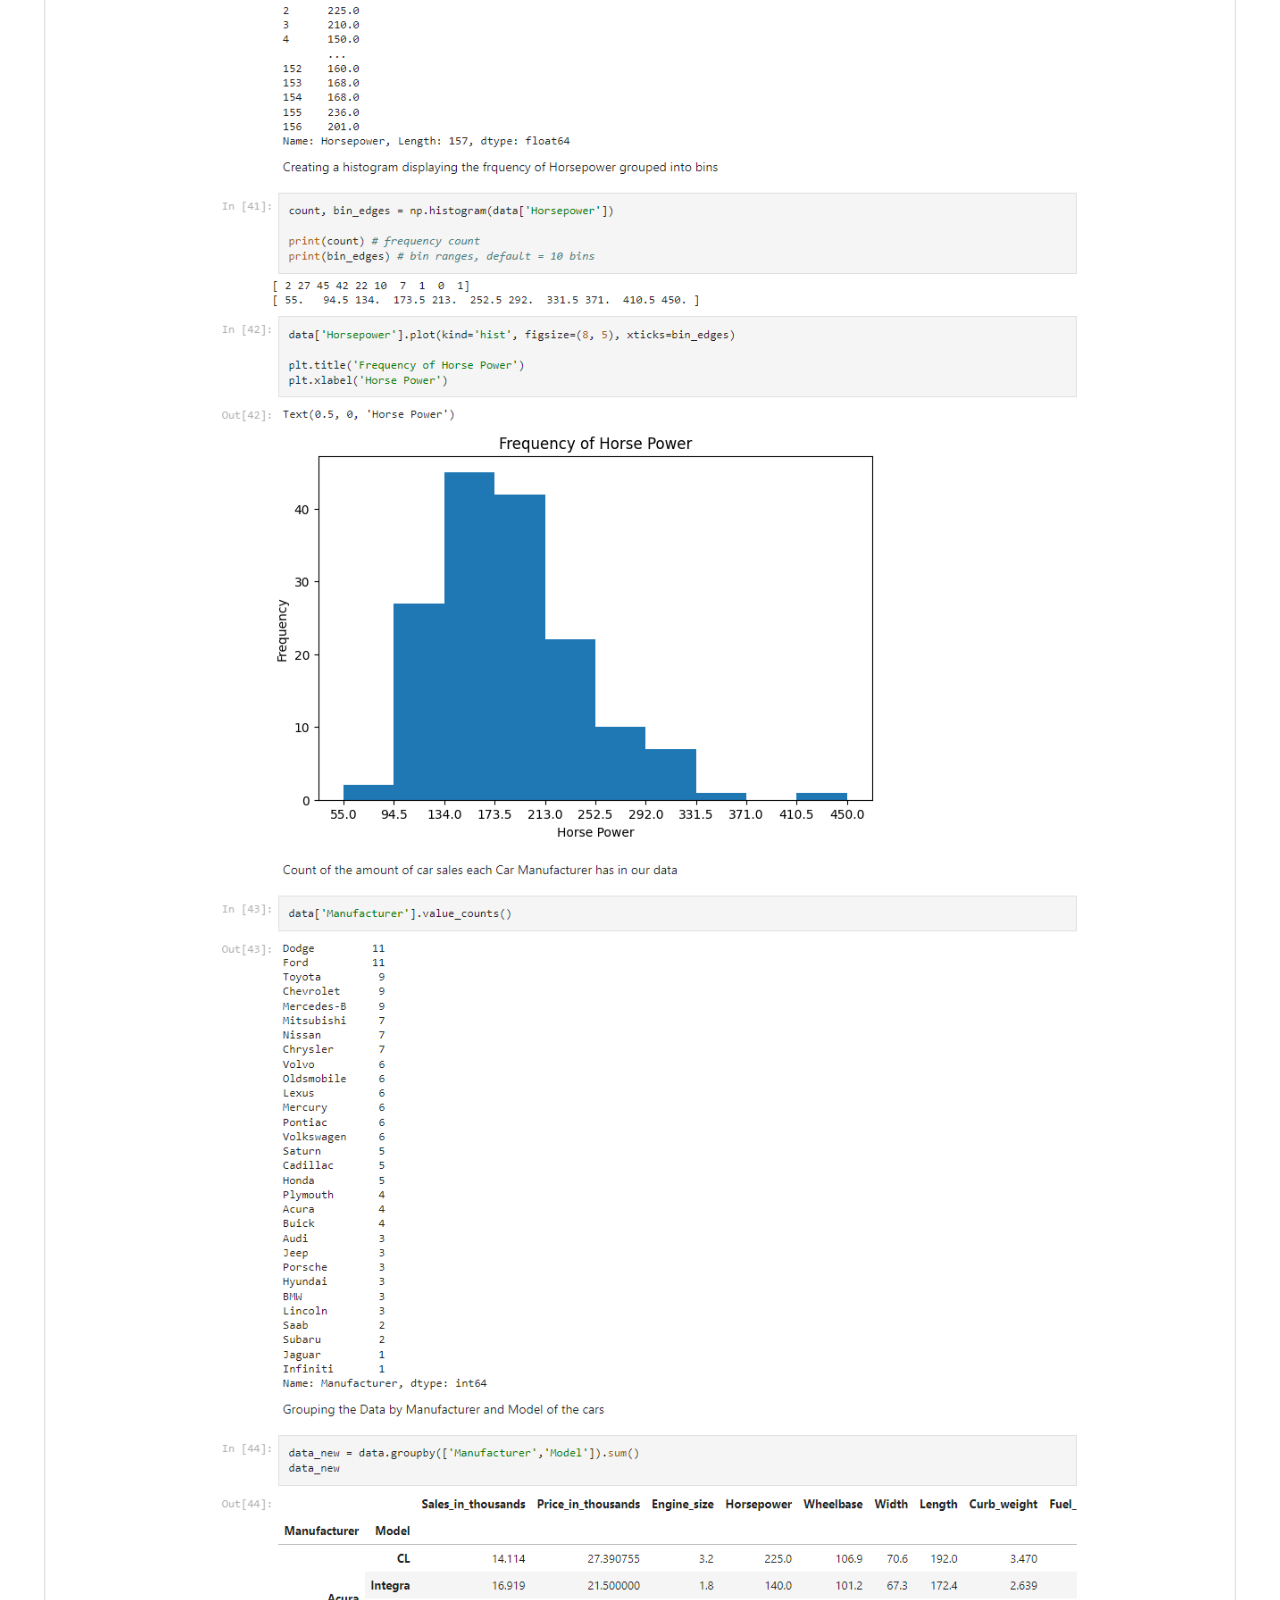
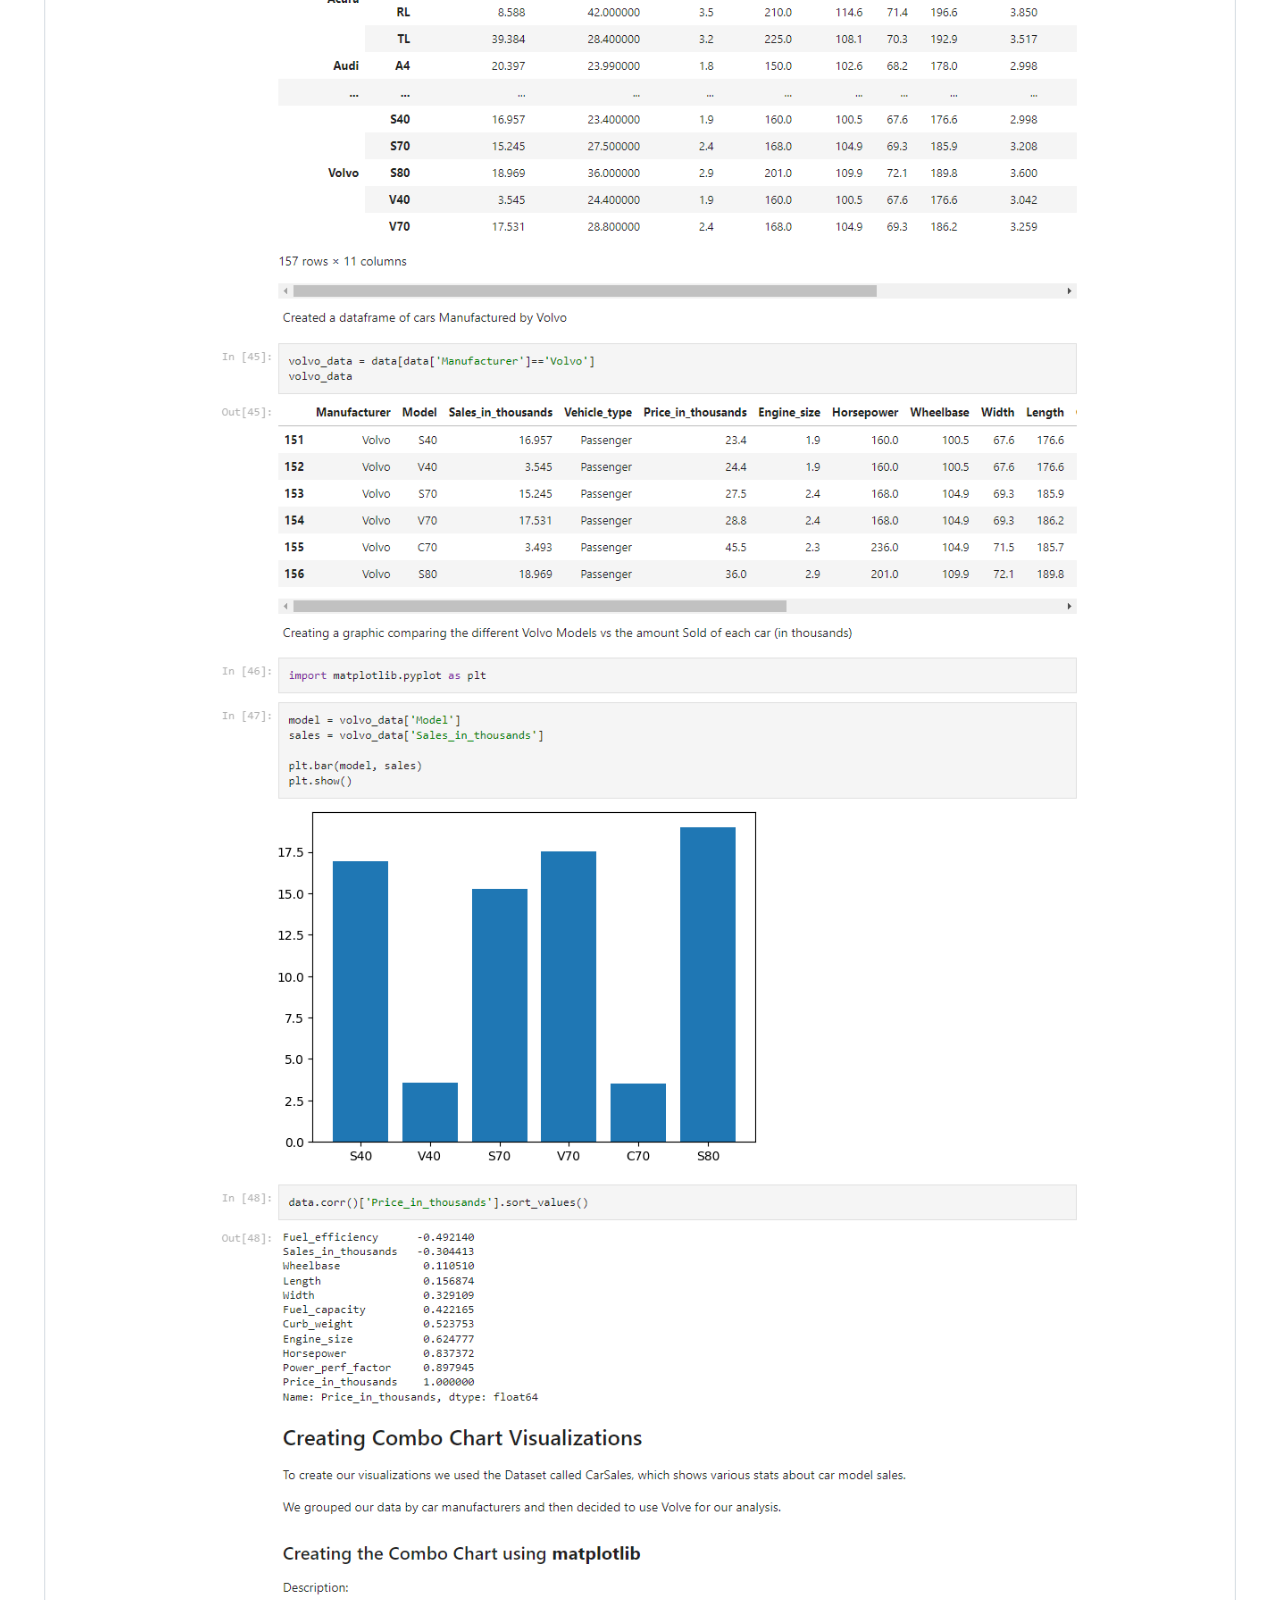
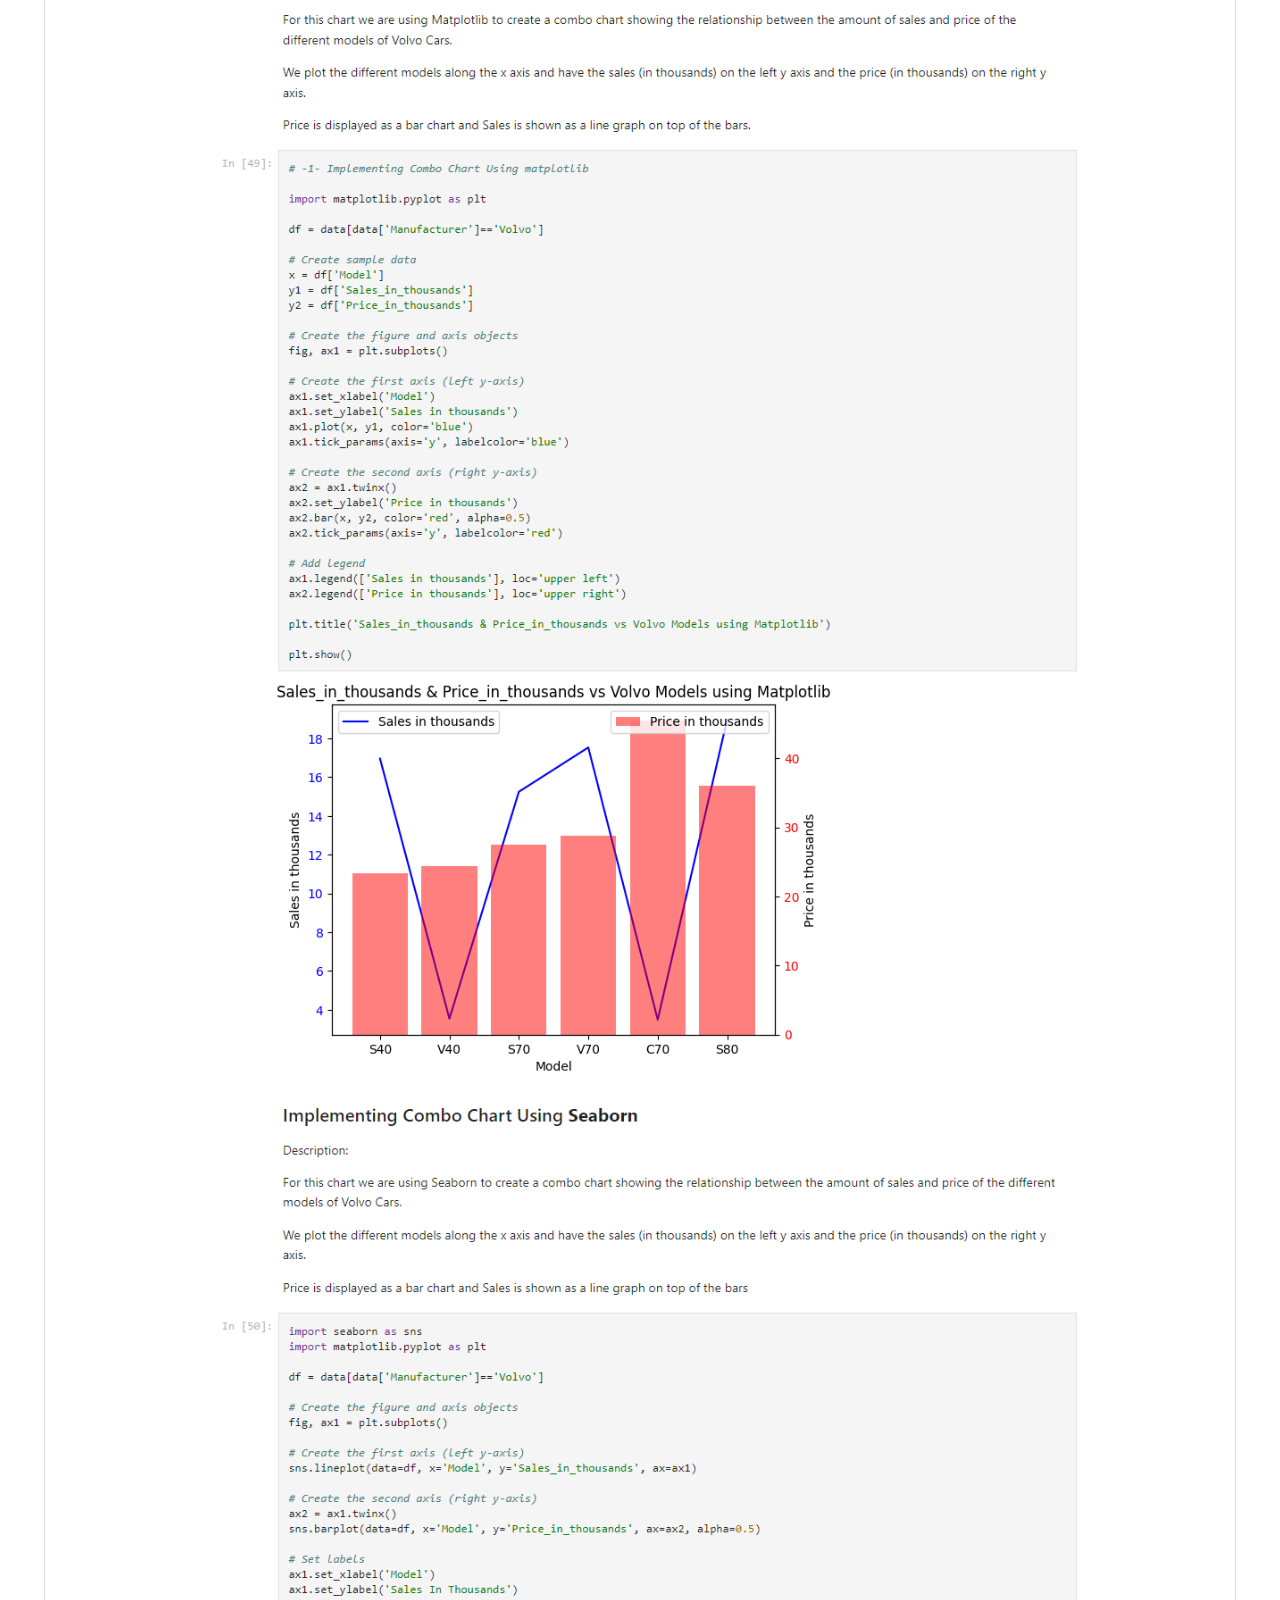
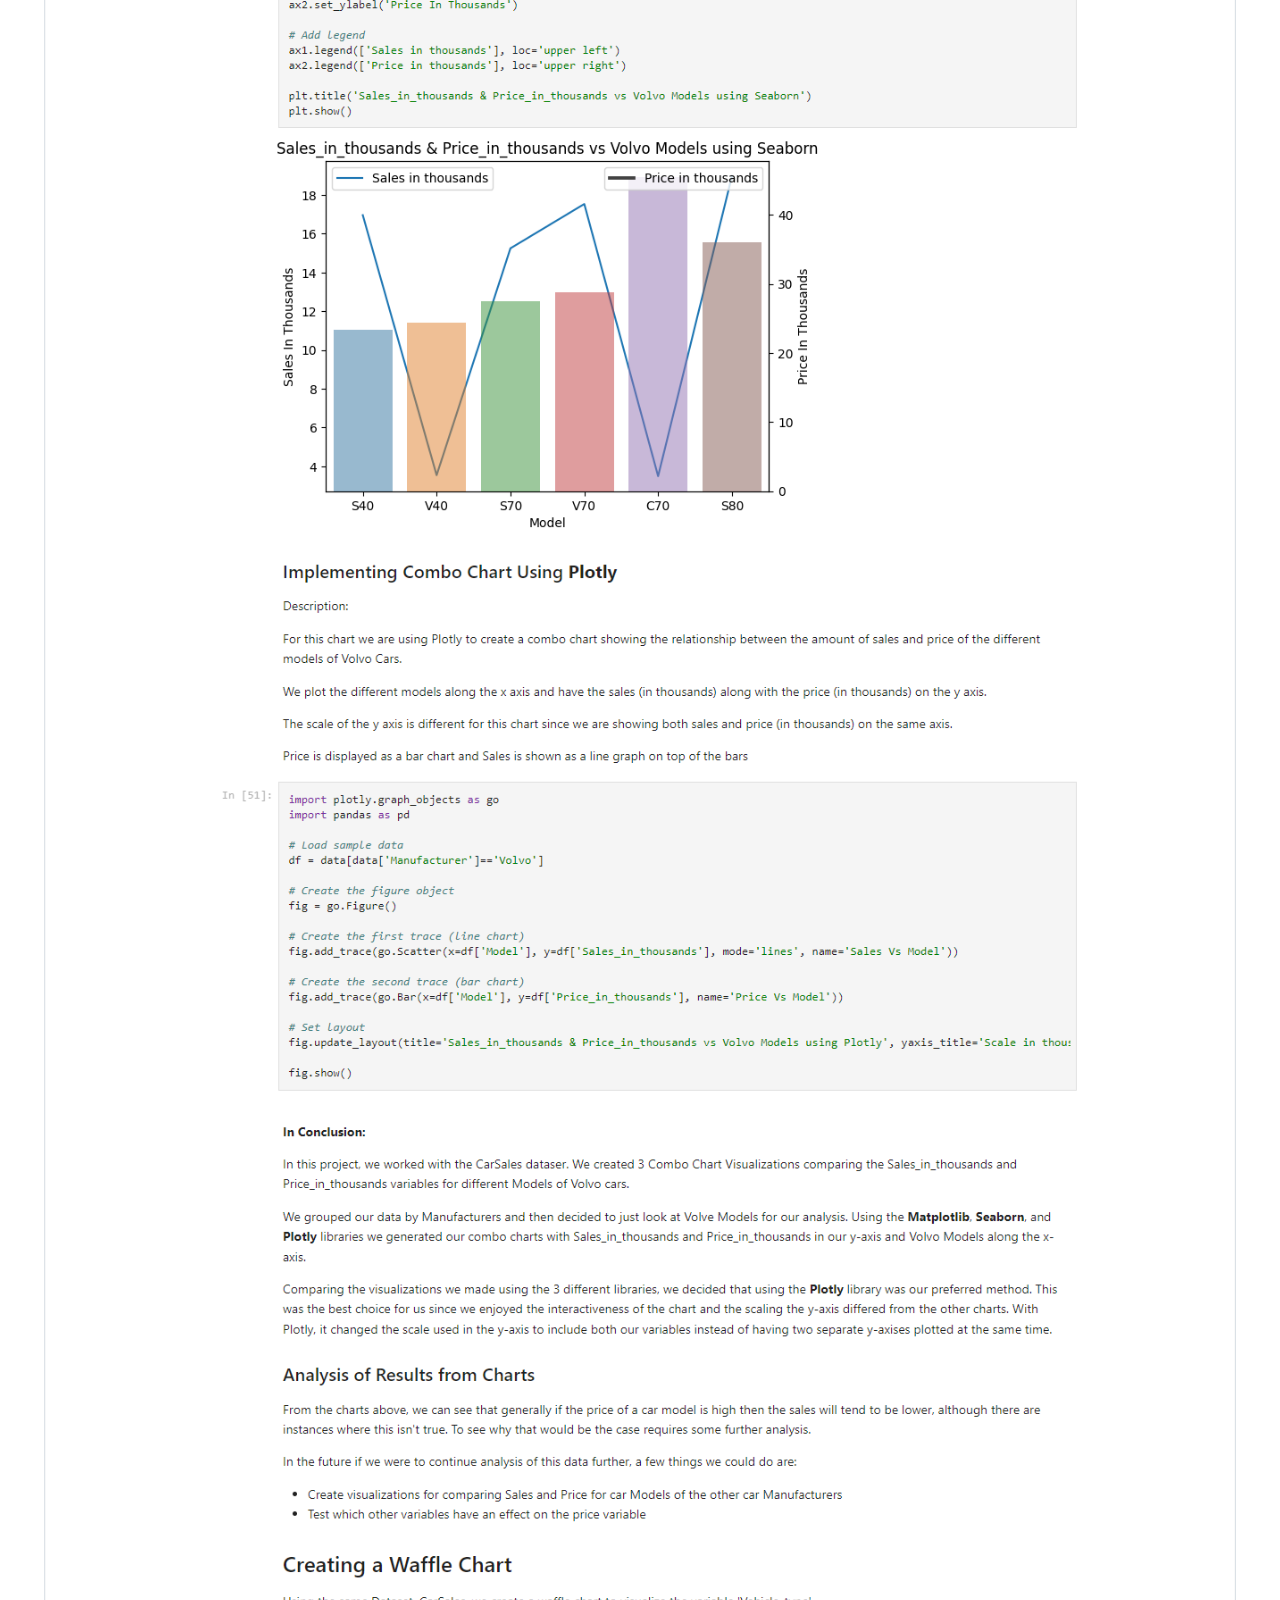
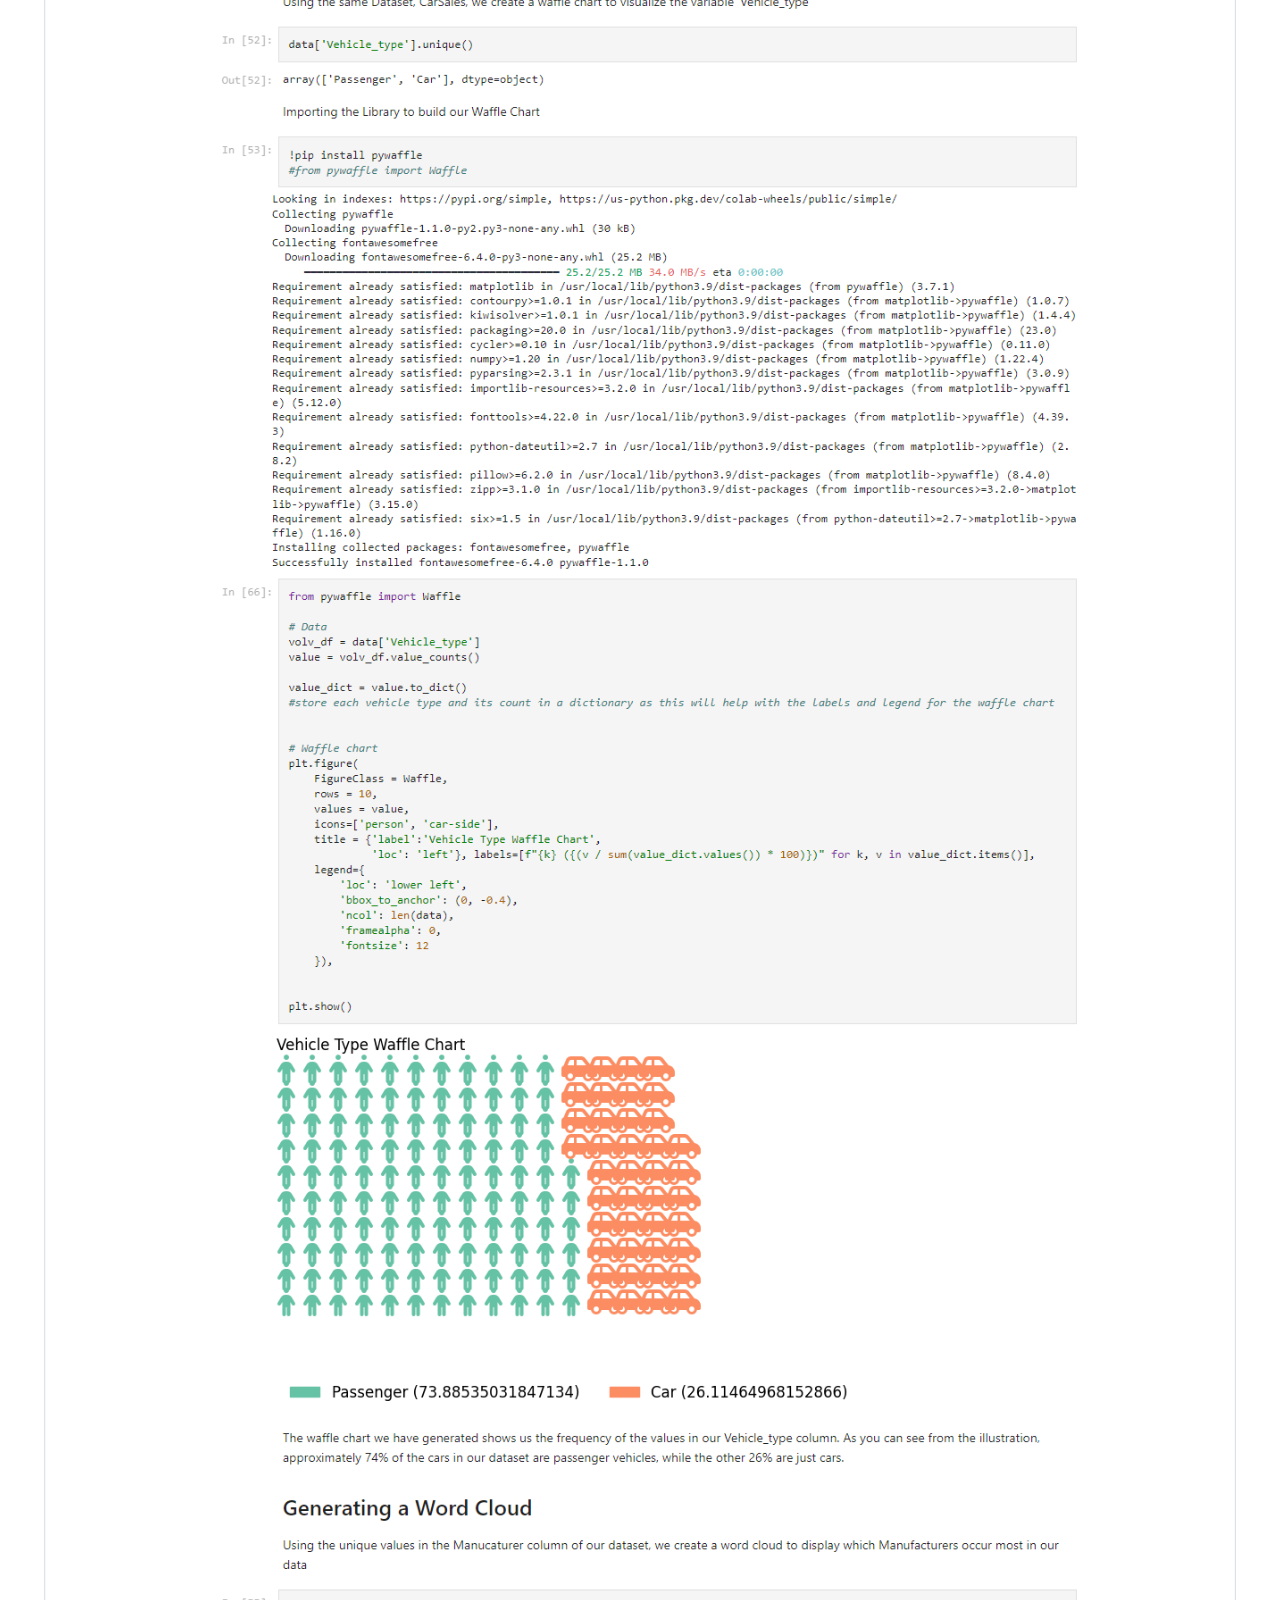
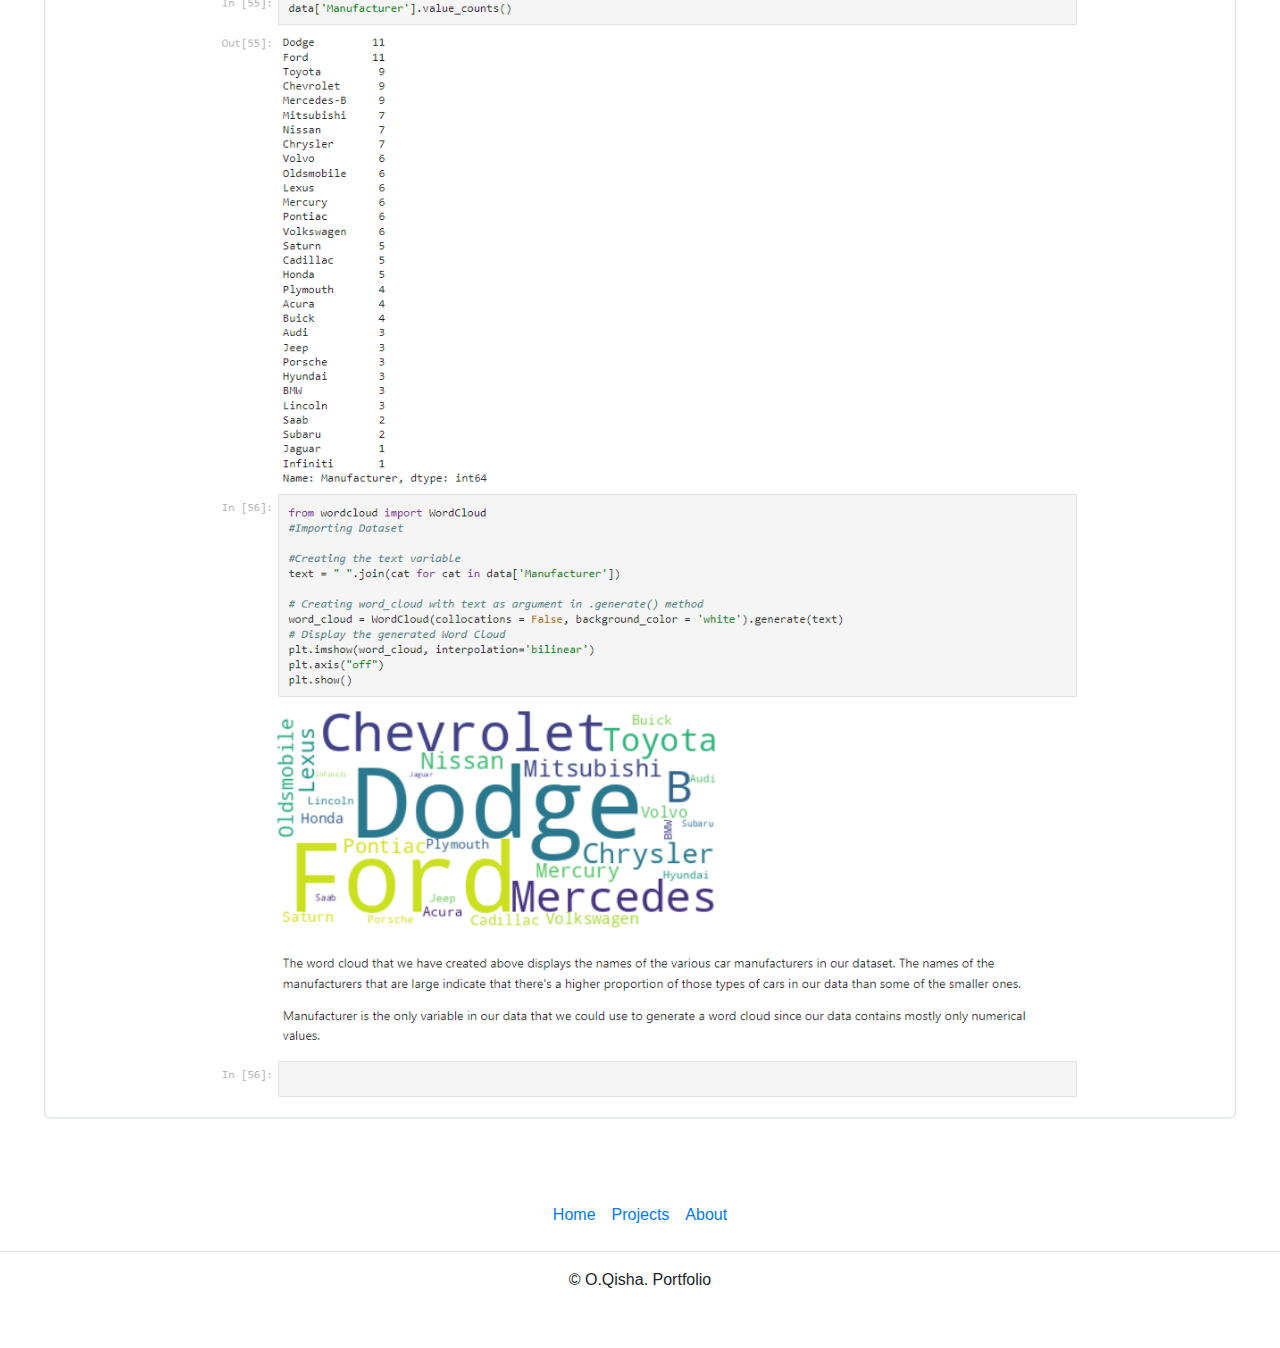
<file: with-python-visualization.html>
<!DOCTYPE html>
<html lang="en">
<head>
<title>Portfolio</title>
    <meta charset="UTF-8">
    <meta http-equiv="X-UA-Compatible" content="IE=edge">
    <meta name="viewport" content="width=device-width, initial-scale=1.0">
    <link rel="stylesheet" href="https://maxcdn.bootstrapcdn.com/bootstrap/4.5.2/css/bootstrap.min.css"/>
    <link rel="stylesheet" href="css/style.css"/>

</head>
<body>
<nav class="navbar navbar-expand-lg navbar-dark bg-dark">
  <a class="navbar-brand" href="index.html">O. Qisha - Portfolio</a>
  <button class="navbar-toggler" type="button" data-toggle="collapse" data-target="#navbarSupportedContent" aria-controls="navbarSupportedContent" aria-expanded="false" aria-label="Toggle navigation">
    <span class="navbar-toggler-icon"></span>
  </button>

  <div class="collapse navbar-collapse" id="navbarSupportedContent">
    <ul class="navbar-nav mr-auto">
      <li class="nav-item active">
        <a class="nav-link" href="index.html">Home <span class="sr-only">(current)</span></a>
      </li>
      <li class="nav-item">
        <a class="nav-link" href="index.html#about">About</a>
      </li>
      <li class="nav-item dropdown">
        <a class="nav-link dropdown-toggle" href="#" id="navbarDropdown" role="button" data-toggle="dropdown" aria-haspopup="true" aria-expanded="false">
          Projects
        </a>
        <div class="dropdown-menu" aria-labelledby="navbarDropdown">
          <a class="dropdown-item" href="index.html#dataanalysisprojects">Data Analysis</a>
          <div class="dropdown-divider"></div>
          <a class="dropdown-item" href="index.html#webscrapingprojects">Web Scraping</a>
          
        </div>
      </li>
      <li class="nav-item dropdown">
        <a class="nav-link dropdown-toggle" href="#" id="navbarDropdown" role="button" data-toggle="dropdown" aria-haspopup="true" aria-expanded="false">
          Connect
        </a>
        <div class="dropdown-menu" aria-labelledby="navbarDropdown">
          <a class="dropdown-item" href="https://www.linkedin.com/in/uhoudqisha/">Linkedin</a>
          <div class="dropdown-divider"></div>
          <a class="dropdown-item" href="https://github.com/oqeshaaccc/">GitHub</a>
          
        </div>
      </li>
       
    </ul>   
  </div>
</nav><div class="col-md-12">
<br/>
  <div class="row featurette">
    <div class="col-md-7">
      <h3 class="pb-4 mb-4 fst-italic border-bottom">
        Car sale analysis using Python
      </h3>
      <a target="_blank" href="https://github.com/oqeshaaccc/Car_sale_analysis/blob/main/Car_sales.csv">Dataset</a>
      |
      <a target="_blank" href="https://github.com/oqeshaaccc/Car_sale_analysis/blob/main/Car_Sales_EDA.ipynb">NoteBook</a>
      <br/>
      <p class="lead">This was a group project, in which we used the Dataset called CarSales, which shows various stats about car model sales
        <br/>
        
        
      <p>In the NoteBook file <a href="https://github.com/oqeshaaccc/Car_sale_analysis/blob/main/Car_Sales_EDA.ipynb" target="bl
        ">Car_Sales_EDA.ipynb</a></p>
        <ul class="ulstyle">
          <li>We grouped our data by car manufacturers and then decided to use Volve for our analysis</li>
          <li>In this project, we worked with the CarSales dataser. We created 3 Combo Chart Visualizations comparing the Sales_in_thousands and Price_in_thousands variables for different Models of Volvo cars.</li>
          <li>We grouped our data by Manufacturers and then decided to just look at Volve Models for our analysis. Using the Matplotlib, Seaborn, and Plotly libraries we generated our combo charts with Sales_in_thousands and Price_in_thousands in our y-axis and Volvo Models along the x-axis</li>
          <li>Comparing the visualizations we made using the 3 different libraries, we decided that using the Plotly library was our preferred method. This was the best choice for us since we enjoyed the interactiveness of the chart and the scaling the y-axis differed from the other charts. With Plotly, it changed the scale used in the y-axis to include both our variables instead of having two separate y-axises plotted at the same time.</li>
          <li>Analysis of Results from Charts From the charts above, we can see that generally if the price of a car model is high then the sales will tend to be lower, although there are instances where this isn't true. To see why that would be the case requires some further analysis.</li>
          <li>In the future if we were to continue analysis of this data further, a few things we could do are:
            <br/>
      
           
            <ul>
              <li>Create visualizations for comparing Sales and Price for car Models of the other car Manufacturers</li>
               <li>Test which other variables have an effect on the price variable</li>
            </ul>
            
          </li>
          <li>
            Created a Waffle Chart to visualize the variable 'Vehicle_type'
          </li>
          <li>
            Generated a word cloud to display which Manufacturers occur most in our data <br/>
          <ul><li>Manufacturer is the only variable in our data that we could use to generate a word cloud since our data contains mostly only numerical values</li></ul>
          </li>

        
        
        </ul>

   

        
    </div>
    <div class="col-md-5">
      <!--<svg class="bd-placeholder-img bd-placeholder-img-lg featurette-image img-fluid mx-auto" width="500" height="500" xmlns="http://www.w3.org/2000/svg" role="img" aria-label="Placeholder: 500x500" preserveAspectRatio="xMidYMid slice" focusable="false"><title>Placeholder</title><rect width="100%" height="100%" fill="var(--bs-secondary-bg)"></rect><text x="50%" y="50%" fill="var(--bs-secondary-color)" dy=".3em">500x500</text></svg>
      !--><img src="images/withPythonVisualization2.png" class="col-md-12"/>
    </div>

    
  </div>
  <br/>
  <img src="images/withPythonVisualizationBigImage.png" class="col-md-12"/>
  <br/>
    <a href="#" class="backtohomebutton">Back to the top</a>
</div>



<footer class="py-3 my-4">
    <ul class="nav justify-content-center border-bottom pb-3 mb-3">
      <li class="nav-item"><a href="index.html" class="nav-link px-2 text-body-secondary">Home</a></li>
      <li class="nav-item"><a href="index.html#dataanalysisprojects" class="nav-link px-2 text-body-secondary">Projects</a></li>
      <li class="nav-item"><a href="index.html#about" class="nav-link px-2 text-body-secondary">About</a></li>
    </ul>
    <p class="text-center text-body-secondary">© O.Qisha. Portfolio</p>
  </footer>


    <script src="https://ajax.googleapis.com/ajax/libs/jquery/3.5.1/jquery.min.js"></script>
    <script src="https://maxcdn.bootstrapcdn.com/bootstrap/4.5.2/js/bootstrap.min.js"></script>    
</body>
</html>
</file>
<file: css/style.css>
html {
  scroll-behavior: smooth;
}


*{
    margin: 0;
    padding: 0;
    box-sizing: border-box;
}

.carousel-item img{
    width: 100%;
    height: 95vh;
}

.hide {
    display: none;
  }
      
  .myImg:hover + .hide {
    display: block;
    color: red;
    position: relative;
  }

  .bottom-right {
    position: absolute;
    bottom: 8px;
    right: 16px;
  }

  .projectTitle h5{
    text-align: left;
    text-wrap: balance;
    padding-top:10px
  }

  .ulstyle{
    padding-left:20px
  }

  .black{
    color: white;
    background-color: black;
    opacity: .5;
  }

  .carousel-item img{
    width: 100%;
    height: auto;
   
  }

  .backtohomebutton{
    position: fixed;
  left: 20px;
  bottom: 20px;
  margin: 0;
  color: black

  }
</file>
